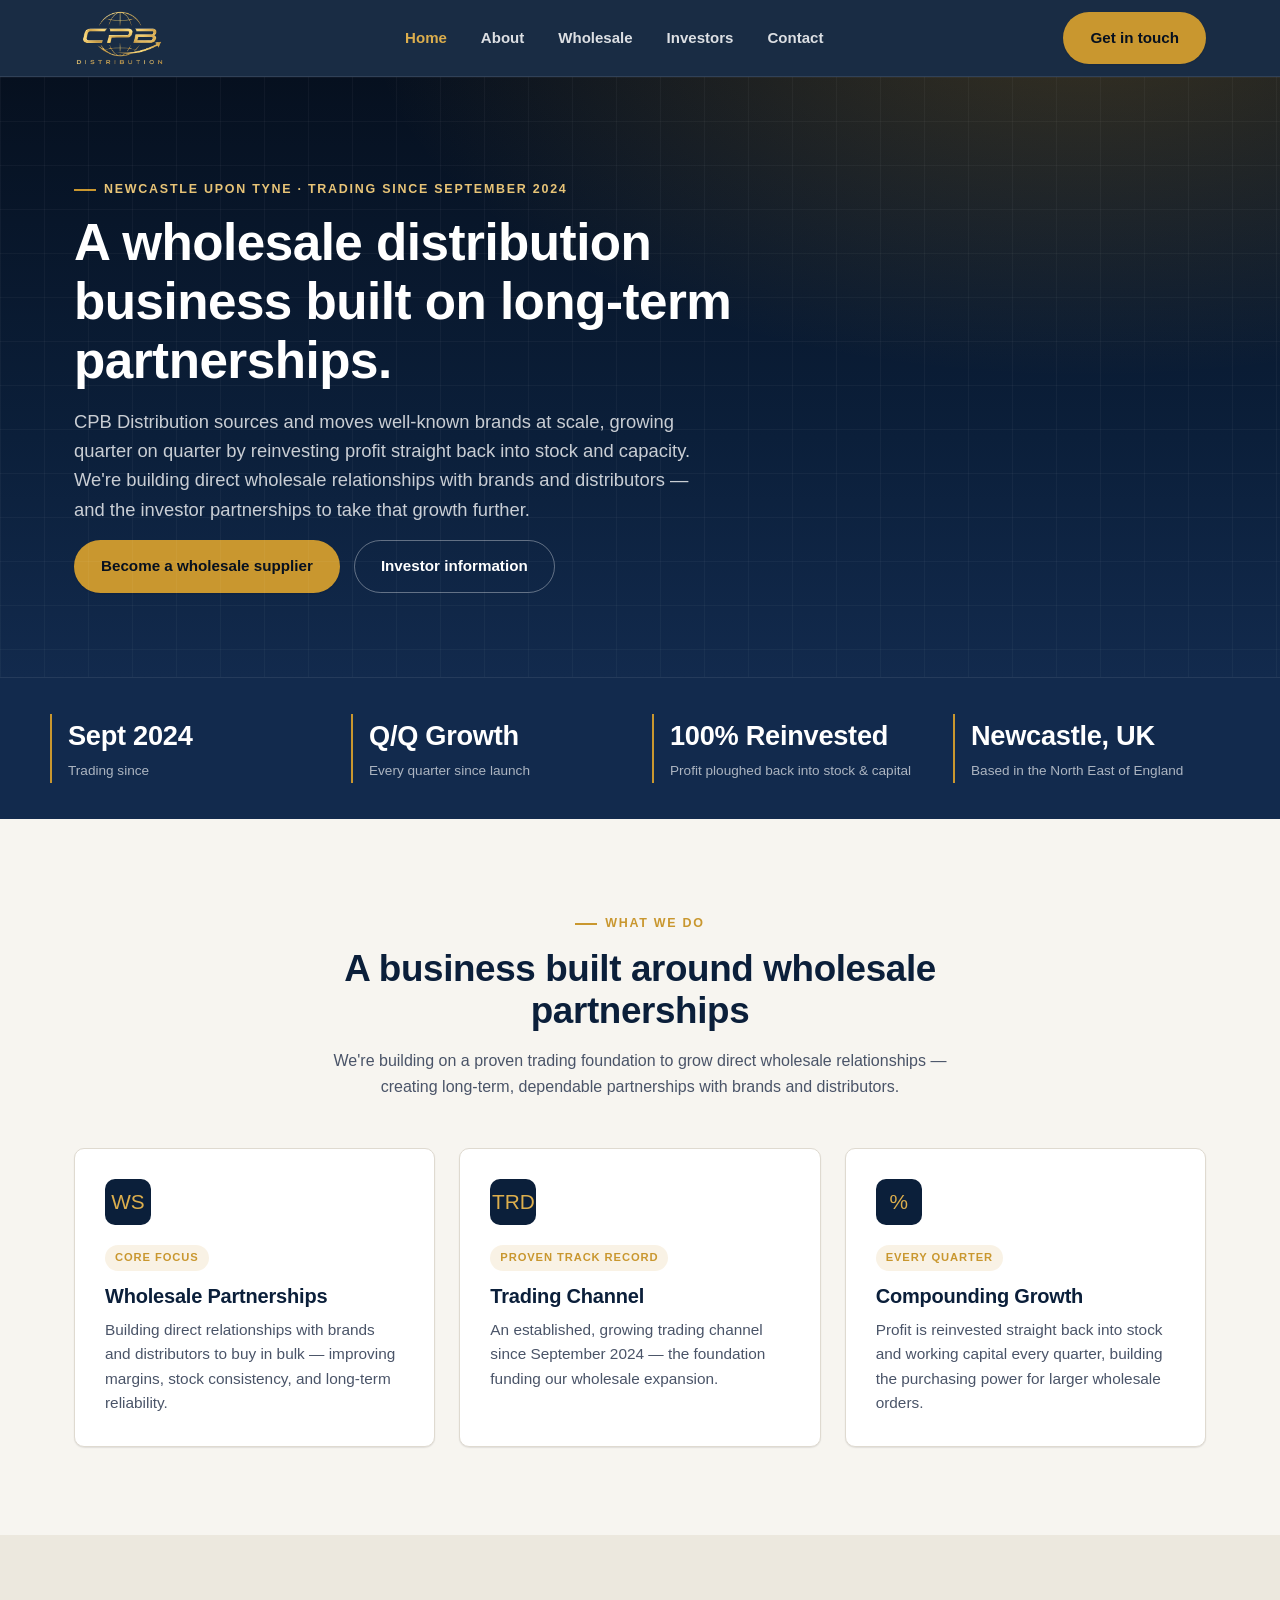
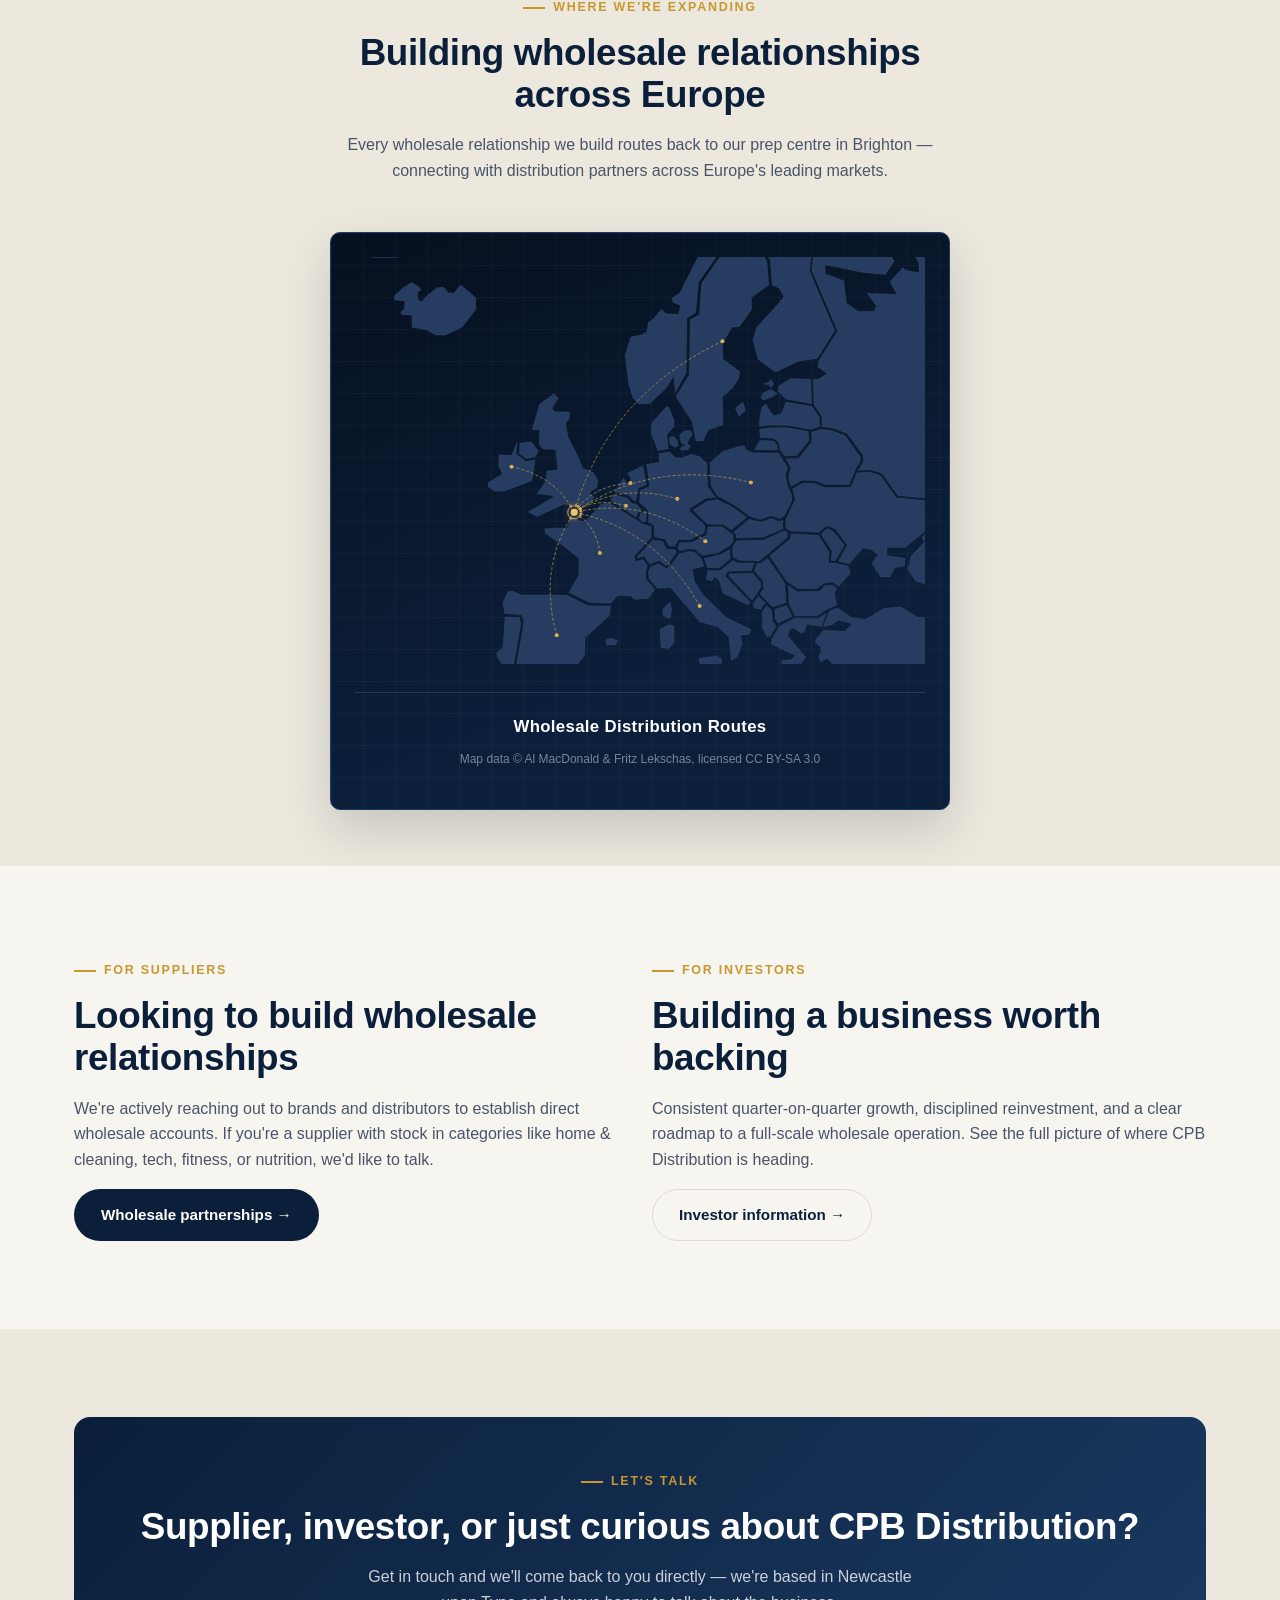
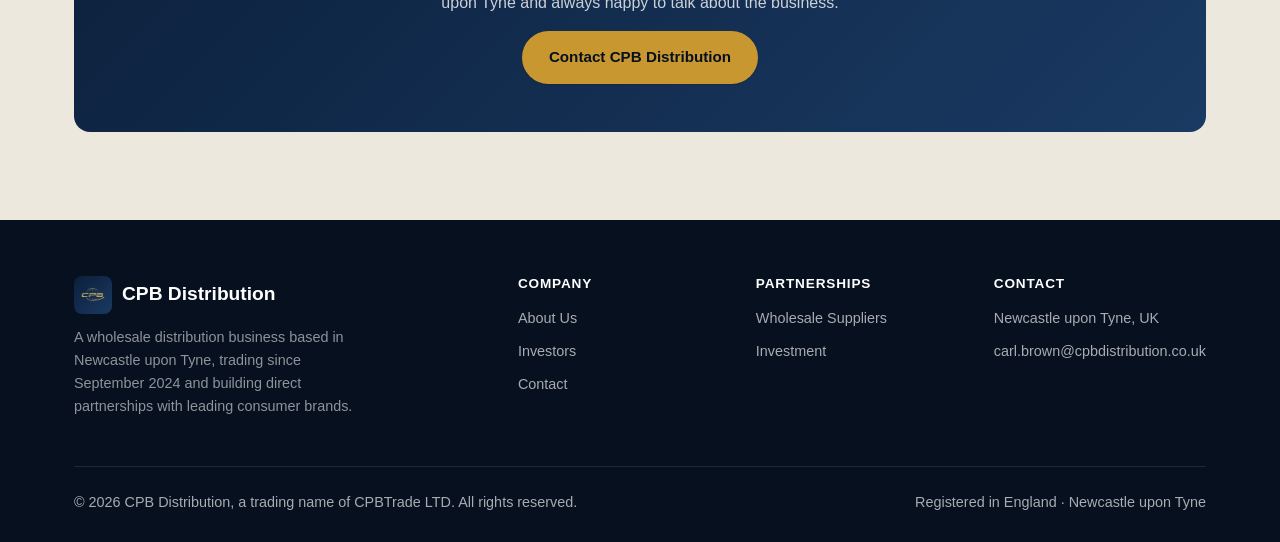
<file: index.html>
<!doctype html>
<html lang="en">
<head>
<meta charset="UTF-8">
<meta name="viewport" content="width=device-width, initial-scale=1.0">
<title>CPB Distribution | Wholesale Distribution &amp; Investment</title>
<meta name="description" content="CPB Distribution is a Newcastle upon Tyne based wholesale distribution business, trading since September 2024, building direct partnerships with leading consumer brands.">
<link rel="icon" href="assets/img/favicon.png" type="image/png">
<link rel="stylesheet" href="assets/css/style.css">
</head>
<body>

<header class="site-header">
  <div class="wrap nav">
    <a href="index.html" class="brand">
      <img src="assets/img/logo-lockup.png" alt="CPB Distribution — Wholesale &amp; Distribution" class="brand-logo">
    </a>
    <nav class="nav-links">
      <a href="index.html">Home</a>
      <a href="about.html">About</a>
      <a href="wholesale.html">Wholesale</a>
      <a href="investors.html">Investors</a>
      <a href="contact.html">Contact</a>
    </nav>
    <div class="nav-cta">
      <a href="contact.html" class="btn btn-primary">Get in touch</a>
      <button class="nav-toggle" aria-label="Toggle menu"><span></span></button>
    </div>
  </div>
</header>

<section class="hero">
  <div class="wrap">
    <div class="eyebrow">Newcastle upon Tyne &middot; Trading since September 2024</div>
    <h1>A wholesale distribution business built on long-term partnerships.</h1>
    <p class="lead">CPB Distribution sources and moves well-known brands at scale, growing quarter on quarter by reinvesting profit straight back into stock and capacity. We're building direct wholesale relationships with brands and distributors — and the investor partnerships to take that growth further.</p>
    <div class="cta-row">
      <a href="wholesale.html" class="btn btn-primary">Become a wholesale supplier</a>
      <a href="investors.html" class="btn btn-outline">Investor information</a>
    </div>
  </div>
</section>

<div class="stat-strip">
  <div class="wrap stat-grid">
    <div class="stat">
      <span class="num">Sept 2024</span>
      <span class="label">Trading since</span>
    </div>
    <div class="stat">
      <span class="num">Q/Q Growth</span>
      <span class="label">Every quarter since launch</span>
    </div>
    <div class="stat">
      <span class="num">100% Reinvested</span>
      <span class="label">Profit ploughed back into stock &amp; capital</span>
    </div>
    <div class="stat">
      <span class="num">Newcastle, UK</span>
      <span class="label">Based in the North East of England</span>
    </div>
  </div>
</div>

<section>
  <div class="wrap">
    <div class="section-head">
      <div class="eyebrow" style="justify-content:center">What we do</div>
      <h2>A business built around wholesale partnerships</h2>
      <p>We're building on a proven trading foundation to grow direct wholesale relationships — creating long-term, dependable partnerships with brands and distributors.</p>
    </div>
    <div class="grid-3">
      <div class="card">
        <div class="icon">WS</div>
        <span class="tag">Core Focus</span>
        <h3>Wholesale Partnerships</h3>
        <p>Building direct relationships with brands and distributors to buy in bulk — improving margins, stock consistency, and long-term reliability.</p>
      </div>
      <div class="card">
        <div class="icon">TRD</div>
        <span class="tag">Proven Track Record</span>
        <h3>Trading Channel</h3>
        <p>An established, growing trading channel since September 2024 — the foundation funding our wholesale expansion.</p>
      </div>
      <div class="card">
        <div class="icon">%</div>
        <span class="tag">Every Quarter</span>
        <h3>Compounding Growth</h3>
        <p>Profit is reinvested straight back into stock and working capital every quarter, building the purchasing power for larger wholesale orders.</p>
      </div>
    </div>
  </div>
</section>

<section class="bg-alt tight">
  <div class="wrap">
    <div class="section-head">
      <div class="eyebrow" style="justify-content:center">Where we're expanding</div>
      <h2>Building wholesale relationships across Europe</h2>
      <p>Every wholesale relationship we build routes back to our prep centre in Brighton &mdash; connecting with distribution partners across Europe's leading markets.</p>
    </div>
    <div class="map-card">
      <svg xmlns="http://www.w3.org/2000/svg" viewBox="350.65 333.3 140 100" id="world-map" class="world-map-svg" role="img" aria-label="Map showing CPB Distribution's target wholesale distribution routes from EU markets into Brighton, UK">
<title>Target wholesale distribution routes into Brighton, UK</title>
<defs>
  <marker id="arrow-eu" viewBox="0 0 10 10" refX="8" refY="5" markerWidth="4.5" markerHeight="4.5" orient="auto-start-reverse">
    <path d="M0,0 L10,5 L0,10 z" class="arrow-fill-eu"/>
  </marker>
</defs>
<g class="countries">
    <path id="_somaliland" d="M512.674,502.797l3.526,2.403l1.046-0.052l8.757-3.008l0.994,3.206l-0.701,2.706l-1.893,1.503l-4.729-0.302l-6.769-4.158L512.674,502.797L512.674,502.797z"/>
    <path id="ae" d="M528.466,468.135l0.753,3.008l8.522,0.752l0.596-6.172l1.644-0.897l0.448-2.257l-2.688,0.753l-2.99,4.521L528.466,468.135L528.466,468.135z"/>
    <path id="af" d="M545.85,435.383l1.374,10.771l3.423,0.752l0.32,1.937l-2.455,2.049l4.573,3.691l8.885-3.198l0.709-3.786l5.593-3.491l2.145-8.091l1.599-1.722l-1.659-2.887l5.412-3.347l-0.691-0.968l-2.498,0.155l-0.226,2.299l-3.354-0.033l-0.062-3.068l-1.079-1.288l-1.815,1.649l0.052,1.515l-2.739,1.036l-5.059-0.319l-6.568,6.881L545.85,435.383L545.85,435.383z"/>
    <path id="al" d="M450.679,420.438v3.984l1.142,2.152l0.82-0.096l1.409-2.566l-0.821-1.15l-0.319-2.844l-1.089-1.012L450.679,420.438L450.679,420.438z"/>
    <path id="am" d="M507.47,420.549l4.149,5.411l-1.218,1.427l-2.939-0.51l-3.646-3.268l0.196-2.146L507.47,420.549L507.47,420.549z"/>
    <g id="ao">
        <path class="mainland" d="M437.366,547.461l2.948,11.003l-0.069,3.478l-4.313,4.633l-0.647,7.527l16.597,0.147l5.395,1.954l4.45-0.58l-2.594-3.251l0.01-9.282l5.101-0.217v-3.621l-4.142-0.172l-0.829-8.575l-1.746,0.024l-0.943-0.848l-1.027,0.054l-1.365,2.646h-5.255l-1.22-1.227l0.363-1.738l-1.436-2.101L437.366,547.461L437.366,547.461z"/>
        <path d="M435.577,544.453l1.504,1.953l1.945-1.842l-0.571-1.909l-0.483-0.035L435.577,544.453L435.577,544.453z"/>
    </g>
    <g id="ar">
        <path class="mainland" d="M279.05,600.613l1.677,1.571l-6.371,9.467l-2.239,2.479l0.777,10.813l4.918,5.974l-4.132,7.209l-3.129,1.35h-3.579l1.003,5.627l-5.593,1.92l1.34,4.729l-3.354,10.701l4.141,3.38l-2.239,5.515l-3.804,5.975l2.014,4.165l-4.918,0.786l-4.028-4.951l-0.674-15.432l-6.258-26.209l1.893-9.163l-4.028-11.713l2.68-15.204l2.463-2.931l-0.605-2.222l3.164-2.888l7.054,0.483l3.942,4.21l4.555,0.078l4.668,2.853l-1.375,3.217l0.329,3.25l6.612-0.312L279.05,600.613L279.05,600.613z"/>
        <path d="M264.745,687.564l0.225,4.951l3.803-0.337l3.242-2.144l-5.48-1.124L264.745,687.564L264.745,687.564z"/>
    </g>
    <path id="at" d="M430.46,403.459l-0.562,1.167l0.483,0.83l2.015-0.415h1.711l1.857,1.572l3.95-0.717l2.904-1.729l0.743-1.167l-0.112-1.504l-2.611-1.954l-3.501,0.035l-0.294,1.988l-3.683,1.797L430.46,403.459L430.46,403.459z"/>
    <g id="au">
        <path class="mainland" d="M672.961,609.067l-0.303,21.938l-3.371,2.472l-0.303,2.161l4.598,3.086l11.35-2.161h5.826l2.145-3.095l12.879-2.472l9.198,2.784l-0.614,3.708l1.228,3.708l7.055-1.236l0.303,1.851l-4.599,3.396l1.53,1.236l3.37-1.236l-0.917,10.2l6.44,4.944l3.683-1.236l1.841,1.852l10.735-1.548l10.123-16.381l3.682-0.925l7.357-13.596l1.841-11.739l-4.599-5.869l1.842-1.236l-3.684-11.436l-3.984-2.783l0.614-15.448l-3.684-2.782l-0.916-8.652h-1.842l-6.138,20.392l-3.37,0.312l-7.668-7.728l4.297-11.437l-7.971-1.547l-8.896,2.472l-2.454,7.104l-3.984,0.925l-0.304-4.944l-16.252,9.889l0.304,3.708l-2.454,3.397h-6.139l-13.19,5.56L672.961,609.067L672.961,609.067z"/>
        <path d="M728.775,668.089l-1.531,6.181l0.304,4.322l4.599-0.312l5.213-8.03L728.775,668.089L728.775,668.089z"/>
    </g>
    <path id="az" d="M508.931,418.674l-0.873,1.486l4.071,5.342l1.418-0.458l2.334,2.446l1.011-4.287l2.533,0.406l-0.104-1.229l-4.165-3.646l-0.795,2.143L508.931,418.674L508.931,418.674z"/>
    <path id="ba" d="M442.708,411.084l-0.319,0.527l5.801,5.981l2.127-3.13l-0.078-1.234l-1.857-2.256L442.708,411.084L442.708,411.084z"/>
    <path id="bd" d="M616.256,457.908l-1.134,2.049l2.938,5.584l0.087,4.357l0.535,1.166l3.449,0.061l1.953-1.875l1.418,0.855l0.285,2.652l1.133-0.708l0.069-3.389l-0.951-0.112l-0.596-2.879l-2.403-0.086l-0.596-1.6l1.469-1.962l0.024-0.97h-4.269L616.256,457.908L616.256,457.908z"/>
    <path id="be" d="M414.019,391.704l-0.554,1.383l5.947,3.925l0.4,0.051l0.375-1.094l0.837-0.588l-1.336-1.499h-0.916l-1.255-1.426L414.019,391.704L414.019,391.704z"/>
    <path id="bf" d="M404.493,493.496l3.146-0.25l5.16,7.295l-4.789,3.613l-3.466-0.892l-4.66,0.062l-0.752,2.73l-3.907,0.19l-1.071-1.461l1.385-4.442L404.493,493.496L404.493,493.496z"/>
    <path id="bg" d="M457.092,414.066l0.139,4.305l1.452,3.025l5.454,0.095l2.455-1.737l2.412-0.959l-0.588-2.75l0.545-1.469l-1.228-0.641l-1.687,0.139l-1.323,1.332l-5.549,0.043L457.092,414.066L457.092,414.066z"/>
    <path id="bi" d="M478.504,538.385l3.691-0.078l-0.959,3.232l-0.935,0.812h-1.142l-0.812-2.187L478.504,538.385L478.504,538.385z"/>
    <path id="bj" d="M411.512,515.288h1.833l0.104-5.204l2.315-3.363l-0.104-5.852l-2.102-0.052l-3.604,2.816l1.504,2.87L411.512,515.288L411.512,515.288z"/>
    <path id="bn" d="M689.038,515.08l-2.489,3.018l2.04,0.641l1.149-1.608L689.038,515.08L689.038,515.08z"/>
    <path id="bo" d="M238.631,561.361l7.114-3.104l2.351,0.226l1.565,6.534l10.839,3.604l1.79,5.523l4.469,0.562l1.902,4.729l-1.34,4.278l-7.27,0.562l-2.68,6.872l-5.705-0.112l-1.79-0.337l-3.293,3.197l-1.625-0.156l-5.593-12.957l1.547-2.316l0.545-9.163l-1.383-5.455L238.631,561.361L238.631,561.361z"/>
    <path id="br" d="M286.631,618.464l5.402-10.391l0.198-8.73l10.079-6.501h5.645l4.435-7.512l0.804-14.418l-1.815-3.855l10.684-9.751l0.406-10.761l-14.514-7.105l-17.53-5.48l-8.264-0.812l2.221-4.669l-0.604-7.104l-1.808-0.596l-2.671,5.308l-1.4,1.754l-3.595-1.59l-12.093,4.261l-4.028-5.073l0.648-5.299l-3.804,3.872l-4.201-2.265l-0.424,0.597l0.009,1.841l3.622,1.945l-5.437,5.73l-3.432-0.034l-3.475-3.535l-3.933,0.121l-0.484,4.2l2.256,2.739l-2.663,8.532l-3.112,0.241l-4.953,3.13l-1.21,6.146l4.296,4.599l0.787-0.89l3.017-0.812l2.576,4.34l7.374-3.164l2.861,0.165l1.971,6.976l10.52,3.337l1.815,5.564l4.478,0.537l2.135,5.314l-1.443,4.729l1.884,2.474l-0.276,3.683l5.048-0.477l4.625,5.844l-0.363,4.105l2.74,2.316l-6.57,9.95L286.631,618.464L286.631,618.464z"/>
    <g id="bs">
        <path d="M222.121,463.112l-1.089-0.337l-0.086,2.101l1.34,1.349l0.917-1.349L222.121,463.112L222.121,463.112z"/>
        <path d="M224.29,466.397l-1.504,0.838l1.417,2.021l0.752-1.011L224.29,466.397L224.29,466.397z"/>
        <path d="M229.14,467.91l-1.591-0.087l0.165,1.012l1.167,1.687l1.002-1.099L229.14,467.91L229.14,467.91z"/>
        <path d="M228.388,465.896l-2.593-1.099l-0.501-2.609l1.002-0.425l1.003,2.023l1.002,0.76L228.388,465.896L228.388,465.896z"/>
        <path d="M225.881,460.588l-1.34-0.337l-0.251-1.686l-1.417-0.501l0.917-0.926l1.668,0.588l1.253,0.762L225.881,460.588L225.881,460.588z"/>
    </g>
    <path id="bt" d="M616.108,453.561l1.34,1.833l4.528,0.034l-0.458-2.507L616.108,453.561L616.108,453.561z"/>
    <path id="bw" d="M454.56,594.589l1.858,0.57l-0.26,5.314l1.911,0.26l4.391-3.959l5.273,0.57l1.399-3.545l6.673-6.095l-8.013-9.223l-0.104-1.514l-0.883-0.26l-2.43,2.24l-6.31,0.154l-0.884,7.866l-2.479,0.57L454.56,594.589L454.56,594.589z"/>
    <path id="by" d="M456.418,382.861l1.297,2.135l-0.519,1.703l0.086,1.349l0.476,1.616l2.68-1.521l3.329,0.086l2.334,0.959h5.922l1.729-4.141l1.037-1.564v-1.045l-3.717-5.23l-3.285-1.305l-2.68-0.303l-2.335,0.743l0.088,2.351l-3.241,4.098L456.418,382.861L456.418,382.861z"/>
    <path id="bz" d="M191.823,483.228l-0.043,3.154h0.726l2.472-4.615h-1.677L191.823,483.228L191.823,483.228z"/>
    <g id="ca">
        <path class="mainland" d="M151.767,281.182l1.72,2.602l0.864,3.475l4.305,1.081l3.017-3.25l2.585,1.306l7.321,0.647l5.169-2.17l0.864,7.157h3.017v-3.034l3.017,0.216l7.538,8.895l4.953,3.035l-2.584,4.123l1.081,1.081l9.673,1.953l0.216,4.34l2.585,0.433l0.648-6.51l4.089-1.08l3.017,4.556l6.457,3.034l3.233,0.647l2.152-2.602l0.216-4.124l3.873-2.387l1.288,3.476l-3.449,6.077l0.432,3.033l1.937-3.033l3.873-3.475l0.216-4.556l-2.152-3.476l0.648-2.817l5.169-2.603l2.369,1.738l0.432,15.188l3.657-3.25l2.152,1.305l-3.017,5.204l3.873,0.865l5.602-8.679l4.737,4.986l-1.936,8.895l-4.737,2.603l-4.521-2.169l-8.177,1.736l0.864,2.818l-2.152,3.476l-6.673,1.521l-7.538,5.86l-6.673,8.896l-0.864,2.817l4.521,1.737l1.72,4.339l6.241,6.293l9.906,4.339l-2.152,9.975l-0.216,2.818l2.585,1.736l3.449-4.555l0.432-8.679l5.385-0.216l2.584-4.988l0.433-7.589l6.889-13.45l8.609,3.034l4.521,6.293l-1.937,6.292l3.449,1.954l8.394-5.646l2.368,15.404l7.754,9.327l0.216,4.771l-8.609,2.17l-4.088,4.338l-8.609-1.953l-4.305-0.217l-7.538,5.86l4.521-1.081l5.601-1.08l1.081,1.305l-1.504,4.771l0.216,4.34l2.585,1.736l2.584-0.648l1.296-1.953h1.72l-2.801,5.205l-5.385,0.215l-2.368,3.476h-3.017l-0.864-2.603l4.305-4.338l-5.169,1.737l-0.233-7.374l-1.487-0.863l-4.521,1.953l-0.432,3.691h-10.338l-8.832,6.08l-11.842,3.908l-1.288-1.738l5.964-8.902l-3.388-3.261l-2.152-4.132l-4.383-3.346l-4.702-0.389l-8.428-5.904l-61.122-10.043l-1.011-4.142l-5.602-5.204v-4.339l0.865-3.907l-0.433-2.168l-2.152-2.171l-0.432-3.475l5.602-3.908l-3.449-18.653l-4.737-0.217l-4.305-5.645L151.767,281.182L151.767,281.182z"/>
        <path d="M130.684,350.117l-1.47,2.818l0.51,1.996l0.959,0.598l-0.225,0.812l-1.029,0.294l0.294,2.965l1.106,1.115l0.882-0.959l-1.106-2.887l0.657-2.299l1.616-2.152l-1.175-1.997L130.684,350.117L130.684,350.117z"/>
        <path d="M135.542,367.008l-1.323,0.52l2.429,2.818l0.588,3.336l2.429,2.592l2.058-0.371v-3.406l-2.498-1.557L135.542,367.008L135.542,367.008z"/>
        <path d="M268.15,295.833l-1.53,1.547l1.34,2.126l6.328,0.77l-4.028-4.252L268.15,295.833L268.15,295.833z"/>
        <path d="M191.105,270.143l0.19,3.475l-6.898,7.148l1.729,5.791l4.979-1.348l2.878-4.253l7.278-2.706l5.938-0.389l-4.599-5.022l-2.299,1.737l-1.729-0.579l-0.959-2.126l-2.109-2.126L191.105,270.143L191.105,270.143z"/>
        <path d="M200.113,259.908l-1.53,2.706l7.477,2.706l2.68-4.055l1.15,2.707h1.919l3.639-4.055l-4.409-1.158l-1.729-1.348l-2.299,2.316L200.113,259.908L200.113,259.908z"/>
        <path d="M213.148,265.318l-5.938,2.508v1.928l7.667,2.896l-1.729,1.928l1.15,2.507l4.789-2.126h4.028l1.919,3.086l3.259-3.285l-0.77-3.095l-2.68,0.968l-0.38-3.863l1.34-2.316h-1.34l-2.109,1.349l-0.959,0.769l0.579,2.707l-1.53,1.158l-2.299-0.19l-0.579-3.476L213.148,265.318L213.148,265.318z"/>
        <path d="M221.005,259.329l-0.579,1.927l3.639,1.738l2.68-1.547l-0.19-1.158L221.005,259.329L221.005,259.329z"/>
        <path d="M223.875,256.044l-2.679,0.968l0.19,1.35l5.938-0.389l-0.19-1.349L223.875,256.044L223.875,256.044z"/>
        <path d="M236.72,259.329l-0.38,1.348l-0.959,1.349v1.929l3.639-0.579l3.83,3.285h1.34v-3.285l-3.83-4.253L236.72,259.329L236.72,259.329z"/>
        <path d="M246.497,263.191l1.53,1.738l-1.34,2.316l0.959,2.507l4.218-2.317v-1.736l-2.49-2.896L246.497,263.191L246.497,263.191z"/>
        <path d="M252.055,258.75l0.19,3.086h5.178l1.34,1.158l-0.19,1.348l-4.599,0.58l3.259,4.443l4.409,0.77l6.128-2.705l-8.817-13.33l-2.68,1.738l0.19,2.316l-3.069-1.158L252.055,258.75L252.055,258.75z"/>
        <path d="M207.399,280.576l-7.278,1.928l-4.219,3.673l0.38,4.054l7.667,2.317l-1.729,3.864l-5.558-3.477l-1.53,2.896l3.639,2.507l-0.19,4.054l5.558,1.547l6.708-0.389l1.149-2.126l4.979,5.601l3.449-1.157l0.579-3.864l2.49,1.737l0.38-3.864l-3.068-1.928l0.19-12.162l-2.68-2.126l-2.87,3.864L207.399,280.576L207.399,280.576z"/>
        <path d="M230.782,289.073l-2.489-1.158l-1.34,1.737l2.68,4.253l0.19,4.054l5.749-3.475v-5.022l2.109-2.126l-2.109-1.547h-3.449L230.782,289.073L230.782,289.073z"/>
        <path d="M243.048,287.335l-4.028,3.285l0.959,4.054h2.49l1.149-2.126l1.729,1.737l1.729-0.19l4.599-3.864L243.048,287.335L243.048,287.335z"/>
        <path d="M242.659,280.956l-0.959,1.928l4.218,1.548l1.15-1.738L242.659,280.956L242.659,280.956z"/>
        <path d="M240.169,273.617l-4.218,0.579l-2.49,2.315l4.599,0.19l-1.34,3.475l0.959,1.548l1.34-0.19l3.259-5.212L240.169,273.617L240.169,273.617z"/>
        <path d="M247.456,272.27l-2.299,0.77l0.38,3.086l3.83,2.507l0.19,1.927l-1.149,1.159l0.579,3.864l14.755,4.823l4.028,1.349l4.028-3.475l-4.789-3.864l-4.409,1.158l-6.128-0.579l-2.299-2.316l-0.579-6.371l-3.83-1.928L247.456,272.27L247.456,272.27z"/>
        <path d="M259.523,292.357l-4.218-0.39l-4.979,1.927l-2.68,3.666l0.769,10.043l8.238,0.39l7.857,3.864l5.559,6.371l4.218-0.19l-1.15,5.981l-3.829,6.371l-4.218,1.926l-3.069-0.578l-1.53-1.348l-2.299,3.086l0.959,3.086l3.259,0.189l4.028-1.928l3.449,8.886l8.626,5.603l5.938-7.529l-4.979-8.108l2.878-3.284l4.028,6.758l7.278-6.371l-1.339-2.896l-4.98,1.548l-3.448-9.466l3.259-5.403l-6.518-6.949l-3.639,2.507l-3.449-7.529l-7.277,0.968l-1.919-9.076l-5.938,4.055l-0.579,5.021h-3.259l0.38-4.443L259.523,292.357L259.523,292.357z"/>
        <path d="M262.021,274.006v1.738l-4.218,0.968l1.149,1.927l4.789,1.928l5.368,0.58l3.831,2.705l3.829-2.127l-2.681-2.705h3.449l2.109-2.316l5.178-0.77v-1.158l-2.878-1.928l0.379-2.127l8.048,1.348l11.886-4.633l-4.41-1.348l1.15-1.547h9.197l1.531-1.547l-18.593-6.569l-4.41-1.547l-4.789,3.476l-5.368-4.443l-2.878-0.19l-0.579,3.675l-3.638-3.285l-4.218,1.349l0.769,2.126l6.328,1.35l-0.38,3.086l3.449,2.125l8.438-2.125l0.19,2.896l-6.898,3.285l-4.218-3.285l-3.83,0.389l3.83,5.411l-1.919,0.969l-2.878-2.508l-2.109,1.348l1.919,3.666h3.259l-0.769,3.475l-2.68-0.389l-3.449-3.674L262.021,274.006L262.021,274.006z"/>
        <path d="M244.941,327.159l-3.657,4.599l-0.225,5.065l3.198-1.841h3.881l2.74,2.533l2.515-2.076L244.941,327.159L244.941,327.159z"/>
        <path d="M289.466,386.977l-9.136,8.748l0.916,2.074l11.186,4.141l1.599-2.758l-0.916-4.599l-3.657,0.458l-2.057-2.299l3.423-3.449L289.466,386.977L289.466,386.977z"/>
    </g>
    <path id="cd" d="M438.023,546.597l8.912-0.155l1.808,2.567l-0.069,1.893l0.665,0.605h4.426l1.271-2.499h1.808l0.734,0.742l2.479-0.069l0.735,8.714l4.287,0.139v0.675l11.521,5.195l0.536,1.012h2.411l-0.268-3.648l-4.356-2.092l0.269-2.766l1.876-4.392l4.287-0.139l-3.683-12.224l0.068-5.195l5.826-9.11l0.068-1.278l-0.874-0.477l0.035-2.472l-1.062-0.095l-1.072-1.366l-17.59-0.795l-3.226,3.138l-5.28-3.475l-1.858,1.141l-1.348,11.35l-3.337,2.575l-1.003,2.283l0.179,3.381l-6.017,4.918l-1.6-0.726l0.216,0.94L438.023,546.597L438.023,546.597z"/>
    <path id="cf" d="M443.452,519.229l4.028,4.356l1.59-2.057l2.532,0.104l0.544-2.006l2.49-1.556l5.169,3.562l2.982-2.956l11.574,0.51l-10.736-11.082l1.443-0.897l0.198-1.954l-2.438-1.149h-3.58l-5.766,5.715l-0.197,2.351l-4.573-0.146l-0.146,1.003l-2.982-0.305l-2.688,5.108L443.452,519.229L443.452,519.229z"/>
    <path id="cg" d="M439.424,526.551l-0.052,1.255l4.131,0.104l0.146,10.728l-3.777-0.104l-2.187-1.703l-1.693,0.951l-0.078,0.476l0.873,0.423l0.251,2.204l-2.334,2.006l0.501,1.057l2.585-2.006h1.244l0.396,1.2l1.644,0.7l5.271-4.46l-0.104-3.259l1.099-2.653l3.38-2.507l0.907-8.479l-2.402,0.009l-2.783,3.812L439.424,526.551L439.424,526.551z"/>
    <path id="ch" d="M423.787,402.82l-3.771,4.011l0.078,0.405l1.547-0.483l1.393,1.937l2.352-0.83l1.625,1.263l0.667-0.38l2.005-3.146l-0.511-0.484l-1.979-0.051l-0.959-1.963L423.787,402.82L423.787,402.82z"/>
    <path id="ci" d="M388.484,521.562l3.697-2.617l4.6-0.806l4.693,1.013l-2.395-3.622l-0.701-2.213l0.701-6.544l-4.192,0.198l-1.9-1.814l-3.994,0.104l-1.901,0.304l0.198,4.425l-1.002,0.406l-1.203,2.215l3.095,3.62L388.484,521.562L388.484,521.562z"/>
    <g id="cl">
        <path d="M261.391,683.51l-3.691,8.109l6.371,0.674l0.112-5.403L261.391,683.51L261.391,683.51z"/>
        <path d="M260.137,682.239l-2.775,3.068l-0.337,3.604l-5.368-3.043l-5.705-8.221l-1.677-2.932l2.351-3.043l-0.225-3.83l-2.68-1.124l-2.126-1.572l0.449-2.144l2.792-0.787l0.562-12.387l-4.356-2.48l-2.844-64.477l0.735-1.278l5.567,12.836l1.781,0.035l0.579,2.049l-2.369,2.868l-2.723,15.448l3.873,11.895l-1.79,9.007l6.31,26.485l0.666,15.49l4.521,5.229L260.137,682.239L260.137,682.239z"/>
        <path d="M241.717,649.833l-1.115,1.686l0.562,2.932l1.115,0.112l0.562-3.718L241.717,649.833L241.717,649.833z"/>
    </g>
    <path id="cm" d="M428.031,519.428l2.783,2.561l-0.199,3.959l15.266-0.354l1.245-1.399l-4.375-4.711l-0.648-1.703l2.784-5.212l-1.893-3.458l-1.591-0.855v-1.755l1.841-1.202l0.104-5.463l-1.46-0.164l-0.024,2.87l-6.414,11.972l-3.925,0.199l-2.688,1.85L428.031,519.428L428.031,519.428z"/>
    <g id="cn">
        <path class="mainland" d="M594.498,386.128l-2.99,7.521l-4.124-0.217l-4.349,9.518l3.691,4.701l-7.606,10.504l-3.907-0.658l-2.611,3.285l0.648,1.971l3.043,0.217l1.521,3.5l3.044,0.658l9.344,12.04v6.129l4.563,2.844l4.996-0.873l6.303,3.719l7.605,2.187l3.691-0.439l4.132-0.441l8.687-5.688l2.828,0.44l1.08,2.567l2.396,0.718l3.26,4.813l-2.17,4.814l1.306,3.285l3.69,1.312l0.647,3.942l4.35,0.439l0.647-1.971l6.302-3.285l3.907,0.217l4.563,5.03l3.043-1.312l1.954,0.216l0.873,2.412l1.521,0.216l2.169-3.06l8.688-3.285l7.823-9.413l2.61-8.974l-0.217-5.912l-3.259-0.656l1.953-2.188l-0.434-3.501l-8.255-8.314v-4.157l2.386-3.062l2.388-1.098l0.216-2.412h-6.085l-1.089,3.285l-2.828-0.656l-3.475-3.718l2.17-5.688l3.043-3.285l2.827,0.217l-0.434,5.031l1.521,1.313l3.691-3.717l1.306-0.216l-0.433-2.844l3.476-4.158l2.61,0.216l1.521-4.813l1.781-0.942l0.182-3l-1.729-1.815l-0.147-4.736l3.329-0.217l-0.216-12.214l-2.334,1.4L694.267,377l-3.897-0.009l-11.298-6.354l-8.16-9.837l-8.281-0.086l-2.107,1.833l2.68,6.137l-0.935,5.758l-3.335,1.383l-1.876-0.147l-0.139,5.696l1.954,0.441l3.476-1.53l4.563,2.187v2.188l-3.26,0.216l-2.611,5.688l-2.386,0.215l-8.472,11.16l-8.902,3.941l-6.086,0.441l-4.124-2.844l-5.869,3.068l-6.302-1.971l-1.521-4.158l-10.642-0.657l-5.646-9.188h-2.386l-1.92-4.262L594.498,386.128z"/>
        <path d="M671.802,472.655l-2.064,0.579l-1.487,1.833l1.236,2.411l1.814,0.163l2.066-1.832l0.492-2.411L671.802,472.655L671.802,472.655z"/>
    </g>
    <path id="co" d="M234.326,498.251l-1.781-0.182l-11.773,9.707l-1.245,3.414l-1.608,0.182l0.717,7.546l-4.105,10.07l4.46,3.776l5.714,0.363l3.924,5.757l5.705,0.183l-0.182,4.312h2.135l2.316-7.909l-2.144-2.694l0.536-5.031l4.46-0.363l-0.536-11.688l-9.993-3.232l-2.316-6.293L234.326,498.251L234.326,498.251z"/>
    <path id="cr" d="M202.905,502.745l1.202,2.352l0.977,1.297l-1.314,3.898l-2.507-1.764l-4.097-3.752v-2.48L202.905,502.745L202.905,502.745z"/>
    <path id="cu" d="M205.904,469.846v1.1l4.599,0.086l2.169-1.263l0.337,0.926l4.512,1.098l4.011,3.622l-0.917,1.262l0.165,1.436l3.345,0.839l3.345-1.514l1.504-1.513l-2.169-1.098l-11.194-6.569l-3.924-0.424L205.904,469.846L205.904,469.846z"/>
    <g id="cv">
        <path d="M350.01,490.264l-1.642,0.942l1.175,0.941l1.409-0.708L350.01,490.264L350.01,490.264z"/>
        <path d="M354.046,492.165l-1.071,0.951l0.762,1.409l1.832-0.821L354.046,492.165L354.046,492.165z"/>
        <path d="M351.704,494.836l-1.375,0.821l1.479,1.979l1.168-0.612L351.704,494.836L351.704,494.836z"/>
    </g>
    <path id="cy" d="M484.555,437.794l1.062,0.771l-3.294,3.119l-1.573-0.052l-1.167-0.821l0.156-1.529l2.386-0.155L484.555,437.794L484.555,437.794z"/>
    <path id="cz" d="M437.202,398.921h2.567h1.263l2.049,1.461l3.795-3.155l-3.683-2.627l-3.648-1.765l-2.498,0.45l-3.389,2.178L437.202,398.921L437.202,398.921z"/>
    <path id="de" d="M422.257,384.234l3.086-0.5v-2.178l2.584-0.425l1.418,1.427l1.495,0.164l2.334-1.012l2.083,0.588l1.832,1.592l0.251,5.955l1.832,2.438l-2.411,0.337l-4.003,2.515l0.338,0.839l3.579,3.354l-0.251,1.677l-3.328,1.677l-3.085,0.086l-0.753,1.59h-1.581l-0.752-1.676l-2.749-0.675l-0.088-2.767l-1.39-0.77l0.114-1.861l-0.406-1.328l-1.982-1.824l0.414-2.854l2.161-1.011L422.257,384.234L422.257,384.234z"/>
    <g id="dk">
        <path d="M427.123,370.076l-3.586,3.968l-0.13,2.584l1.635,4.263l2.559-0.484l-0.319-3.483l1.764-1.971l-0.034-1.548l-1.245-3.223L427.123,370.076L427.123,370.076z"/>
        <path d="M428.979,377.354l-1.062,0.229v1.583l1.128,0.875l0.997-0.25l-0.243-1.503L428.979,377.354z"/>
        <path d="M432.306,375.848l-0.949,0.23l-1.056,0.968l0.448,1.954l1.292,0.507l-1.334,0.535l-0.255,0.685h2.005l0.602-1.099l-0.768-0.378l0.25-0.962l0.916-1.205l-0.25-1.042L432.306,375.848z"/>
    </g>
    <path id="dj" d="M508.991,499.771l-0.493,2.903l3.424-0.052l0.052-4.271l-1.253-0.77L508.991,499.771L508.991,499.771z"/>
    <path id="dm" d="M256.23,485.371l-0.761,1.616l0.917,1.228l1.141-0.994L256.23,485.371L256.23,485.371z"/>
    <path id="do" d="M242.434,481.533l-4.573-2.991l-2.887-1.021l-0.578,5.521l0.578-0.047l0.761,1.461l0.994-1.15l2.896-0.77l2.516,0.536L242.434,481.533L242.434,481.533z"/>
    <path id="dz" d="M424.625,435.764l-3.526-1.186l-14.677,2.758l-3.198,2.429l1.953,10.088l-5.835,0.233l-3.509,5.646l-8.359,2.005l0.025,4.105l27.532,21.048l4.692,0.398l15.654-12.231l-1.565-1.971l-2.938-0.398l-1.764-2.955V453.5l-1.177-1.184l0.199-3.155l-3.13-3.155l-0.389-3.354l1.366-0.986l-0.59-3.553L424.625,435.764L424.625,435.764z"/>
    <g id="ec">
        <path class="mainland" d="M213.986,529.43l-4.088,2.541l-0.294,3.771l-0.821,1.234l2.576,2.473l-1.115,1.219l0.259,3.113l4.607,1.098l6.976-8.256l-0.017-2.878l-3.345-0.216L213.986,529.43L213.986,529.43z"/>
        <path d="M183.533,531.443l-0.536,2.378l-0.994,1.002l0.683,1.228l1.754-0.69l0.838-1.461l-0.536-1.537L183.533,531.443L183.533,531.443z"/>
    </g>
    <g id="ee">
        <path class="mainland" d="M462.562,363.299l-4.84-0.173l-3.068,1.875l-0.043,1.392l1.987,1.875l6.182,1.047L462.562,363.299L462.562,363.299z"/>
        <path d="M452.236,364.042l-1.308,0.44l1.308,0.226l0.595,0.69l0.711-0.852l-0.709-1.215L452.236,364.042z"/>
        <path d="M452.792,365.792l-1.862,0.833l-0.643,1.111l0.643,0.722l2.362-0.875l1.137-0.752L452.792,365.792z"/>
    </g>
    <path id="eg" d="M466.16,449.222l2.308,0.062l4.495,1.244l2.135,0.061l2.646-2.213h1.234l2.249,1.245h2.845l0.51-0.035l1.798,5.17l0.51,1.668l0.477,2.498l-0.85,0.622l-1.461-0.734l-1.686-5.498l-1.521-0.111l-0.111,1.867l1.012,3.232l8.1,10.027l0.173,4.305l-2.359,2.723l-22.163-0.251L466.16,449.222L466.16,449.222z"/>
    <path id="er" d="M496.224,493.859l-0.216-5.093l3.423-3.992l0.926,0.709l1.686,5.637l8.091,6.023l-1.47,1.808l-5.922-5.091L496.224,493.859L496.224,493.859z"/>
    <g id="es">
        <path class="mainland" d="M402.565,416.322h-11.014l-2.222-1.004l-1.071,0.078l-1.297,2.696l0.458,2.775l4.21,0.389l0.536,1.771l-1.833,10.33l0.078,1.851l2.981,1.617l3.439,0.232l6.881-1.694l3.363-4.233l0.077-4.313l5.965-5.395l0.302-2.386l-5.428-0.078L402.565,416.322L402.565,416.322z"/>
        <path d="M374.265,458.444l-1.513,0.873l0.7,0.709L374.265,458.444L374.265,458.444z"/>
        <path d="M369.009,458.608l-1.875,0.476l0.935,1.418h1.407L369.009,458.608L369.009,458.608z"/>
        <path d="M364.549,457.191l-1.176,1.184l1.643,1.418l0.935-2.126L364.549,457.191L364.549,457.191z"/>
        <path d="M413.578,426.877l-1.375,0.467l0.304,1.235h1.988l0.839-0.925L413.578,426.877L413.578,426.877z"/>
    </g>
    <path id="et" d="M489.982,508.606l6.292-14.005l6.25,0.035l5.541,4.814l-0.39,3.968h4.296l0.44,2.386l6.95,4.157l4.286,0.217l-8.15,8.756l-11.194,3.449h-2.773l-4.944-4.219l-1.953-0.82l-3.786-5.576l-2.499,0.035l-0.294-2.559L489.982,508.606L489.982,508.606z"/>
    <path id="fi" d="M453.072,340.202l1.79,0.786l1.104,2.074l-1.104,1.436l-5.55,6.068l-0.952,3.199l1.271,4.633l4.278,3.199l5.706-2.715l4.598-0.64l4.279-6.872l-3.173-7.512l-3.018-7.192l0.477-4.633l-1.901-0.32l-0.492-3.38l-2.559-4.175l-2.836,1.962l-1.114,4.556l-3.008-1.807l-4.185-1.021l-0.934,1.09l1.607,1.453l2.931-0.053l2.359,3.812L453.072,340.202L453.072,340.202z"/>
    <g id="fk">
        <path d="M281.194,678.393l-2.273-0.25l-2.265,1.521l1.642,1.781L281.194,678.393L281.194,678.393z"/>
        <path d="M283.459,677.252l-0.752,2.411l-2.144,1.901l0.13,0.631l3.655-1.4l1.513-1.901L283.459,677.252L283.459,677.252z"/>
    </g>
    <g id="fr">
        <path class="mainland" d="M412.973,393.588l-1.91,0.467l-3.82,4.158l-1.149,0.078l-1.53-1.081l-0.993,0.233l-0.762,2.386l-5.584,0.155l0.156,1.236l3.82,2.543l4.435,3.543l-0.077,4.236l-2.368,4.157l5.126,2.464l5.204,0.154l1.606-1.85l3.286,0.078l0.916,0.848l3.285-0.233l1.686-2.162l-2.145-2.541l-0.155-1.616l0.458-1.771l-1.071-1.539l-1.833,0.535l-0.232-1.383l4.054-4.469v-2.697l-2.348-0.767l-1.432-0.987L412.973,393.588L412.973,393.588z"/>
        <path d="M276.163,517.285l5.058,3.154l-2.646,5.255l-0.959,1.21l-2.809-1.615l0.079-5.663L276.163,517.285L276.163,517.285z"/>
        <path d="M540.023,586.93l-1.972,0.129l-0.129,1.722l1.313,0.269l1.972-0.925L540.023,586.93L540.023,586.93z"/>
        <path d="M516.857,562.666l0.656,1.461h1.055l0.526-1.857L516.857,562.666L516.857,562.666z"/>
        <path d="M258.823,489.822l-0.917,0.847l0.683,1.383l1.296-0.38L258.823,489.822L258.823,489.822z"/>
        <path d="M428.039,418.016l-1.687,1.695l-0.154,1.538l1.374,0.847l0.536-0.076l0.303-2.24L428.039,418.016L428.039,418.016z"/>
        <path d="M254.095,484.065l-1.296,0.535l0.458,1.149l1.521-0.994l-0.303-0.311L254.095,484.065L254.095,484.065z"/>
    </g>
    <path id="ga" d="M435.438,526.646l-0.104,2.151l-4.875-0.104l-2.982,5.766l7.012,7.667l1.736-1.453l-0.052-1.503l-1.192-0.554v-1.057l2.688-1.701l2.387,1.807l2.638,0.052l-0.054-9.067l-4.176-0.196l-0.052-1.903L435.438,526.646L435.438,526.646z"/>
    <g id="gb">
        <path class="mainland" d="M400.629,367.984l-1.582,2.395l0.631,0.959h3.648v1.6l-0.952,1.278l0.632,3.354l2.058,3.994l1.581,3.672l2.533,0.959l1.105,1.92l-0.155,1.755l-1.582,0.959l-0.156,0.795l1.106,0.64l-0.951,1.279l-2.221,0.959l-4.279-0.477l-6.664,3.035l-2.221-1.115l6.345-3.674l-0.796-0.477l-3.328-0.32l2.058-3.033l0.319-2.56l2.696-0.319l-0.475-4.953l-3.174-0.155l-0.95-1.115l0.155-3.674l-1.901,0.156l1.901-6.388l3.492-2.56L400.629,367.984L400.629,367.984z"/>
        <path d="M393.974,378.693l-2.853,0.32l-0.156,2.56l1.901,1.278l2.058-0.475l0.796-1.436L393.974,378.693L393.974,378.693z"/>
    </g>
    <path id="ge" d="M495.144,415.596l2.827,3.691l3.527,1.625l2.169-0.01l3.726-1.01l0.935-1.461l-11.021-4.123L495.144,415.596L495.144,415.596z"/>
    <path id="gh" d="M399.091,513.179l0.968,2.273l2.524,3.959l1.4-0.052l3.819-2.171l-0.268-12.354l-2.957-0.864l-4.141,0.112L399.091,513.179L399.091,513.179z"/>
    <g id="gl">
        <path class="mainland" d="M292.587,282.398l-1.176,1.877l2.118,2.117l-0.942,2.118l3.06,3.994l3.761-1.176l4.936-0.466l5.644,6.111l3.761,10.104l-3.051,6.345l4.227-0.708l2.354,1.409l0.232,3.06l-5.168,0.233l2.818,2.817l3.526,0.709l-7.754,10.339l-0.942,6.345l1.643,5.169l-1.176,3.06l2.118,6.578l3.993,4.469l1.176-0.232l2.584-0.709l0.233,3.76l1.642,2.352l3.052-0.234l2.353-8.695l7.053-8.697l10.581-4.227l6.578-8.229l3.05,1.408h6.345l5.17-5.168l6.346-2.584l0.708-3.994l-3.993-3.527l-3.526-1.175l-1.885-4.937l4.469-2.584l7.054,3.76l2.353-2.584l-3.761-2.117l7.996-10.813l-1.409-4.702l-3.761-0.232l1.408-4.228l4.703-2.118l9.637-8.461l-2.816-3.053l-10.814,0.941l-5.645,5.646l3.295-7.287l-3.762-0.942l-2.117,3.761l-3.051-2.585l-8.464,0.941l2.353-3.76l13.865-0.467l-3.527-4.702l-15.04-2.817l-6.11,0.941l0.233,3.061l-6.345-2.118l0.232-2.118l-4.47,0.941l-0.942,2.353l4.703,1.642l-4.936,3.527l-3.527-3.994l-4.936-1.408l-0.709,3.76h-4.937l-1.885-3.994l-7.754-1.176l-4.228,2.117l-0.233,2.818l-5.402-0.709l-3.294,1.409l0.234,3.293v1.644l-6.111,1.176l-2.818-1.877l-1.885,3.052l2.819,3.06l5.878-0.709l0.467,1.885l-4.469,2.118L292.587,282.398L292.587,282.398z"/>
        <path d="M311.396,319.066l1.409,2.119l-0.708,2.584h-1.409l-1.885-2.119l0.467-1.643L311.396,319.066L311.396,319.066z"/>
        <path d="M370.159,313.189l3.993,1.176l-0.234,3.293l-4.227-2.118l-0.942-1.176L370.159,313.189L370.159,313.189z"/>
    </g>
    <path id="gm" d="M366.719,497.006l-0.111,0.959l5.98-0.086l0.304-0.891l-0.13-0.898l-1.721,0.7L366.719,497.006L366.719,497.006z"/>
    <path id="gn" d="M369.77,505.304l2.629,4.046l3.423-2.974l3.511-0.155l2.922,3.881l2.48,1.635l0.933-1.816l0.83-0.466l-0.061-3.993l-1.65-4.737l-5.065,0.562l-6.267-0.501l-0.034,1.606L369.77,505.304L369.77,505.304z"/>
    <g id="gq">
        <path d="M427.184,522.134l-0.396,1.703l1.191,0.648l1.143-0.855l-0.397-1.755L427.184,522.134L427.184,522.134z"/>
        <path d="M430.771,526.697l-0.054,1.202l3.924,0.198l-0.052-1.356L430.771,526.697L430.771,526.697z"/>
    </g>
    <g id="gr">
        <path class="mainland" d="M453.004,427.213l-0.096,1.15l4.003,2.014l1.911,0.734l-1.003,1.055l-2.23,0.227l-0.319,1.01l0.771,1.738l2.498,1.33l1.09,0.096l0.138-2.981l1.635-1.972l-4.46-5.272l0.589-1.789l1.046-0.043l1.591,1.279l1.002-0.501l0.319-1.79l3.732,0.534l1.134-3.239l-1.953,1.375l-5.731-0.14l-3.726,1.929L453.004,427.213L453.004,427.213z"/>
        <path d="M461.69,438.442l1.408,0.043l0.589,0.873h2.05l1.363-0.501l0.459,0.553l-0.907,1.192l-4.002,0.139l-0.728-0.959l-0.77-0.458L461.69,438.442L461.69,438.442z"/>
    </g>
    <path id="gt" d="M183.456,491.11l5.126,3.752l5.169-6.423l-0.881-1.331l-1.764-0.062v-3.761l-1.322-0.804l-4.002,1.192l1.53,3.526L183.456,491.11L183.456,491.11z"/>
    <path id="gw" d="M368.196,502.356l1.211,2.395l3.396-2.922l0.035-0.899l-4.003-0.579L368.196,502.356L368.196,502.356z"/>
    <path id="gy" d="M261.399,510.654l6.241,5.652l-2.481,2.87l-0.199,1.703l3.259,3.362l-0.078,3.232l-5.67,2.16l-3.397-4.59l0.726-5.515l-1.452-4.105L261.399,510.654L261.399,510.654z"/>
    <path id="hn" d="M194.408,488.742l7.987-0.303l2.369,2.817l-1.478-0.338l-2.844,0.121l-3.717,3.492l-1.59,3.536l-1.046-0.555l-0.009-3.872l-2.299-1.539L194.408,488.742L194.408,488.742z"/>
    <path id="hr" d="M443.417,407.816l-3.051,2.515h-3.095l-0.372,2.178l1.418,0.372l0.709-1.055l1.114,0.977l0.891,3.112l6.109,2.853l0.605-0.691l-6.197-6.396l0.631-1.166l5.888-0.226l0.596-1.876l-3.838,0.111L443.417,407.816L443.417,407.816z"/>
    <path id="ht" d="M231.845,477.159l2.974,0.311l-0.354,3.648l-0.294,1.919l-3.466-0.19l-0.614,0.926l-1.063-0.077l-0.38-1.997l3.656-0.304l-0.225-2.073l-1.677-0.691L231.845,477.159L231.845,477.159z"/>
    <path id="hu" d="M444.386,403.01l-1.003,1.573l0.078,2.403l1.599,0.82l4.919,0.147l6.854-5.774l0.034-1.279l-0.742-0.371l-4.953,2.248L444.386,403.01L444.386,403.01z"/>
    <g id="id">
        <path d="M639.517,513.628l-0.241,1.971l5.869,9.862h1.711l12.23,20.461l4.894,0.492l2.445-7.148l-3.916-2.464l-0.734-3.941L639.517,513.628L639.517,513.628z"/>
        <path d="M697.475,540.891l1.954,2.396l-1.271,3.596v0.684h2.887l1.021-8.989l0.934,0.26l1.694,8.212l1.615,0.434l1.53-3.512l-1.53-5.308l-1.271-2.31l3.993-2.911l-0.935-1.288l-3.819,2.48h-1.021l-1.866-2.74l0.597-1.201l3.146-1.539l4.754,1.453l1.444-0.089l3.568-3.335l-1.442-1.451l-3.312,2.565h-2.127l-3.224-1.538l-2.29,0.086l-2.55,4.106l-1.616,7.105L697.475,540.891L697.475,540.891z"/>
        <path d="M718.791,524.805l-1.616,3.935l2.549,3.337h0.849l1.105-2.223l0.597-0.77l-1.105-1.201l-1.617-0.597L718.791,524.805L718.791,524.805z"/>
        <path d="M723.805,537.729l-3.482,0.77l-1.021,1.115l0.847,1.453l2.291-0.855l1.442-0.855l2.126,1.712l0.935-0.771l-1.693-2.057L723.805,537.729L723.805,537.729z"/>
        <path d="M666.045,548.854l-2.377,1.625l0.51,1.364l7.564,1.712l3.82,0.684l1.615,1.712l4.331,0.345l2.04,1.711l1.867-0.432l1.702-1.539l-3.146-1.452l-2.715-2.308l-7.053-1.713L666.045,548.854L666.045,548.854z"/>
        <path d="M690.768,556.295l-1.865,1.029l1.104,1.201l2.715-1.027L690.768,556.295L690.768,556.295z"/>
        <path d="M693.991,555.526l0.338,1.625l1.954,0.51l0.761-0.942l-0.848-1.288L693.991,555.526L693.991,555.526z"/>
        <path d="M698.668,559.805l-2.377,0.347l2.126,1.798h1.694L698.668,559.805L698.668,559.805z"/>
        <path d="M699.342,556.979l-0.511,1.027l3.821,0.596l2.974-1.711l-1.694-0.511l-2.715,0.771l-1.021-0.856L699.342,556.979L699.342,556.979z"/>
        <path d="M711.833,557.583l-4.416,3.683l0.423,0.942l1.866-0.345l2.205-2.059l4.331-0.597l-0.848-1.452L711.833,557.583L711.833,557.583z"/>
        <path d="M734.126,532.446l-3.604,0.406l-2.315,1.693l0.959,1.938l3.925,0.726v0.727l-2.48,2.015l1.201,4.192l1.201,0.078l1.037-4.115h1.919l0.806,4.027l9.361,7.746l0.241,6.051l3.198,3.467l1.442-0.077l0.319-21.369l-5.438-3.785l-5.125,3.467l-1.843,1.132l-3.043-1.937l-0.078-6.128L734.126,532.446L734.126,532.446z"/>
        <path d="M690.689,519.532l-1.997,7.503l-10.831,3.656l-3.241-3.804l-1.573,0.433l2.939,11.34l4.398,0.493l5.869,2.222v2.222l2.688-0.493l3.916-5.42v-4.435l2.204-4.435l2.445,0.491l-2.938-6.163l-0.449-3.968L690.689,519.532L690.689,519.532z"/>
    </g>
    <path id="ie" d="M394.915,383.085l-0.786,5.187l-6.975,2.56h-2.223l-1.582-1.115v-0.96l3.492-2.238l-0.951-1.92l0.156-2.714l3.018,0.155l1.383-3.25l-0.183,2.887l2.344,1.858L394.915,383.085L394.915,383.085z"/>
    <path id="il" d="M486.378,444.899l-1.365,4.348l1.771,5.213l2.031-7.616v-1.633L486.378,444.899L486.378,444.899z"/>
    <path id="in" d="M595,509.688l3.958-1.938l2.352-8.505l-0.104-10.441l13.468-14.54v-3.447l2.774-1.081l-0.104-3.984l-2.991-5.817l1.712-3.121l3.742,3.449l4.808,0.216v1.938l-1.495,1.616l0.318,0.863l2.567,0.104l0.536,2.904h0.752l1.928-3.449l0.958-9.042l3.207-2.265l0.104-3.12l-1.279-2.481l-2.031-0.104l-7.951,5.256l0.5,3.38l-5.584-0.019l-1.97-2.41l-1.072,0.138l0.363,3.354l-12.075-0.863l-7.485-3.337l-0.397-4.106l-4.988-3.094l-0.06-6.371l-3.423-3.916l-7.867,0.752l0.855,3.424l3.854,3.12l-6.665,13.641l-4.46,0.337l-0.734,1.644l4.392,4.062l-0.216,4.105l-4.486-0.069l-0.484,2.04l3.727-0.164l0.104,1.616l-2.671,1.4l1.711,3.232l3.312,1.08l2.031-1.504l0.959-2.688l1.177-0.535l1.392,1.398l-0.424,3.449l-0.96,1.617l0.217,2.8L595,509.688L595,509.688z"/>
    <path id="iq" d="M502.793,433.637l-1.348,6.664l-5.585,4.65l0.354,2.195l5.455,0.371l8.688,7.07l4.857-0.138l0.13-1.634l1.78-1.91l2.49,1.409l0.329-0.312l-4.815-6.405l-2.282-0.139l-3.033-3.898l0.604-2.868l0.926-0.121l0.319-1.271l-4.132-4.348L502.793,433.637L502.793,433.637z"/>
    <path id="ir" d="M507.409,427.516l-1.057,1.098l0.104,1.738l1.314,1.842l4.658,5.101l-0.709,2.04h-0.812l-0.406,2.04l2.637,3.371l2.43,0.207l4.865,6.732l2.732,0.208l2.126,1.529l0.104,3.062l8.411,4.9h3.139l1.927-1.634l2.43-0.104l1.418,3.268l9.085,1.262l0.27-3.337l3.007-1.089l0.139-1.193l-2.395-3.268l-5.334-4.287l2.801-2.55l-0.198-1.124l-3.511-0.544l-1.486-11.843l-0.173-2.723l-9.518-3.641l-4.218,0.951l-2.36,2.896l-2.092-0.139l-0.604,0.511l-4.66-0.303l-5.878-4.288l-2.188-2.394l-1.003,0.24l-1.808,2.066L507.409,427.516L507.409,427.516z"/>
    <path id="is" d="M366.261,340.521l-1.693-0.959l-2.283,1.443l-1.962,1.814l0.052,1.013l2.541,0.319l-0.156,1.815l-0.898,0.908l0.217,0.588l2.541,0.164v2.938l3.656,0.641l2.17,1.229l2.437,0.104l4.186-2.083l3.231-4.271l0.053-2.887l-1.963-1.66l-1.642-1.392l-0.743,0.536l-1.115,1.443l-1.271-0.164l-1.271-1.393l-1.642,0.156l-2.386,1.979l-1.437,1.547l-0.795-0.69l-0.053-1.712l0.795-0.536L366.261,340.521L366.261,340.521z"/>
    <g id="it">
        <path class="mainland" d="M423.233,409.391l-0.535,1.356l0.146,1.478l2.065,2.412l3.25-0.113l7.175,8.334l4.479,1.297l2.646,2.498l0.631,5.695l1.417-0.828l1.229-3.104l-0.303-2.229l2.101-0.19l0.304-1.263l-5.922-2.834l-5.619-5.523l-2.238-3.303l-0.545-3.137l2.861-0.684l-0.734-2.066l-1.755-1.478l-1.513-0.069l-2.108,0.58l-1.99,2.781l-1.201,0.795l-1.858-1.141L423.233,409.391L423.233,409.391z"/>
        <path d="M440.668,431.898l-1.253-0.674l-4.278,0.674l0.146,1.158l3.847,1.937l0.579,0.631l1.012,0.147L440.668,431.898L440.668,431.898z"/>
        <path d="M427.806,423.566l-2.289,1.158l0.303,4.469l1.833,0.311l1.374-1.312v-4.235L427.806,423.566L427.806,423.566z"/>
    </g>
    <path id="jm" d="M221.533,480.798l-3.008,0.761v0.84l1.755,1.011h1.841l1.167-1.349L221.533,480.798L221.533,480.798z"/>
    <path id="jo" d="M489.473,447.251l-2.126,7.416l-0.096,1.133h3.346l3.743-3.303l0.094-1.253l-1.529-1.564l2.739-2.272l-0.396-2.109l-0.752,0.173l-2.282,1.635L489.473,447.251L489.473,447.251z"/>
    <g id="jp">
        <path d="M709.317,426.193l-1.41,1.418l0.579,1.996l1.236,0.086l0.83,4.332l0.993,1.08l1.738-1.582l0.151-4.773l-2-2.125L709.317,426.193L709.317,426.193z"/>
        <path d="M716.688,422.188l-2.659,2.156l-0.591,2.719l1.812,1.25l2.625-2.75l0.37-3.062L716.688,422.188z"/>
        <path d="M713.613,418.033l-4.219,4.832v2.322l2.604-0.312l4.085-3.592l2.731-0.502l0.663,0.779l0.015,2.377l0.688,1.25h1.255l1.763-2.158l0.743-2.836l3.552-0.086l3.476-4.166l-1.814-6.916l-0.83-3.664l1.815-1.496l-4.133-6.241l-0.944-0.744l-1.875,0.744l-0.481,2.584v2.083l0.994,1.167l0.328,5.498l-2.56,3.164l-1.485-0.917l-1.159,2.584l-0.251,2.412l0.909,1.418l-0.579,1.08l-1.902-1.582h-1.322l-1.157,0.666L713.613,418.033L713.613,418.033z"/>
        <path d="M720.729,380.396l-1.321,1.168l0.665,2.498l1.158,1.166l-0.086,3.83l-1.487,0.578l-1.158,2.584l3.388,4.659l2.23-0.752l0.415-1.167l-2.396-2.161l1.487-1.919l1.572,0.25l3.43,2.305l0.37-2.584l1.63-2.979l2.281-2.312l-2.469-1.125l-0.944-1.801l-1.236,0.83l-1.071,1.331l-2.316-0.501l-2.396-1.582L720.729,380.396L720.729,380.396z"/>
        <path d="M733.201,377.812l-2.317,3.25l0.164,1.582l1.158-0.502l2.723-3.414L733.201,377.812L733.201,377.812z"/>
        <path d="M736.261,373.066l-0.829,2.248l0.086,1.496l1.409-0.918l1.322-2.662v-0.994L736.261,373.066L736.261,373.066z"/>
    </g>
    <path id="ke" d="M491.142,521.365l2.3,4.484l-2.759,5.783l-0.361,1.754l13.77,8.516l4.271-6.708l-2.161-1.754l-0.043-8.835l2.705-2.956l-4.313,1.435l-3.259,0.044l-5.1-4.305l-1.608-0.692l-2.98,0.276l-0.526,0.883L491.142,521.365L491.142,521.365z"/>
    <path id="kg" d="M565.463,411.316l-0.268,2.188l0.216,1.35l7.521,2.523l-6.604,2.662l-0.751-0.623l-1.427,0.917l0.068,0.501l0.761,0.346l4.635,0.121l2.351-0.709l3.018-3.803l3.776,0.656l4.557-6.311l-12.188-1.66l-1.686,4.088l-2.127-2.281L565.463,411.316L565.463,411.316z"/>
    <path id="kh" d="M655.076,497.982l3.535,3.776l6.576-4.875l0.579-7.692l-3.396,2.343l-1.764-0.985l-2.396-0.32l-1.341-0.941l-0.648,0.035l-1.754,2.878l0.285,1.332l1.781,0.994l-0.216,2.705L655.076,497.982L655.076,497.982z"/>
    <path id="km" d="M514.359,560.013l0.396,1.321l1.711,0.269l0.656-1.72L514.359,560.013L514.359,560.013z"/>
    <path id="kp" d="M687.751,407.047l1.59,0.666l0.484,5.566l3.155,0.183l2.974-3.483l-1.029-0.916l0.121-3.734l2.731-3.303l-1.392-2.506l0.908-1.039l0.501-2.592l-1.582-0.719l-1.35,0.684l-1.668,5.064l-2.697-0.232l-3.12,3.682L687.751,407.047L687.751,407.047z"/>
    <path id="kr" d="M696.446,410.443l5.342,4.356l0.909,4.22l-0.183,2.264l-2.61,2.939l-2.248,0.12l-2.551-5.506l-0.968-2.629l1.028-0.795l-0.242-1.099l-1.271-0.569L696.446,410.443L696.446,410.443z"/>
    <path id="kw" d="M519.2,452.774l-1.945-1.056l-1.349,1.356l0.146,2.715l3.139,1.201L519.2,452.774L519.2,452.774z"/>
    <path id="kz" d="M513.495,402.163l3.544-1.513l3.959-0.139l0.276,6.051h-2.317l-1.772,2.888l2.317,3.847l3.414,1.928l0.311,2.205l1.255-0.416l1.157-1.375l1.91,0.416l0.96,1.928h2.455v-2.473l-1.504-4.4l-0.684-3.569l4.364-1.929l5.869,0.959l3.684,3.709l8.323-0.821l4.644,6.597l5.455,0.274l1.504-2.472l1.91-0.416l0.274-2.748l2.862-0.139l1.503,1.789l1.505-3.57l12.957,1.789l2.179-2.887l-3.683-4.537l4.91-10.719l3.958,0.275l2.731-6.594l-5.455-0.554l-3.138-3.024l-8.644,1.002l-11.134-10.762l-3.926,3.482l-11.902-5.402l-14.601,7.148l-0.405,5.083l3.413,3.985l-6.655,3.76l-8.636-0.19l-1.807-2.653l-6.769-0.373l-6.414,4.123l-0.14,5.638L513.495,402.163L513.495,402.163z"/>
    <path id="la" d="M650.745,466.397l-2.092,1.062l-1.737,5.065l2.904,3.699l-0.485,4.09l0.485,0.196l4.832-2.342l6.482,7.243l-0.157,4.563l1.41,0.762l3.482-2.827l-0.285-2.238l-10.053-9.552l0.095-1.461l1.254-0.873l-0.874-2.438l-4.158-0.684L650.745,466.397L650.745,466.397z"/>
    <path id="lb" d="M487.139,440.041l0.053,1.686l-0.708,2.56l2.438,0.208l0.156-3.631L487.139,440.041L487.139,440.041z"/>
    <path id="lc" d="M258.746,493.28l-0.614,1.306l0.994,1.071l1.296-0.691L258.746,493.28L258.746,493.28z"/>
    <path id="lk" d="M603.264,505.399l0.217,2.351l0.216,1.712l-1.271,0.216l0.64,3.848l1.909,1.07l2.966-1.711l-0.847-4.054l0.216-1.495l-2.756-2.559L603.264,505.399L603.264,505.399z"/>
    <path id="lr" d="M378.198,515.027l9.491,6.345l-0.227-4.805l-2.869-3.38l-2.801-2.481L378.198,515.027L378.198,515.027z"/>
    <path id="ls" d="M470.896,606.829l2.637-2.032l1.245,0.053l1.503,1.875l-0.155,1.877l-2.533,0.934v0.728l-2.792-0.156l-0.674-2.031L470.896,606.829L470.896,606.829z"/>
    <path id="lt" d="M452.14,375.236l-2.146,0.363l0.173,2.025l3.355,0.25l1.27,1.042l0.333,1.81l1.034,1.443l3.069-0.13l2.938-3.743l-0.172-2.222l-5.533-0.867L452.14,375.236z"/>
    <path id="lu" d="M420.424,397.582l0.76,0.679l0.88,0.083l0.194-1.734l-0.253-0.974l-1.224,0.583L420.424,397.582z"/>
    <path id="lv" d="M462.823,369.964l-6.362-1.037l-1.086,2.823l-1.833,0.548l-0.959-1.173l-0.962-1.811l-1.038,0.762l-0.589,3.132v1.708l2.242-0.375l4.665,0.083l5.617,1.044l2.249-0.657l-0.13-2.524L462.823,369.964L462.823,369.964z"/>
    <path id="ly" d="M429.958,453.518l1.35-0.225l0.397-3.112h0.674l2.758-4.528l6.804,1.979l1.856,2.887l6.69,3.062l3.482-1.47l-0.338-1.471l-1.521-1.469l0.173-1.021l2.473-2.093h4.894l1.856,2.489l3.934,0.57l0.511,31.889l-2.922-0.112l-17.651-9.181l-1.91,1.081l-7.253-1.814l-1.971-2.603l-2.87-0.397l-1.458-2.603L429.958,453.518L429.958,453.518z"/>
    <path id="ma" d="M402.505,439.903h-9.982l-1.954,4.339l-4.504,2.17l-3.719,10.062l-7.243,4.341l-10.174,16.761l9.983-0.199l0.389-4.927h2.541v-6.708h8.81l0.196-8.679l8.42-1.972l3.526-5.723l5.48-0.198L402.505,439.903L402.505,439.903z"/>
    <path id="md" d="M465.14,401.376l2.681,4.123l-0.226,2.334l0.96,0.043l2.272-3.847l-2.731-3.389L466.549,400L465.14,401.376L465.14,401.376z"/>
    <path id="me" d="M449.68,416.677l-1.266,1.789l0.362,1.099l1.504,0.275l1.184-1.607L449.68,416.677z"/>
    <path id="mg" d="M526.988,561.474l-1.842,4.374l-3.154,5.566l-5.523,0.396l-2.369,2.783l0.397,8.488l-3.423,3.977l0.396,6.761l2.897,3.311l3.423-0.396l3.423-2.524l-0.787-3.977l7.894-13.657l-1.582-1.72l1.582-3.312l1.711,0.526l0.526-1.322l-1.582-6.76l-0.924-2.784L526.988,561.474L526.988,561.474z"/>
    <path id="mk" d="M456.643,418.924l-2.912,0.959l0.139,2.473l0.683,0.873l3.458-1.606L456.643,418.924L456.643,418.924z"/>
    <path id="ml" d="M377.584,494.845l2.662-1.823l14.799-0.087l-3.423-23.806l3.907-0.112l18.903,14.428l2.541,0.362l-0.959,8.021l-11.886,1.08l-9.171,6.847l-1.669,4.686l-6.37,0.269l-1.625-4.677l-4.884,0.346l0.189-1.53L377.584,494.845L377.584,494.845z"/>
    <path id="mm" d="M645.533,501.596l-2.396-3.838l1.737-2.438l-1.642-3.018l-1.548-0.294l-0.294-5.064l-2.316-4.486l-0.675,1.071l-1.547,2.628l-1.937,0.294l-0.968-1.271l-0.484-3.414l-1.453-2.73l-5.913-5.576l1.453-0.959l0.27-4.037l2.16-3.631l0.935-9.032l3.129-2.136l0.103-3.293l1.877,0.622l2.956,4.279l-2.194,4.701l1.479,3.691l3.655,1.435l0.666,4.021l4.91,0.761l-1.357,2.343l-6.188,2.438l-0.674,3.993l4.547,5.844l0.189,3.12l-1.062,1.072l0.094,0.977l3.389,4.971l0.096,5.16L645.533,501.596L645.533,501.596z"/>
    <path id="mn" d="M597.438,386.215l5.03-6.673l6.043,2.792l4.105,1.098l5.03-4.615l-3.414-2.517l2.248-3.172l6.707,2.369l2.325,3.812l4.199,0.112l2.196-1.634l4.521-0.182l0.985,1.678l7.512,0.38l4.754-4.849l6.578,0.69l-0.38,6.604l2.879,0.656l3.535-1.606l3.743,1.85l-0.088,0.935l-2.714,0.078l-2.827,5.93l-2.195,0.216l-8.54,11.16l-8.723,3.847l-5.455,0.424l-4.529-2.923l-5.791,3.095l-5.705-1.771l-1.617-4.141l-10.805-0.762l-5.532-9.377l-2.688-0.174L597.438,386.215L597.438,386.215z"/>
    <path id="mr" d="M364.998,478.266l1.885,2.463l-0.389,10.65l2.74-1.972l1.952-0.397l2.741,0.985l3.128,4.34l2.939-1.971l14.288-0.199l-3.526-23.866l3.786-0.018l-7.054-5.402l0.009,3.51l-8.93,0.01l-0.043,6.698l-2.567-0.009l-0.328,4.944L364.998,478.266L364.998,478.266z"/>
    <path id="mt" d="M440.815,438.339l-1.443,0.294l0.052,1.6l1.297,0.433l0.579-0.484L440.815,438.339L440.815,438.339z"/>
    <path id="mu" d="M544.89,584.008l-1.312,1.721l0.259,1.857l2.768-2.256L544.89,584.008L544.89,584.008z"/>
    <g id="mv">
        <path d="M582.396,516.386l0.26,2.256l1.442,0.527l0.26-1.989L582.396,516.386L582.396,516.386z"/>
        <path d="M584.238,521.156l-0.13,2.784l1.055,0.525l0.925-1.856L584.238,521.156L584.238,521.156z"/>
        <path d="M584.506,526.595l-0.925,0.925l1.056,0.925l1.313-0.925L584.506,526.595L584.506,526.595z"/>
    </g>
    <path id="mw" d="M487.968,567.074l2.689,2.81l-0.053,3.597l0.52,1.514l3.57-3.855l-0.414-4.899l-1.912-1.46l-1.701-8.603l-2.949-0.104l1.34,6.196L487.968,567.074L487.968,567.074z"/>
    <path id="mx" d="M133.847,433.982l4.175,13.146l-1.945,1.089l0.216,2.61l3.674,2.827v5.229l4.538,4.356l-1.945-12.847l-2.593-8.497l0.648-5.877l2.161,0.217l0.865,1.962l-0.865,5.005l11.237,21.99v7.841l9.077,10.666l9.94,4.573l4.106-2.396l5.835,4.789l3.458-3.483l-1.513-3.925l4.97-1.521l1.513,0.873l1.513-1.521h2.377l4.322-7.624l-2.161-1.962l-8.428,1.962l-1.945,5.662L182.106,480l-5.834-2.396l-2.593-8.271l1.962-10.434l-4.011-2.498l-1.91-10.02l-1.599-0.683l-2.922,2.965l-3.354-1.789l-1.313-6.682l-13.286-1.393l-6.863-5.16L133.847,433.982L133.847,433.982z"/>
    <g id="my">
        <path class="mainland" d="M648.359,511.796l1.736,3.898l0.391,5.064l2.324,3.604l5.096,3.083l1-0.791l1.464-0.288l-0.212-1.91l-1.841-4.478l-2.697-5.731l-0.227,1.003l-3.25-0.146l-2.334-3.354L648.359,511.796L648.359,511.796z"/>
        <path d="M675.527,526.896l2.61,3.018l10.012-3.467l1.979-7.643l4.46-0.319l4.08-2.956l-5.29-3.854l-1.211-2.119l-2.61,4.815l0.959,2.766l-1.591,2.31l-2.999-0.771l-7.27,5.333l0.188,3.086L675.527,526.896L675.527,526.896z"/>
    </g>
    <path id="mz" d="M482.791,596.359l2.326,1.928l5.479-3.335l0.881-4.953v-8.178l8.791-7.191l1.506,0.053l5.322-5.107l-0.828-10.529l-13.81,1.743l0.519,3.338l2.02,1.757l0.57,5.731l-4.756,4.642l-1.141-2.603l0.207-3.44l-2.74-2.973l-6.725,3.13l6.258,3.182l0.209,9.274l-4.141,6.146L482.791,596.359L482.791,596.359z"/>
    <path id="na" d="M444.221,603.863l2.897,0.208l1.702,1.72l4.037,0.052l0.984-11.462v-7.503l2.585-0.52l0.986-7.867l6.569-0.206l2.323-1.927l-3.933-0.156l-5.325,0.726l-5.739-2.082h-16.13l0.415,4.58l5.376,7.918l-0.934,4.062l0.053,2.136L444.221,603.863L444.221,603.863z"/>
    <path id="nc" d="M798.706,602.576l-0.303,1.547l3.983,5.559l2.145,0.926l0.303-2.161L798.706,602.576L798.706,602.576z"/>
    <path id="ne" d="M413.396,500.17l2.204-0.053l1.988-2.981l3.336-0.597l3.553,2.17l7.58,0.216l5.861-2.386l2.204-1.894l0.164-2.489l4.088-4.123l1.08-9.104l-2.688-5.636l-6.88-1.677l-15.923,12.413l-2.256-0.217l-0.969,8.617l-8.124,0.813L413.396,500.17L413.396,500.17z"/>
    <path id="ng" d="M413.984,515.185l3.389,0.164l4.088,4.557l1.987,0.544l1.558-0.761l2.367-0.328l0.805-3.303l3.225-2.117l3.492-0.163l6.396-11.766l-0.104-2.653l-2.955-2.273l-5.913,2.603l-7.909-0.111l-3.77-2.386l-2.688,0.596l-1.4,2.438l-0.104,6.88l-2.256,3.198L413.984,515.185L413.984,515.185z"/>
    <path id="ni" d="M203.216,491.62l1.893,0.381l0.061,3.881l-2.204,6.293l-5.938-0.588l-1.323-3.034l1.764-3.682l3.345-3.112L203.216,491.62L203.216,491.62z"/>
    <path id="nl" d="M421.349,384.572l-3.915,1.928l0.829,0.752l0.088,1.928l-0.829-0.164l-0.917-1.426l-2.188,3.467l3.363,0.699l1.253,1.323l0.666,0.017l0.44-2.99l2.117-0.891L421.349,384.572L421.349,384.572z"/>
    <g id="no">
        <path class="mainland" d="M460.567,327.409l1.747-1.279l-0.157-1.435l-1.106-0.641l0.157-1.754h0.95v-0.96l-4.123-1.114l-6.181,0.64l-0.631,2.714l-1.428-0.477l-0.951-1.599l-3.017,0.155l-0.32,3.033l-1.426,0.641l-0.795-1.6l-6.345,5.109l1.271,1.436l-2.378,1.115l-5.393,10.701l-1.901,1.279l0.155,0.959l1.9,0.959l-0.475,2.074l-3.173-0.164l-0.952-1.115l-2.057,2.395l-1.271,0.959l-0.32,2.24l-1.105,0.64l-2.854,0.64l-1.426,4.479l0.951,7.348l1.106,3.354l1.271,1.279l2.853-0.156l4.124-3.994l1.581-2.713l0.478,3.992l2.697-4.789l0.154-13.424l2.195-1.383l0.657-7.408l6.655-9.586l3.173-1.115l1.427-1.755l4.754,1.115l2.377,1.435l0.796-3.992l3.968-2.396L460.567,327.409L460.567,327.409z"/>
        <path d="M437.056,285.762l-1.426-1.435l-3.164,1.539h-5.809l-0.917,3.389l3.26,2.878l1.425-0.208l2.04-3.491l1.729,1.235l-1.229,2.464l-0.614,3.596l1.427,2.256l3.06-5.135l3.979-4.832l-1.531-1.33L437.056,285.762L437.056,285.762z"/>
        <path d="M438.784,279.6l-2.55,2.359l1.529,2.359h2.749l1.124,1.539l3.363,1.746l3.871-2.256l2.654-2.256l-0.916-1.85l-2.654-1.539l-1.938,1.746l-1.321-1.644l-1.021,0.104l-1.322,2.878l-1.936-1.954l-0.208-1.331L438.784,279.6L438.784,279.6z"/>
        <path d="M444.593,290.179l-2.04,1.851l-1.729,1.332l0.812,1.435l1.636,0.511l2.652-1.236l1.229-1.539l-1.124-1.85L444.593,290.179L444.593,290.179z"/>
    </g>
    <path id="np" d="M595.182,448.789l0.397,3.691l6.983,3.162l11.193,0.83l-0.423-2.705l-7.478-2.058l-6.346-3.777L595.182,448.789L595.182,448.789z"/>
    <g id="nz">
        <path d="M804.221,655.729l0.917,10.199l-1.228,4.634l-4.6,3.396l0.305,4.02v4.322l1.228,1.548l12.577-10.814v-2.472h-3.068l-4.298-14.521L804.221,655.729L804.221,655.729z"/>
        <path d="M795.023,677.979l2.455,4.633l-6.752,6.492l-0.613,3.396l-4.6,0.613l-7.667,7.104l-7.054-3.396l-0.613-2.474l12.879-5.558L795.023,677.979L795.023,677.979z"/>
    </g>
    <path id="om" d="M532.244,481.879l6.388-3.683l1.133-5.402l-1.399-0.804l0.579-5.792l1.219-0.709l1.306,2.049l7.771,4.062v2.258l-9.413,13.854l-4.331,0.147L532.244,481.879L532.244,481.879z"/>
    <path id="pa" d="M205.68,506.748l-1.262,3.941l4.167,1.079l2.584,0.512l0.441-3.052l2.775-1.4l2.463,1.271l0.968,1.547l1.175-0.138l0.925-2.81l-3.078-1.271l-2.334-1.271l-2.333,1.59l-2.775,1.4l-2.835-1.141L205.68,506.748L205.68,506.748z"/>
    <path id="pe" d="M209.518,541.246l-1.677,1.695l0.113,2.703l14.643,26.694l15.205,9.802l2.351-3.941l0.562-8.669l-1.228-5.402l-4.141-6.984l-2.463,0.786l-1.115,1.236l-4.918-5.636l1.228-6.647l5.705-3.717l-0.449-3.492l-5.809-0.226l-3.017-5.064l-1.677-0.562l0.113,3.044l-7.486,8.895l-5.593-1.349L209.518,541.246L209.518,541.246z"/>
    <g id="pg">
        <path class="mainland" d="M752.132,540.183l-0.319,21.126l3.044-0.164l4.002-4.676l3.361,0.164l2.161,1.937l0.718,5.964l6.882,3.631l1.763-0.648v-2.179l-5.523-4.599l-2.723-6.293l2.161-1.047l-1.601-3.466l-3.197-0.078l-0.805-3.709l-8.479-5.722L752.132,540.183L752.132,540.183z"/>
        <path d="M778.176,546.008l-0.819,0.191l-0.501,2.222l-1.573,1.021l-4.729,0.83l0.19,1.779l4.979-0.249l3.155-1.972l-0.188-3.432L778.176,546.008L778.176,546.008z"/>
        <path d="M776.093,540.797l-0.762,1.08l4.159,3.683l0.569,2.161l1.133-0.13l0.13-2.221l-1.263-1.14L776.093,540.797L776.093,540.797z"/>
    </g>
    <g id="ph">
        <path d="M697.337,496.306l-0.743,1.418l-0.414,1.746l-4.132,5.246l0.25,1.081l1.737-0.251l5.368-5.999L697.337,496.306L697.337,496.306z"/>
        <path d="M704.027,494.309l-0.088,4.331l1.573,1.582l0.578,3.077l1.574,0.337l0.742-1.919l-1.236-0.916l-0.328-5.411L704.027,494.309L704.027,494.309z"/>
        <path d="M708.496,495.978l-0.087,3.829l0.908,1.495l1.571-1.832l-0.414-3.328L708.496,495.978L708.496,495.978z"/>
        <path d="M709.481,492.641l1.572,2.083l0.743,1.997h1.409l-0.25-3.415l-1.573-1.08L709.481,492.641L709.481,492.641z"/>
        <path d="M712.542,500.472l0.328,2.498l-2.896,2.334l-2.396,0.251l-2.56,2.749l0.087,1.252l2.396-0.751l1.651-1.08l1.408,3.578l2.48,1.747l0.994-0.338l0.907-1.08l-1.979-1.997l1.159-0.916l1.322,1.08l0.906-1.495l-0.906-1.833l-0.164-4.08L712.542,500.472L712.542,500.472z"/>
        <path d="M699.074,475.076l-2.23,1.581l-0.25,4.997l3.477,6.742l1.158,0.915l1.485-1.003l2.56,0.415l0.492,2.248l1.901,0.164l0.908-1.245l-1.158-1.582l-1.409-1.331l-2.974-0.327l-1.573-2.585l1.816-2.749l0.163-2.411l-1.236-3.077L699.074,475.076L699.074,475.076z"/>
        <path d="M700.232,489.979l0.657,2.335l1.158,0.752l0.83-1.081l-1.323-1.832L700.232,489.979L700.232,489.979z"/>
    </g>
    <path id="pk" d="M553.638,455.082l2.248,3.337l-0.216,1.72l-2.991,1.186l-0.217,2.801h3.424l1.175-0.969h6.519l5.878,5.17l0.752-2.481h4.383l0.104-3.12l-4.486-4.305l0.96-2.369l4.598-0.318l6.199-12.924l-3.425-2.688l-1.278-4.521l8.333-0.752l-4.917-7l-2.62-0.709l-1.07,1.297l-0.805,0.061l-4.919,3.12l1.608,2.696l-1.815,1.937l-2.249,8.29l-5.558,3.553l-0.752,3.882L553.638,455.082L553.638,455.082z"/>
    <path id="pl" d="M457.109,390.184l0.733,1.348l0.174,1.435l-0.604,1.392l-1.383,2.664l-1.167,0.526l-1.514-0.657l-0.908,0.043l-2.204,0.83l-2.506-0.742l-4.062-2.879l-3.978-2.135l-1.6-2.438l-0.303-5.75l3.112-2.705l4.062-1.35l1.328-0.138l0.315,1.007l1.725,0.692l4.766,0.09l1.47-0.043l2.421,3.708l-0.604,1.521l0.259,1.789L457.109,390.184L457.109,390.184z"/>
    <path id="pr" d="M249.297,482.068l-2.282-0.77l-1.833,1.149l0.917,1.071l3.121,0.458L249.297,482.068L249.297,482.068z"/>
    <g id="pt">
        <path class="mainland" d="M387.499,421.716l-0.536,7.478l-1.53,1.384l0.156,0.846l1.071,1.772l-0.691,2.16l1.149,0.39l2.68-0.312l-0.155-2.16l1.756-10.02l-0.382-1.383L387.499,421.716L387.499,421.716z"/>
        <path d="M367.834,443.481l-0.934,1.185l0.934,1.185l1.408-0.709L367.834,443.481L367.834,443.481z"/>
        <path d="M337.112,426.713l-1.175,1.184l2.107,1.185l0.234-1.649L337.112,426.713L337.112,426.713z"/>
        <path d="M343.448,426.004l-1.408,0.941l1.175,0.941l1.876-0.476L343.448,426.004L343.448,426.004z"/>
        <path d="M344.382,429.314l-0.7,1.892l0.935,1.185l1.175-0.941L344.382,429.314L344.382,429.314z"/>
        <path d="M350.01,433.092l-0.467,1.184l0.701,0.709l1.875-1.184L350.01,433.092L350.01,433.092z"/>
    </g>
    <path id="py" d="M267.199,584.458l1.902,2.074l-0.225,4.392l5.48-0.338l4.141,5.299l-0.337,4.729l-2.681,4.054L270,604.893l-0.225-2.256l1.564-3.718l-5.368-3.38h-4.469l-3.354-3.604l2.438-6.968L267.199,584.458L267.199,584.458z"/>
    <path id="qa" d="M527.273,463.018l-0.449,3.467l1.331,1.012l1.209-0.112l0.45-4.365l-1.047-0.752L527.273,463.018L527.273,463.018z"/>
    <path id="ro" d="M457.731,401.281l-0.226,1.279l-5.005,4.166l4.184,6.137l2.682,1.877h4.823l1.591-1.331l2.135-0.276l1.591,0.959l2.818-3.207l-0.545-1.607l-2.861-0.734l-1.953-0.095l0.094-2.749l-2.593-4.08L457.731,401.281L457.731,401.281z"/>
    <path id="rs" d="M452.001,407.279l-1.772,1.332h-0.863l-0.588,1.832l2.092,2.43l0.139,1.928l-0.882,1.246l3.068,3.197l3.317-1.012l-0.274-4.721L452.001,407.279L452.001,407.279z"/>
    <g id="ru">
        <path class="mainland" d="M722.059,302.16l1.522,5.256l3.043,0.873l3.042-4.814l-1.737-3.285l0.648-2.845h4.563l-1.09,2.188l0.434,7.883l-6.519,16.199l0.648,3.501l-0.216,5.912l12.161,17.729l2.387,0.657l0.216-14.443l2.386-2.188l-2.61-5.688l2.171-2.412l-4.78-6.346l-2.611,0.217l-0.865-10.503l6.734-1.755l0.432-3.068l3.478-0.873l1.953,1.756l2.386-9.631l4.124-7l3.259-1.756l2.827,0.217v-3.285l-4.563-0.873l-6.302-5.256l3.044-3.5l-2.61-5.913l2.169-2.187l2.61,3.5l6.519,2.411l7.166,0.657l0.873-3.061l-3.69-3.717l4.123-5.688l-9.345-3.285l-2.386,4.814l-3.043-3.941l-17.158-5.913l-16.295,2.844l-2.387,1.314v1.313l3.476,1.756l-0.434,4.157l-6.301-2.628l-13.898,5.473l-2.388-5.031h-9.561l-4.349,4.599l-15.421-3.501l-14.115,2.844l-1.737,4.375l2.17,0.656l-0.216,3.285l-13.685,1.529l0.873,4.375l-12.604-2.188l3.044-5.688l-12.819-0.657l1.089,5.913l-4.123,1.971l-3.476-3.285l-14.116,2.412l-5.428,5.031l-0.217,3.06l-3.476,0.216l-0.433-3.5l11.082-9.629v-6.57l-7.166-1.971l-9.345,3.061l-3.907-3.942h-1.737l-2.171,4.374l1.738,1.971l-12.388,6.787l-10.642,8.1l-6.519,8.972v3.717l6.949,2.845l-3.475,2.627l-7.382-2.627l-3.044,2.627l-4.563-5.256l-0.873,1.972l4.996,15.758l1.305,0.44l3.478-1.754l1.736,1.313v2.844l-3.259-1.313l-1.955,1.529l1.308,2.844l-1.09,7.443l-6.734,0.657l-0.432-2.412l3.907-2.411l0.873-6.57l-4.349-5.688l-1.521-9.846l-6.948-1.098l-0.648,3.5l1.305,1.754l-2.825,2.412l1.089,6.57l4.124,1.755l0.873,4.814l-4.133-2.627l-10.641-1.972l-1.306,3.502l-8.473,3.06l-1.305-2.187l-11.082,6.127l-0.216,4.158l-4.348,0.657l1.306-3.06v-3.061l-4.349-1.529l-2.826,1.098l2.386,4.599l1.737,3.06v2.412l-3.26-0.656l-0.647-0.657l-3.26,3.501l1.737,3.061l-7.383-0.217l2.387,3.069l-0.647,1.313h-3.907l-2.827-1.971l-0.647-5.472l-4.563-1.755v-2.187l9.561,1.972l5.213,0.44l2.17-3.285l-1.954-3.501l-13.899-5.472l-4.798,1.192l-1.642,1.41l0.511,3.24l2.039,0.354l-0.476,5.101l6.293,14.781l-4.548,7.209l-0.312,1.625l2.309,1.625l-2.084,1.375l-1.383,0.026l0.26,6.353l1.91,2.706l0.026,2.627l2.446,0.225l3.741,1.426l3.959,5.446l0.045,1.435l-1.288,2.205l2.956-0.164l2.878,0.83l3.891,5.506l9.577,0.873l-0.415,6.552l-3.301,2.827l0.683,1.105l-3.26,3.502l-0.864,3.284l1.954,2.845l6.301,2.187l2.611-1.53l16.727,6.346l0.648-1.756l-3.476-3.283v-4.158l-2.171-0.657l0.434-3.5l3.476-4.158l-6.231-4.667l0.432-6.492l6.665-4.383l7.822,0.441l1.306,2.412l8.04,0.44l5.869-3.284l-3.044-3.285l0.647-6.129l15.205-7.442l11.695,5.272l3.907-3.5l11.514,10.942l8.688-0.873l3.044,3.06l8.255,0.873l5.429-7.441l6.949,3.068l3.69,0.658l3.692-3.285l-3.26-2.188l2.827-4.374l8.039,2.628l1.736,3.501l3.477,0.216l2.17-1.529l5.869-0.217l0.647,1.53l6.733,0.44l4.562-4.814l9.345,1.098l2.827-1.098l0.864-5.256l-2.826-6.346l2.826-2.411h8.904l8.471,10.069l10.857,6.129h3.26l0.432-2.627l3.907-2.412l0.433,14.228l-3.475,0.216v3.5l1.953,2.412l-0.363,3.129l1.443,0.598l0.874-2.188l1.306,0.441l0.864,0.873l3.907-0.873l3.906-11.385l0.434-14.229l-4.996-11.385l-6.301-7.657l-3.044,0.44v2.412l-7.382-2.845l2.826-6.128l2.387-16.199l9.992-3.06l4.779-3.06h5.213l-1.312,1.754l1.306,2.188l4.563-4.814l2.609,0.215l-0.432-2.844l-4.132-0.873l2.827-10.287L722.059,302.16L722.059,302.16z"/>
        <path d="M450.108,378.288l-1.296,2.396l4.665,0.043h0.95l-0.179-1.352l-0.728-0.854L450.108,378.288z"/>
        <path d="M741.137,353.246l-1.071,1.332l0.087,2.083l0.992-0.086l1.651-2.913L741.137,353.246L741.137,353.246z"/>
        <path d="M776.793,272.303l-2.04,1.331l-0.483,1.694l0.96,1.089l2.16-0.726l2.161,0.726l1.201,0.363l-0.121-3.994L776.793,272.303L776.793,272.303z"/>
        <path d="M488.539,272.648l1.487,0.598l-1.046,1.798v2.55l-2.23,1.35h-2.377l-1.34-1.651l0.146-1.798l1.046-1.35h2.084L488.539,272.648L488.539,272.648z"/>
        <path d="M494.192,270.998v1.798l1.486,1.202l2.083-0.146l1.788-1.651v-1.202h-1.634l-1.34,0.449l-1.046-1.201L494.192,270.998L494.192,270.998z"/>
        <path d="M502.681,271.152l1.046,2.248l2.084,0.147l1.486-0.596l-0.742-2.101l-1.937-0.451L502.681,271.152L502.681,271.152z"/>
        <path d="M511.161,268.154l-1.635-0.303l-1.487,1.504l0.744,1.349l0.449,2.101l1.937-1.496l0.449-1.65L511.161,268.154L511.161,268.154z"/>
        <path d="M520.237,284.051l-0.45,2.1l-3.424,3l-7.294,1.651l-5.957,9.897l-1.046,2.853l5.957,1.505l0.889-3.597l1.79-5.549l4.615-2.403l3.872-3l2.826-1.201h1.487v-4.046L520.237,284.051L520.237,284.051z"/>
        <path d="M501.039,305.946l4.019,0.45l1.342,4.649l3.423,3.597l-1.193,2.402h-2.083l-1.937-2.248l-4.313-0.146l-1.789-2.403v-1.651l2.682-0.752L501.039,305.946L501.039,305.946z"/>
        <path d="M563.855,254.809l-1.938-1.203h-2.23l-0.448,1.35l-2.377,1.35l-1.79,0.596l-0.294,1.798l4.167,0.303L563.855,254.809L563.855,254.809z"/>
        <path d="M568.463,255.257l-1.047,2.247l-2.083-0.146l-3.276,2.402l-0.89,3h2.083l1.193-1.953l2.826,2.101l2.681-1.202l1.937-1.65l-0.744-2.551l-1.046-1.798L568.463,255.257L568.463,255.257z"/>
        <path d="M572.784,256.908l1.046,4.201l1.634,3.897l1.79-3.146l3.423-0.752v-2.248l-2.229-1.651L572.784,256.908L572.784,256.908z"/>
        <path d="M654.453,250.184l2.326,1.953l1.649-0.683l0.484-2.74l-3.389-2.342l-2.23,1.469l-5.428,0.493v2.445l-5.724,0.096v4.002l6.69,4.979l1.747-1.271l-0.39-3.519l4.27-1.071l-0.873-1.66l-1.547-1.563L654.453,250.184L654.453,250.184z"/>
        <path d="M660.66,247.84l1.547,2.932l6.017-0.684l1.65-2.152l-0.389-1.857l-1.65-0.684l-1.548,1.176l-4.46,0.978L660.66,247.84L660.66,247.84z"/>
        <path d="M660.271,259.268l-3.01-0.777l-1.736,1.857l-0.778,2.541l4.071-0.389l3.104-1.564L660.271,259.268L660.271,259.268z"/>
        <path d="M738.231,242.369l-2.523-0.778l-2.904,1.072l-1.453,2.151l1.842,2.446l4.85-2.151l0.968-1.072L738.231,242.369L738.231,242.369z"/>
        <path d="M739.156,358.329v3.665l1.159,0.415l0.828-1.332v-2.827L739.156,358.329L739.156,358.329z"/>
        <path d="M705.35,345.086l-0.076,5.333l6.689,10.33l2.396,8.989l4.219,7.996l1.649,0.58l1.409-1.168l0.657-1.918l-6.033-6.578l0.164-3.416l1.322-0.578l0.329-1.997l-11.816-16.735L705.35,345.086L705.35,345.086z"/>
        <path d="M751.967,328.516l-1.649,0.164l0.993,1.418l2.065,1.418l0.579-0.666L751.967,328.516L751.967,328.516z"/>
        <path d="M755.183,329.52l0.251,1.416l2.56,0.752l0.251-1.002L755.183,329.52L755.183,329.52z"/>
        <path d="M769.229,334.956l1.08,1.937l1.8-0.121l0.361-1.332L769.229,334.956L769.229,334.956z"/>
        <path d="M787.356,337.98l1.442,2.662l1.08-1.209v-1.815L787.356,337.98L787.356,337.98z"/>
    </g>
    <path id="rw" d="M479.896,532.931l2.429,2.238l-0.104,2.396l-3.769,0.077v-2.646L479.896,532.931L479.896,532.931z"/>
    <path id="sa" d="M519.812,458.021l6.061,8.443l1.953,1.558l0.874,3.785l9.327,0.734l1.055,0.554l-1.046,4.667l-6.129,3.613l-8.964,2.715l-4.78,4.668l-5.679-3.312l-3.439,3.009l-4.791-7.823l-3.284-1.504l-1.192-1.807v-3.916l-11.954-14.452l-0.451-2.561h3.44l4.184-3.611l0.146-1.808l-1.192-1.201l2.395-1.953l5.084,0.303l8.669,7.226l5.117-0.232l0.329,1.263L519.812,458.021L519.812,458.021z"/>
    <g id="sb">
        <path d="M783.786,549.882l1.072,2.981l1.892,1.842l0.57-0.51l-0.189-1.972l-2.145-2.603L783.786,549.882L783.786,549.882z"/>
        <path d="M789.016,554.324l0.131,1.971l1.2,1.141l1.134-0.7l-1.012-2.102L789.016,554.324L789.016,554.324z"/>
        <path d="M790.528,559.218l-1.012,1.081l1.071,1.97l1.262,0.381l-0.06-1.331L790.528,559.218L790.528,559.218z"/>
        <path d="M792.992,558.076l0.882,2.161l1.702,2.03l0.943-1.521l-1.263-2.161L792.992,558.076L792.992,558.076z"/>
        <path d="M797.409,561.317l0.501,2.671l1.203,1.65l1.011-2.092L797.409,561.317L797.409,561.317z"/>
        <path d="M798.792,567.291l-0.44,0.76l1.452,1.911l1.012,0.062l-0.632-2.482L798.792,567.291L798.792,567.291z"/>
        <path d="M795.576,571.094l-1.514,0.7l1.323,1.843l1.133-0.64L795.576,571.094L795.576,571.094z"/>
    </g>
    <g id="sc">
        <path d="M535.676,548.87l-0.525,1.062l1.442,1.192l1.056-1.192L535.676,548.87L535.676,548.87z"/>
        <path d="M543.049,540.919l-1.582,1.062l1.186,1.857h1.582L543.049,540.919L543.049,540.919z"/>
        <path d="M543.706,545.56l-1.055,1.193l0.786,1.192l1.442,0.269l0.13-2.522L543.706,545.56L543.706,545.56z"/>
    </g>
    <path id="sd" d="M466.144,505.035l-2.55-1.504l-2.325-4.59l0.13-4.271l3.224-2.772l0,0l0.155-10.228l2.127,0.062l-0.242-5.68l22.302,0.198l3.189-3.215l6.881,11.004l-3.77,4.442v6.785l-4.599,9.891l-1.04,2.3l-3.709-5.316l-2.708,3.441l-3.059,0.834l-9.941-1l-4.333,1.541L466.144,505.035z"/>
    <g id="se">
        <path class="mainland" d="M445.232,329.52l1.693,1.563h3.173l1.746,3.354l0.477,5.748l-4.278,3.035v3.033l-3.017,4.158l-1.746,0.154l-2.378,3.994l0.155,3.838l4.124,3.035l-0.319,1.754l-1.582,2.396l-2.377,2.074l0.155,6.872l-3.647,1.279l-1.271,2.713h-1.747l-0.949-4.789l-3.969-6.084l3.26-5.455l0.225-13.477l2.248-1.236l0.545-7.709l6.405-9.172L445.232,329.52L445.232,329.52z"/>
        <path d="M445.898,368.927l-1.824,1.443l0.917,2.118l1.616-1.573L445.898,368.927L445.898,368.927z"/>
    </g>
    <path id="sg" d="M658.314,527.705l0.686,0.389l1.548-0.126l-0.13-1.167L659.156,527L658.314,527.705z"/>
    <path id="si" d="M442.708,405.076l-2.195,1.314l-4.097,0.898l0.82,2.368l2.87,0.034l2.646-2.213L442.708,405.076L442.708,405.076z"/>
    <path id="sk" d="M443.607,400.875l0.597,0.527l0.077,0.898l6.596-0.146l4.875-2.102l-0.077-2.135l-0.934,0.415l-1.34-0.718l-0.821-0.035l-2.161,0.865l-2.938-0.709L443.607,400.875L443.607,400.875z"/>
    <path id="sl" d="M372.804,509.79l4.884,4.72l3.483-4.227l-2.179-3.415l-3,0.303L372.804,509.79L372.804,509.79z"/>
    <path id="sn" d="M372.424,498.771l-5.792-0.141l0,0l1.072,2.603l0.596-1.607l7.271,0.761l0.806-0.028l3.405,0.12l0.121-1.504l-3.111-3.733l-3.467-4.693l-2.152-0.898l-1.661,0.424l0,0l-3.405,2.472l-0.776,1.384l-0.242,1.383l1.253,0.899l4.185-0.061l2.688-0.728l0.303,1.322l-0.241,1.746L372.424,498.771z"/>
    <path id="so" d="M526.703,501.941l3.777-1.452l1.34,0.804l-0.147,3.354l-3.482,9.923l-18.854,20.19l-2.187-1.503l-0.147-8.521l2.835-3.26l6.018-1.857l8.824-9.318l2.31-2.058l0.647-3.008L526.703,501.941L526.703,501.941z"/>
    <path id="sr" d="M268.384,516.715l1.763,1.616l2.731-1.694l2.49,0.078l-0.32,0.968l-1.046,2.179l-0.164,5.421l-4.97,2.022l0.242-3.476l-3.207-2.991l0.164-1.538L268.384,516.715L268.384,516.715z"/>
    <path id="ss" d="M489.336,508.019l-2.04,0.898l0.647,3.553h2.542l3.448,5.004l-2.767,0.354l-0.709,1.288l-0.069,1.857l-8.298-0.146l-0.848-1.288l-5.8-0.328l-10.649-10.962l1.063-0.64l4.517-1.364l9.897,0.754l3.366-0.754l2.235-2.996L489.336,508.019z"/>
    <g id="st">
        <path d="M421.911,530.554l0.993-0.502l0.743,0.604l-0.743,1.148l-0.899-0.354L421.911,530.554L421.911,530.554z"/>
        <path d="M423.907,527.398l1.496-0.251l0.501,0.951l-0.743,0.805l-0.743-0.104L423.907,527.398L423.907,527.398z"/>
    </g>
    <path id="sv" d="M189.308,495.217l4.062,2.022l-0.061-3.207l-2.083-1.271L189.308,495.217L189.308,495.217z"/>
    <path id="sy" d="M487.545,437.18l-0.302,2.196l2.437,1.021l-0.104,6.086l2.438-0.053l2.438-1.842l0.916-0.155l5.532-4.398l1.114-6.39l-11.056,1.125l-1.167,2.559L487.545,437.18L487.545,437.18z"/>
    <path id="sz" d="M482.531,596.983l-2.169,0.361l-0.935,2.552l1.659,1.513h2.015l1.702-2.446L482.531,596.983L482.531,596.983z"/>
    <path id="td" d="M440.971,494.983l0.112-2.552l4.098-3.983l1.099-9.785l-2.731-5.221l1.911-0.979l18.498,9.639l-0.113,9.456l-3.259,2.775v4.875l2.136,4.132h-3.77l-6.24,6.173l-0.165,1.867l-4.605-0.061l-0.061,0.846l-2.628-0.345l-1.798-3.397l-1.351-0.666l0.174-1.037l1.693-1.297v-6.066l-2.343-0.363l-2.826-2.102L440.971,494.983L440.971,494.983L440.971,494.983z"/>
    <path id="tg" d="M408.495,516.81l2.316-1.356l-0.053-8.946l-1.504-2.438l-0.967,0.812L408.495,516.81L408.495,516.81z"/>
    <path id="th" d="M646.043,472.915l2.8,3.604v4.384l0.968,0.482l4.452-2.144l0.873,0.294l5.316,6.138l-0.19,4.192l-1.737-0.294l-1.548-0.979l-1.158,0.097l-2.031,3.404l0.39,1.851l1.642,0.873l-0.095,2.049l-1.157,0.588l-3.97-2.731v-2.438l-1.642-0.095l-0.674,1.07l-0.347,10.909l2.567,4.686l4.547,4.383l-0.188,1.271l-2.423-0.094l-2.221-3.311h-2.325l-2.902-2.345l-0.874-2.437l1.254-2.049l0.432-1.851l1.366-2.421l-0.061-5.565l-3.337-4.823l-0.139-0.588l1.081-1.089l-0.251-3.83l-4.441-5.627l0.519-3.241L646.043,472.915L646.043,472.915z"/>
    <path id="tj" d="M559.74,422.234l3.552-4.408h1.34l0.467,0.984l-1.642,1.192v0.985l1.081,0.777l5.195,0.312l1.693-0.727l0.77,0.154l0.52,1.66l3.085,0.312l1.548,3.267l-0.467,0.985l-0.614,0.053l-0.612-1.245l-1.341-0.104l-2.315,0.312l-0.156,2.18l-2.316-0.155l0.104-2.75l-1.694-1.658l-2.575,2.125l0.053,1.4l-2.265,0.778h-1.341l0.104-4.824L559.74,422.234L559.74,422.234z"/>
    <path id="tm" d="M528.328,418.561l-0.535,2.273h-3.588v3.078l3.854,2.541l-1.191,3.482v1.608l1.599,0.269l2.127-2.811l4.789-1.07l10.234,3.881l0.129,2.809l5.714,0.536l6.38-6.698l-0.796-2.145l-4.253-0.935l-11.964-7.771l-0.535-2.81h-4.521l-1.997,3.753h-1.997L528.328,418.561L528.328,418.561z"/>
    <path id="tn" d="M425.516,435.624l4.78-1.927l1.572,1.02l0.061,1.244l-0.734,0.959l0.111,1.703l0.735,0.396v3.061l-0.847,1.418l0.111,0.908l3.207,1.132l-2.584,4.02l-1.012-0.061l-0.173,3.232l-1.124,0.174l-0.959-0.849l0.225-3.284l-3.146-3.061l-0.397-2.662l1.521-1.192L425.516,435.624L425.516,435.624z"/>
    <path id="tr" d="M472.812,421.906l-2.305-1.426l-1.271-1.013l-2.138,0.916l0,0l-1.477,3.74l2.219-0.5l1.562-1.188l3.438,0.938l-1.946,1.877L465.719,425l-1.91,2.093v1.021l1.22,1.021v1.123l-0.511,1.332l0.511,1.123l1.625-0.812l1.625,1.737l-0.406,1.228l-0.604,0.82l0.907,1.021l4.461,0.916l3.139-1.331v-1.937l1.521,0.303l3.648,2.144l3.948-0.614l1.721-1.633l1.114,0.406v1.841h1.521l1.313-2.55l11.549-1.229l5.04-0.613l-1.331-1.746l-0.025-2.359l1.011-1.21l-3.682-2.956l0.197-2.551h-2.022l-3.354-1.643l0,0l-1.929,2.041l-7.088-0.209l-4.253-2.549l-4.082,0.366l-4.544,2.729L472.812,421.906z"/>
    <path id="tt" d="M258.97,502.572l-0.917,0.847l-0.994,0.155v1.228l1.833,1.687l0.76-1.229l0.458-1.383l-0.156-1.149L258.97,502.572L258.97,502.572z"/>
    <path id="tw" d="M695.686,453.76l-3.06,2.334l-0.163,4.494l2.646,3.078l0.656-0.58L695.686,453.76L695.686,453.76z"/>
    <path id="tz" d="M492.22,560.017l13.797-1.69l-3.395-6.569l-0.182-6.292l1.098-3.009l-14.367-9.023l-4.502,0.743l-1.564,1.158l-0.139,2.637l-1.012,3.656l-1.055,1.253l-1.514,0.141l2.809,9.418l4.816,2.838l4.195,0.1L492.22,560.017z"/>
    <path id="ua" d="M460.662,388.791l-2.507,1.409l0.622,2.663l-2.316,4.884l0.02,2.151l1.089,0.691l6.983,0.346l1.954-1.615l2.092,0.699l2.999,4.002l-2.194,3.942l2.61,0.761l3.414-3.933l1.954,0.354l1.815,1.262l-1.601,2.109l2.161,3.371h2.299l1.185-2.248l2.438-0.494l0.069-1.823l-4.529-0.7l0.14-1.963h4.391l4.737-3.794l2.092-1.824l0.345-5.757l-9.336-0.838l-3.829-5.402l-2.646-0.908l-3.207,0.139l-1.443,3.569l-6.57,0.087l-2.135-0.986L460.662,388.791L460.662,388.791z"/>
    <path id="ug" d="M480.311,532.23l2.619,2.454l1.643-1.045l4.442-0.728l0.762,0.079l0.284-1.688l2.508-5.272l-2.109-4.392l-6.837,0.044l-0.043,1.808l0.917,0.882l-0.139,1.807L480.311,532.23L480.311,532.23z"/>
    <g id="us">
        <path class="mainland" d="M143.589,375.989l-0.865,3.475l-3.017-1.954h-1.504l-0.865,3.691l-10.554,23.65l2.801,20.606l3.449,1.737l0.648,5.645h7.105l6.889,5.204l13.562,1.305l1.504,6.941l2.152,1.521l3.017-3.033l2.369,1.08l2.152,9.976l3.656,2.386l3.017-5.645l9.258-6.726l6.025,2.817l5.169,0.433l0.216-3.25l10.762,0.217l2.152,2.386l0.432,5.42l-1.288,3.034l1.504,5.203h3.233l3.232-4.987l-1.288-2.386l-1.288-5.204l1.936-5.86l8.826-7.59l6.673-1.953l-0.864-6.293l9.258-9.983l9.258-1.521l-1.504-5.193l9.042-5.205v-6.94l-0.865-0.433l-3.233,1.082l-0.432,4.252l-10.745,0.129l-8.419,5.594l-13.217,4.322l-2.109-2.586l5.999-9.076l-2.965-2.826l-2.014-3.838l-4.175-3.354l-4.538-0.38l-8.575-5.852L143.589,375.989L143.589,375.989z"/>
        <path d="M74.791,285.234l2.991,5.594l1.919-0.432v-1.938L74.791,285.234L74.791,285.234z"/>
        <path d="M57.926,334.428l-0.147,2.602l1.867-0.432v-1.158L57.926,334.428L57.926,334.428z"/>
        <path d="M55.057,335.586l-3.734,1.885l0.579,2.022l1.435-1.158l2.87-1.306L55.057,335.586L55.057,335.586z"/>
        <path d="M39.541,338.042l-2.584-0.579l-0.432,1.158l0.285,2.169L39.541,338.042L39.541,338.042z"/>
        <path d="M34.078,337.902l-2.446-1.01l-0.865,1.59l1.582,1.591L34.078,337.902L34.078,337.902z"/>
        <path d="M95.485,277.922l-7.252,1.721l1.496,8.168l7.892,2.151l0.423,1.72l-11.73,3.657l-6.613,10.96l2.343,11.609l3.838,2.576l2.991-2.793l0.856,1.721l-3.63,4.296l-14.082,6.449l-8.964,2.151l-0.216,3.225l20.694-6.016l8.532-2.369l7.892-9.674l8.748-5.8l-4.478,7.521l4.91,0.647l8.324-3.656l1.496,6.017l5.757,1.288l5.973,5.8l0.423,4.296l-0.855,1.072l1.063,4.08h1.496l0.216-6.881h1.703l0.423,16.977l4.271-3.657l-2.991-17.625h-4.478l-4.91-6.231l24.108-40.844l-23.892-18.696l-26.667,5.161l-1.063,8.168l5.757,3.439l-2.135,5.594L95.485,277.922L95.485,277.922z"/>
    </g>
    <path id="uy" d="M274.633,612.481l-1.773,1.894l0.735,10.183l5.566,1.615l7.08-7.097L274.633,612.481L274.633,612.481z"/>
    <path id="uz" d="M558.643,428.477l2.662,0.138v-4.556l-2.522-1.47l4.253-5.358h1.729l1.729,2.015l4.521-1.738l-6.25-2.144l-0.242-1.297l-1.485,0.363l-1.461,2.541l-6.302-0.207l-4.625-6.543l-8.125,0.803l-3.872-3.838l-5.358-0.906l-3.891,1.582l2.257,7.502l0.024,2.524l1.643,0.035l2.014-3.839l5.359,0.068l0.796,2.947l11.487,7.625l4.442,1.021L558.643,428.477L558.643,428.477z"/>
    <g id="vc">
        <path d="M258.823,496.582l-1.063,0.77l0.839,1.539l1.374-0.77L258.823,496.582L258.823,496.582z"/>
        <path d="M257.526,499.573l-0.994,0.994l0.38,0.612h1.219l0.38-1.003L257.526,499.573L257.526,499.573z"/>
    </g>
    <path id="ve" d="M231.5,503.558l0.38,2.239l2.809,0.892l0.64-4.124l2.965-3.068l2.965,3.475l6.82,1.859l5.774-1.211l3.933,4.849l2.965,1.858l-3.25,4.953l1.089,3.752l-1.858,2.299l-1.928,1.616l-4.175-2.102l-0.959,0.969v2.99l3.052,1.452l-2.248,2.43l-2.248,2.43l-2.965-0.242l-2.982-3.275l-0.631-12.326l-10.183-3.476l-1.85-5.42L231.5,503.558L231.5,503.558z"/>
    <path id="vn" d="M659.035,502.287l1.027,1.616l0.19,1.851l2.705,0.294l3.286-4.383l3.095-0.873l1.643-4.478l-0.771-7.209l-3.189-4.384l-3.362-2.688l-4.278-7.349l3.068-5.135l-4.393-5.039l-3.517-0.154l-3.164,1.702l0.942,4.071l4.219,0.743l1.133,3.138l-1.487,0.969l0.096,0.777l9.896,9.683l0.388,2.844l-0.595,8.989L659.035,502.287L659.035,502.287z"/>
    <g id="vu">
        <path d="M811.006,582.479l-1.071,1.435l0.45,1.616l0.535,0.362l0.979-1.262L811.006,582.479L811.006,582.479z"/>
        <path d="M811.542,586.879l0.087,1.167l1.158,0.363l0.805-0.449l-0.805-1.264L811.542,586.879L811.542,586.879z"/>
        <path d="M813.236,597.303l-0.536,0.812l0.804,0.897l1.34-0.448L813.236,597.303L813.236,597.303z"/>
    </g>
    <g id="ye">
        <path class="mainland" d="M509.432,489.131l1.244,3.7v3.613l2.991,2.714l21.074-8.584l0.198-2.359l-3.381-6.067l-8.479,2.706l-4.866,4.787l-5.645-3.336L509.432,489.131L509.432,489.131z"/>
        <path d="M533.315,498.138l1.842,2.059l2.489-1.504l0.897-0.304l-1.141-1.105l-2.188,0.647L533.315,498.138L533.315,498.138z"/>
    </g>
    <path id="za" d="M476.731,588.02l-6.829,6.311l-1.625,3.898l-5.411-0.674l-4.503,4.002l-2.991-0.294l0.241-5.531l-1.062-0.372l-0.743,11.314l-5.308-0.052l-1.6-1.886l-2.344-0.024l2.137,6.129l3.812,3.604l-2.723,3.172l1.764,3.977l4.08,1.558l3.25-2.767l9.311,0.053l0.667-0.83l4.132-0.728l13.978-13.917l-0.053-4.382l-1.495,1.937h-2.238l-2.723-2.282l1.383-3.44l2.378-0.482l-0.217-7.071L476.731,588.02L476.731,588.02z M473.455,604.011l1.306-0.052l2.118,2.299l-0.061,2.662l-2.481,1.253l-0.155,0.883l-3.785,0.043l-1.186-2.853l1.081-2.092L473.455,604.011L473.455,604.011z"/>
    <path id="zm" d="M459.78,571.656l2.739,3.802l4.244,0.261l1.504,0.829l4.443,0.053l3.829-5.367l10.702-4.789l0.934-4.219l-1.244-6.043l-5.584-3.181l-3.727,0.26l-1.857,4.114l0.053,1.876l4.391,2.136l0.26,4.642l-3.775,0.208l-0.935-1.564l-10.495-4.479l-0.311,3.44l-4.962,0.155L459.78,571.656L459.78,571.656z"/>
    <path id="zw" d="M468.52,578.226l7.755,8.757l5.946,1.513l3.984-6.248l-0.312-8.281l-6.465-3.337l-2.431,1.098l-3.62,5.524l-5.014-0.053L468.52,578.226L468.52,578.226z"/>
</g>
  <g class="routes">
    <path class="route route-eu" d="M429.80,392.70 Q416.42,388.78 405.65,395.30" marker-end="url(#arrow-eu)"><title>Germany &#8594; Brighton, UK</title></path>
    <path class="route route-eu" d="M410.80,406.00 Q409.85,399.61 405.62,396.76" marker-end="url(#arrow-eu)"><title>France &#8594; Brighton, UK</title></path>
    <path class="route route-eu" d="M435.30,419.00 Q424.96,400.72 405.82,396.30" marker-end="url(#arrow-eu)"><title>Italy &#8594; Brighton, UK</title></path>
    <path class="route route-eu" d="M400.20,426.20 Q395.71,410.15 403.79,397.15" marker-end="url(#arrow-eu)"><title>Spain &#8594; Brighton, UK</title></path>
    <path class="route route-eu" d="M418.30,388.80 Q409.82,389.36 405.34,394.95" marker-end="url(#arrow-eu)"><title>Netherlands &#8594; Brighton, UK</title></path>
    <path class="route route-eu" d="M447.90,388.70 Q424.59,382.80 405.63,395.26" marker-end="url(#arrow-eu)"><title>Poland &#8594; Brighton, UK</title></path>
    <path class="route route-eu" d="M417.20,394.40 Q410.50,392.41 405.66,395.31" marker-end="url(#arrow-eu)"><title>Belgium &#8594; Brighton, UK</title></path>
    <path class="route route-eu" d="M440.90,354.00 Q413.46,366.99 404.90,394.71" marker-end="url(#arrow-eu)"><title>Sweden &#8594; Brighton, UK</title></path>
    <path class="route route-eu" d="M389.10,384.80 Q399.26,387.01 403.82,394.83" marker-end="url(#arrow-eu)"><title>Ireland &#8594; Brighton, UK</title></path>
    <path class="route route-eu" d="M436.70,403.10 Q422.16,392.47 405.82,395.74" marker-end="url(#arrow-eu)"><title>Austria &#8594; Brighton, UK</title></path>
  </g>
  <g class="route-nodes">
    <circle class="node node-eu" cx="429.8" cy="392.7" r="0.5"><title>Germany</title></circle>
    <circle class="node node-eu" cx="410.8" cy="406.0" r="0.5"><title>France</title></circle>
    <circle class="node node-eu" cx="435.3" cy="419.0" r="0.5"><title>Italy</title></circle>
    <circle class="node node-eu" cx="400.2" cy="426.2" r="0.5"><title>Spain</title></circle>
    <circle class="node node-eu" cx="418.3" cy="388.8" r="0.5"><title>Netherlands</title></circle>
    <circle class="node node-eu" cx="447.9" cy="388.7" r="0.5"><title>Poland</title></circle>
    <circle class="node node-eu" cx="417.2" cy="394.4" r="0.5"><title>Belgium</title></circle>
    <circle class="node node-eu" cx="440.9" cy="354.0" r="0.5"><title>Sweden</title></circle>
    <circle class="node node-eu" cx="389.1" cy="384.8" r="0.5"><title>Ireland</title></circle>
    <circle class="node node-eu" cx="436.7" cy="403.1" r="0.5"><title>Austria</title></circle>
    <circle class="node node-home-ring" cx="404.5" cy="396.0" r="1.6"/>
    <circle class="node node-home" cx="404.5" cy="396.0" r="1.0"><title>CPB Distribution &#8212; Brighton, UK (Prep Centre)</title></circle>
  </g>
</svg>
      <h3 class="map-header">Wholesale Distribution Routes</h3>
      <p class="map-caption">Map data &copy; Al MacDonald &amp; Fritz Lekschas, licensed CC BY-SA 3.0</p>
    </div>
  </div>
</section>

<section>
  <div class="wrap grid-2" style="align-items:center">
    <div>
      <div class="eyebrow">For suppliers</div>
      <h2>Looking to build wholesale relationships</h2>
      <p>We're actively reaching out to brands and distributors to establish direct wholesale accounts. If you're a supplier with stock in categories like home &amp; cleaning, tech, fitness, or nutrition, we'd like to talk.</p>
      <a href="wholesale.html" class="btn btn-dark">Wholesale partnerships →</a>
    </div>
    <div>
      <div class="eyebrow">For investors</div>
      <h2>Building a business worth backing</h2>
      <p>Consistent quarter-on-quarter growth, disciplined reinvestment, and a clear roadmap to a full-scale wholesale operation. See the full picture of where CPB Distribution is heading.</p>
      <a href="investors.html" class="btn btn-ghost">Investor information →</a>
    </div>
  </div>
</section>

<section class="bg-alt">
  <div class="wrap">
    <div class="callout">
      <div class="eyebrow" style="justify-content:center">Let's talk</div>
      <h2>Supplier, investor, or just curious about CPB Distribution?</h2>
      <p>Get in touch and we'll come back to you directly — we're based in Newcastle upon Tyne and always happy to talk about the business.</p>
      <div class="cta-row" style="justify-content:center">
        <a href="contact.html" class="btn btn-primary">Contact CPB Distribution</a>
      </div>
    </div>
  </div>
</section>

<footer class="site-footer">
  <div class="wrap">
    <div class="footer-grid">
      <div class="footer-brand">
        <div class="brand"><span class="mark"><img src="assets/img/logo-mark.png" alt="CPB Distribution logo"></span> CPB Distribution</div>
        <p style="color:rgba(255,255,255,0.55); max-width:280px;">A wholesale distribution business based in Newcastle upon Tyne, trading since September 2024 and building direct partnerships with leading consumer brands.</p>
      </div>
      <div>
        <h4>Company</h4>
        <ul>
          <li><a href="about.html">About Us</a></li>
          <li><a href="investors.html">Investors</a></li>
          <li><a href="contact.html">Contact</a></li>
        </ul>
      </div>
      <div>
        <h4>Partnerships</h4>
        <ul>
          <li><a href="wholesale.html">Wholesale Suppliers</a></li>
          <li><a href="investors.html">Investment</a></li>
        </ul>
      </div>
      <div>
        <h4>Contact</h4>
        <ul>
          <li>Newcastle upon Tyne, UK</li>
          <li><a href="mailto:carl.brown@cpbdistribution.co.uk">carl.brown@cpbdistribution.co.uk</a></li>
        </ul>
      </div>
    </div>
    <div class="footer-bottom">
      <span>&copy; 2026 CPB Distribution, a trading name of CPBTrade LTD. All rights reserved.</span>
      <span>Registered in England &middot; Newcastle upon Tyne</span>
    </div>
  </div>
</footer>

<script src="assets/js/main.js"></script>
</body>
</html>
</file>
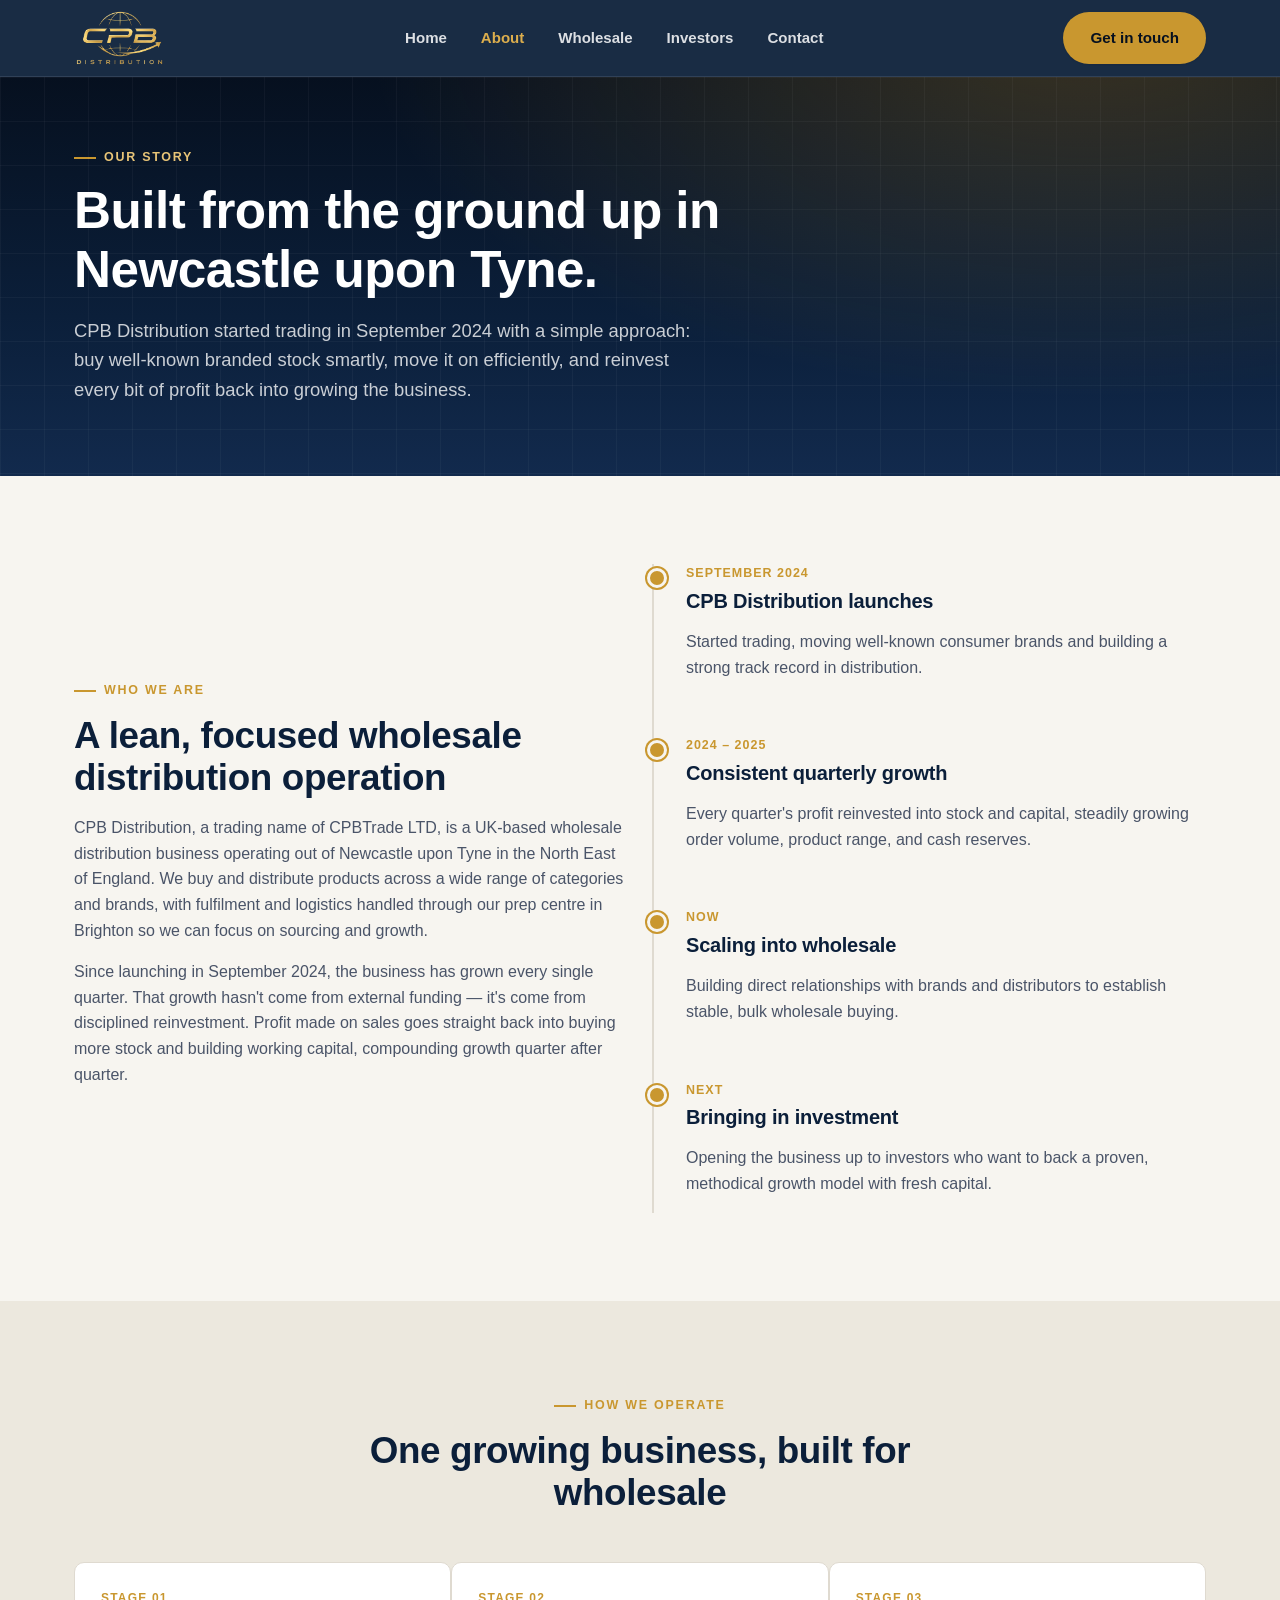
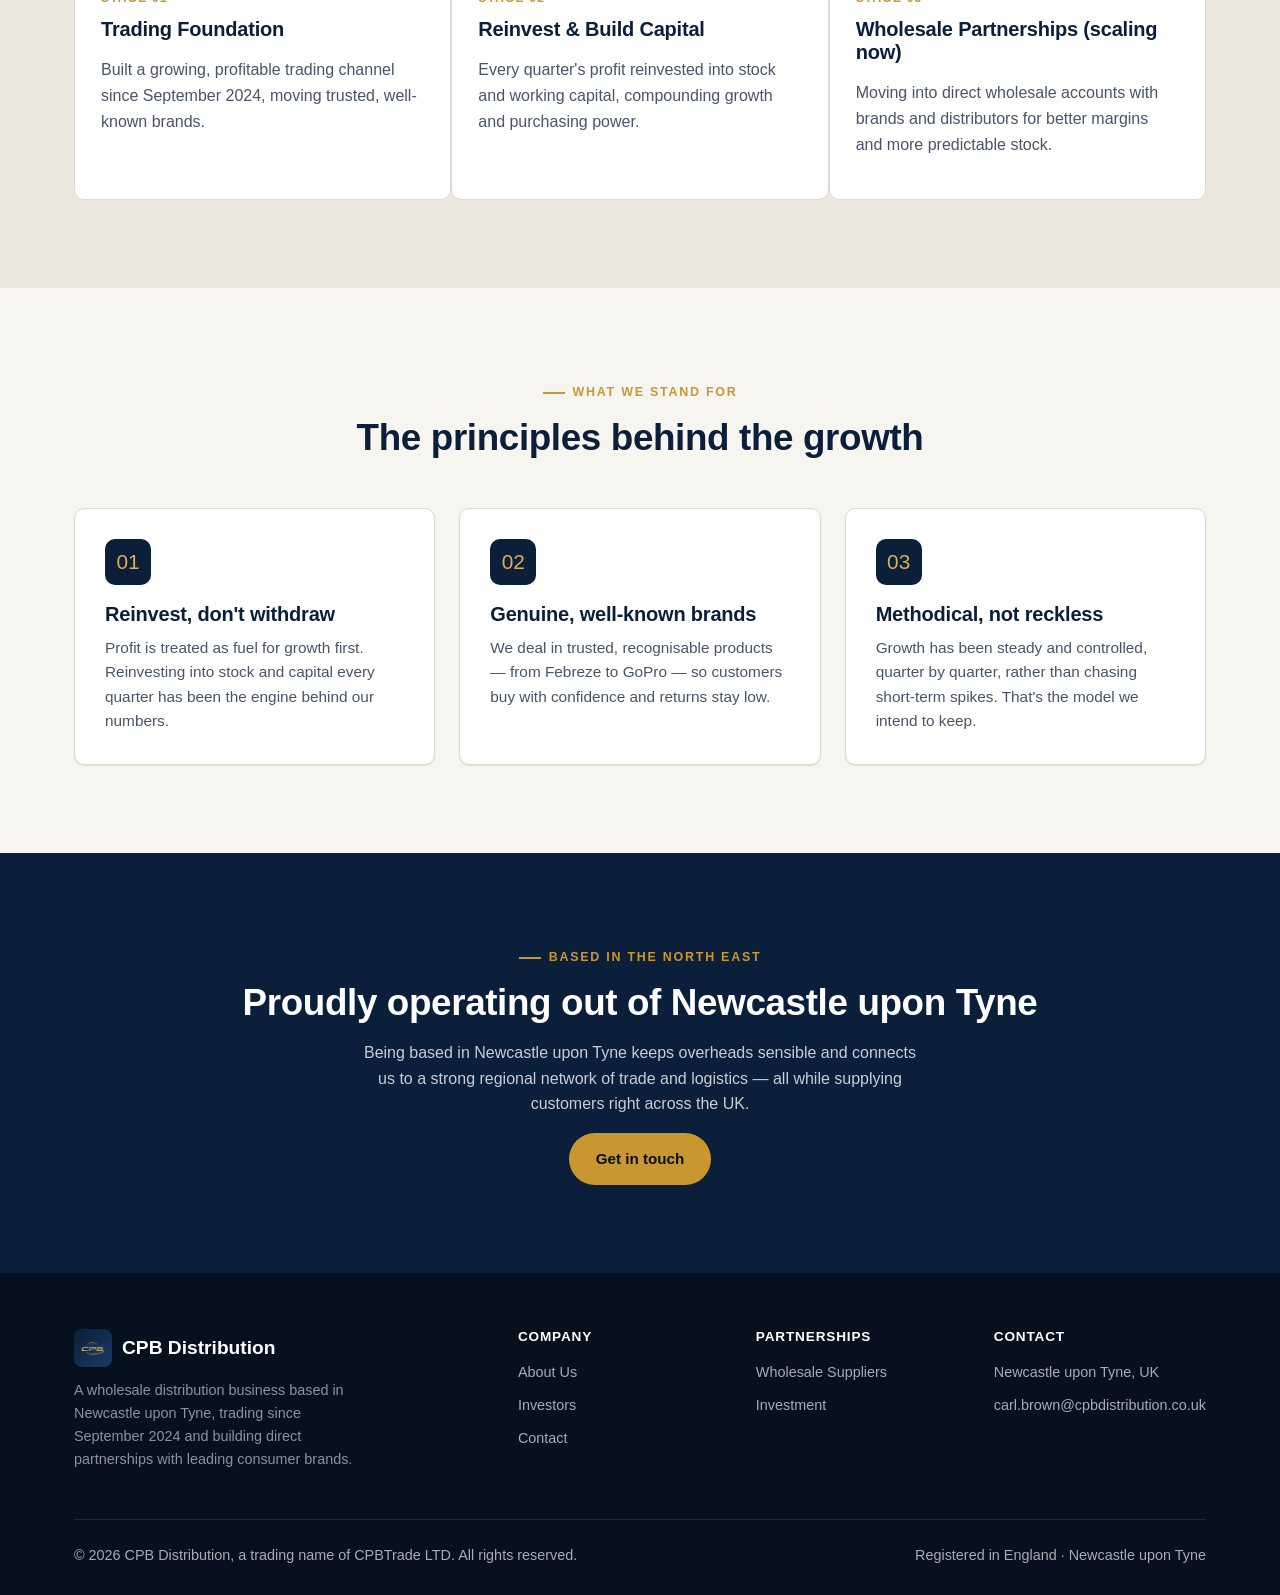
<file: about.html>
<!doctype html>
<html lang="en">
<head>
<meta charset="UTF-8">
<meta name="viewport" content="width=device-width, initial-scale=1.0">
<title>About CPB Distribution | Newcastle upon Tyne</title>
<meta name="description" content="CPB Distribution is a wholesale distribution business based in Newcastle upon Tyne, trading since September 2024. Learn our story, our model, and where we're heading.">
<link rel="icon" href="assets/img/favicon.png" type="image/png">
<link rel="stylesheet" href="assets/css/style.css">
</head>
<body>

<header class="site-header">
  <div class="wrap nav">
    <a href="index.html" class="brand">
      <img src="assets/img/logo-lockup.png" alt="CPB Distribution — Wholesale &amp; Distribution" class="brand-logo">
    </a>
    <nav class="nav-links">
      <a href="index.html">Home</a>
      <a href="about.html">About</a>
      <a href="wholesale.html">Wholesale</a>
      <a href="investors.html">Investors</a>
      <a href="contact.html">Contact</a>
    </nav>
    <div class="nav-cta">
      <a href="contact.html" class="btn btn-primary">Get in touch</a>
      <button class="nav-toggle" aria-label="Toggle menu"><span></span></button>
    </div>
  </div>
</header>

<section class="hero hero-page">
  <div class="wrap">
    <div class="eyebrow">Our story</div>
    <h1>Built from the ground up in Newcastle upon Tyne.</h1>
    <p class="lead">CPB Distribution started trading in September 2024 with a simple approach: buy well-known branded stock smartly, move it on efficiently, and reinvest every bit of profit back into growing the business.</p>
  </div>
</section>

<section>
  <div class="wrap grid-2" style="align-items:center">
    <div>
      <div class="eyebrow">Who we are</div>
      <h2>A lean, focused wholesale distribution operation</h2>
      <p>CPB Distribution, a trading name of CPBTrade LTD, is a UK-based wholesale distribution business operating out of Newcastle upon Tyne in the North East of England. We buy and distribute products across a wide range of categories and brands, with fulfilment and logistics handled through our prep centre in Brighton so we can focus on sourcing and growth.</p>
      <p>Since launching in September 2024, the business has grown every single quarter. That growth hasn't come from external funding — it's come from disciplined reinvestment. Profit made on sales goes straight back into buying more stock and building working capital, compounding growth quarter after quarter.</p>
    </div>
    <div class="timeline">
      <div class="timeline-item">
        <span class="date">September 2024</span>
        <h3>CPB Distribution launches</h3>
        <p>Started trading, moving well-known consumer brands and building a strong track record in distribution.</p>
      </div>
      <div class="timeline-item">
        <span class="date">2024 – 2025</span>
        <h3>Consistent quarterly growth</h3>
        <p>Every quarter's profit reinvested into stock and capital, steadily growing order volume, product range, and cash reserves.</p>
      </div>
      <div class="timeline-item">
        <span class="date">Now</span>
        <h3>Scaling into wholesale</h3>
        <p>Building direct relationships with brands and distributors to establish stable, bulk wholesale buying.</p>
      </div>
      <div class="timeline-item">
        <span class="date">Next</span>
        <h3>Bringing in investment</h3>
        <p>Opening the business up to investors who want to back a proven, methodical growth model with fresh capital.</p>
      </div>
    </div>
  </div>
</section>

<section class="bg-alt">
  <div class="wrap">
    <div class="section-head">
      <div class="eyebrow" style="justify-content:center">How we operate</div>
      <h2>One growing business, built for wholesale</h2>
    </div>
    <div class="flow">
      <div class="flow-step">
        <div class="step-num">STAGE 01</div>
        <h3>Trading Foundation</h3>
        <p>Built a growing, profitable trading channel since September 2024, moving trusted, well-known brands.</p>
      </div>
      <div class="flow-step">
        <div class="step-num">STAGE 02</div>
        <h3>Reinvest &amp; Build Capital</h3>
        <p>Every quarter's profit reinvested into stock and working capital, compounding growth and purchasing power.</p>
      </div>
      <div class="flow-step">
        <div class="step-num">STAGE 03</div>
        <h3>Wholesale Partnerships (scaling now)</h3>
        <p>Moving into direct wholesale accounts with brands and distributors for better margins and more predictable stock.</p>
      </div>
    </div>
  </div>
</section>

<section>
  <div class="wrap">
    <div class="section-head">
      <div class="eyebrow" style="justify-content:center">What we stand for</div>
      <h2>The principles behind the growth</h2>
    </div>
    <div class="grid-3">
      <div class="card">
        <div class="icon">01</div>
        <h3>Reinvest, don't withdraw</h3>
        <p>Profit is treated as fuel for growth first. Reinvesting into stock and capital every quarter has been the engine behind our numbers.</p>
      </div>
      <div class="card">
        <div class="icon">02</div>
        <h3>Genuine, well-known brands</h3>
        <p>We deal in trusted, recognisable products — from Febreze to GoPro — so customers buy with confidence and returns stay low.</p>
      </div>
      <div class="card">
        <div class="icon">03</div>
        <h3>Methodical, not reckless</h3>
        <p>Growth has been steady and controlled, quarter by quarter, rather than chasing short-term spikes. That's the model we intend to keep.</p>
      </div>
    </div>
  </div>
</section>

<section class="bg-navy">
  <div class="wrap">
    <div class="callout" style="background:transparent; padding:0;">
      <div class="eyebrow" style="justify-content:center">Based in the North East</div>
      <h2>Proudly operating out of Newcastle upon Tyne</h2>
      <p>Being based in Newcastle upon Tyne keeps overheads sensible and connects us to a strong regional network of trade and logistics — all while supplying customers right across the UK.</p>
      <div class="cta-row" style="justify-content:center">
        <a href="contact.html" class="btn btn-primary">Get in touch</a>
      </div>
    </div>
  </div>
</section>

<footer class="site-footer">
  <div class="wrap">
    <div class="footer-grid">
      <div class="footer-brand">
        <div class="brand"><span class="mark"><img src="assets/img/logo-mark.png" alt="CPB Distribution logo"></span> CPB Distribution</div>
        <p style="color:rgba(255,255,255,0.55); max-width:280px;">A wholesale distribution business based in Newcastle upon Tyne, trading since September 2024 and building direct partnerships with leading consumer brands.</p>
      </div>
      <div>
        <h4>Company</h4>
        <ul>
          <li><a href="about.html">About Us</a></li>
          <li><a href="investors.html">Investors</a></li>
          <li><a href="contact.html">Contact</a></li>
        </ul>
      </div>
      <div>
        <h4>Partnerships</h4>
        <ul>
          <li><a href="wholesale.html">Wholesale Suppliers</a></li>
          <li><a href="investors.html">Investment</a></li>
        </ul>
      </div>
      <div>
        <h4>Contact</h4>
        <ul>
          <li>Newcastle upon Tyne, UK</li>
          <li><a href="mailto:carl.brown@cpbdistribution.co.uk">carl.brown@cpbdistribution.co.uk</a></li>
        </ul>
      </div>
    </div>
    <div class="footer-bottom">
      <span>&copy; 2026 CPB Distribution, a trading name of CPBTrade LTD. All rights reserved.</span>
      <span>Registered in England &middot; Newcastle upon Tyne</span>
    </div>
  </div>
</footer>

<script src="assets/js/main.js"></script>
</body>
</html>
</file>
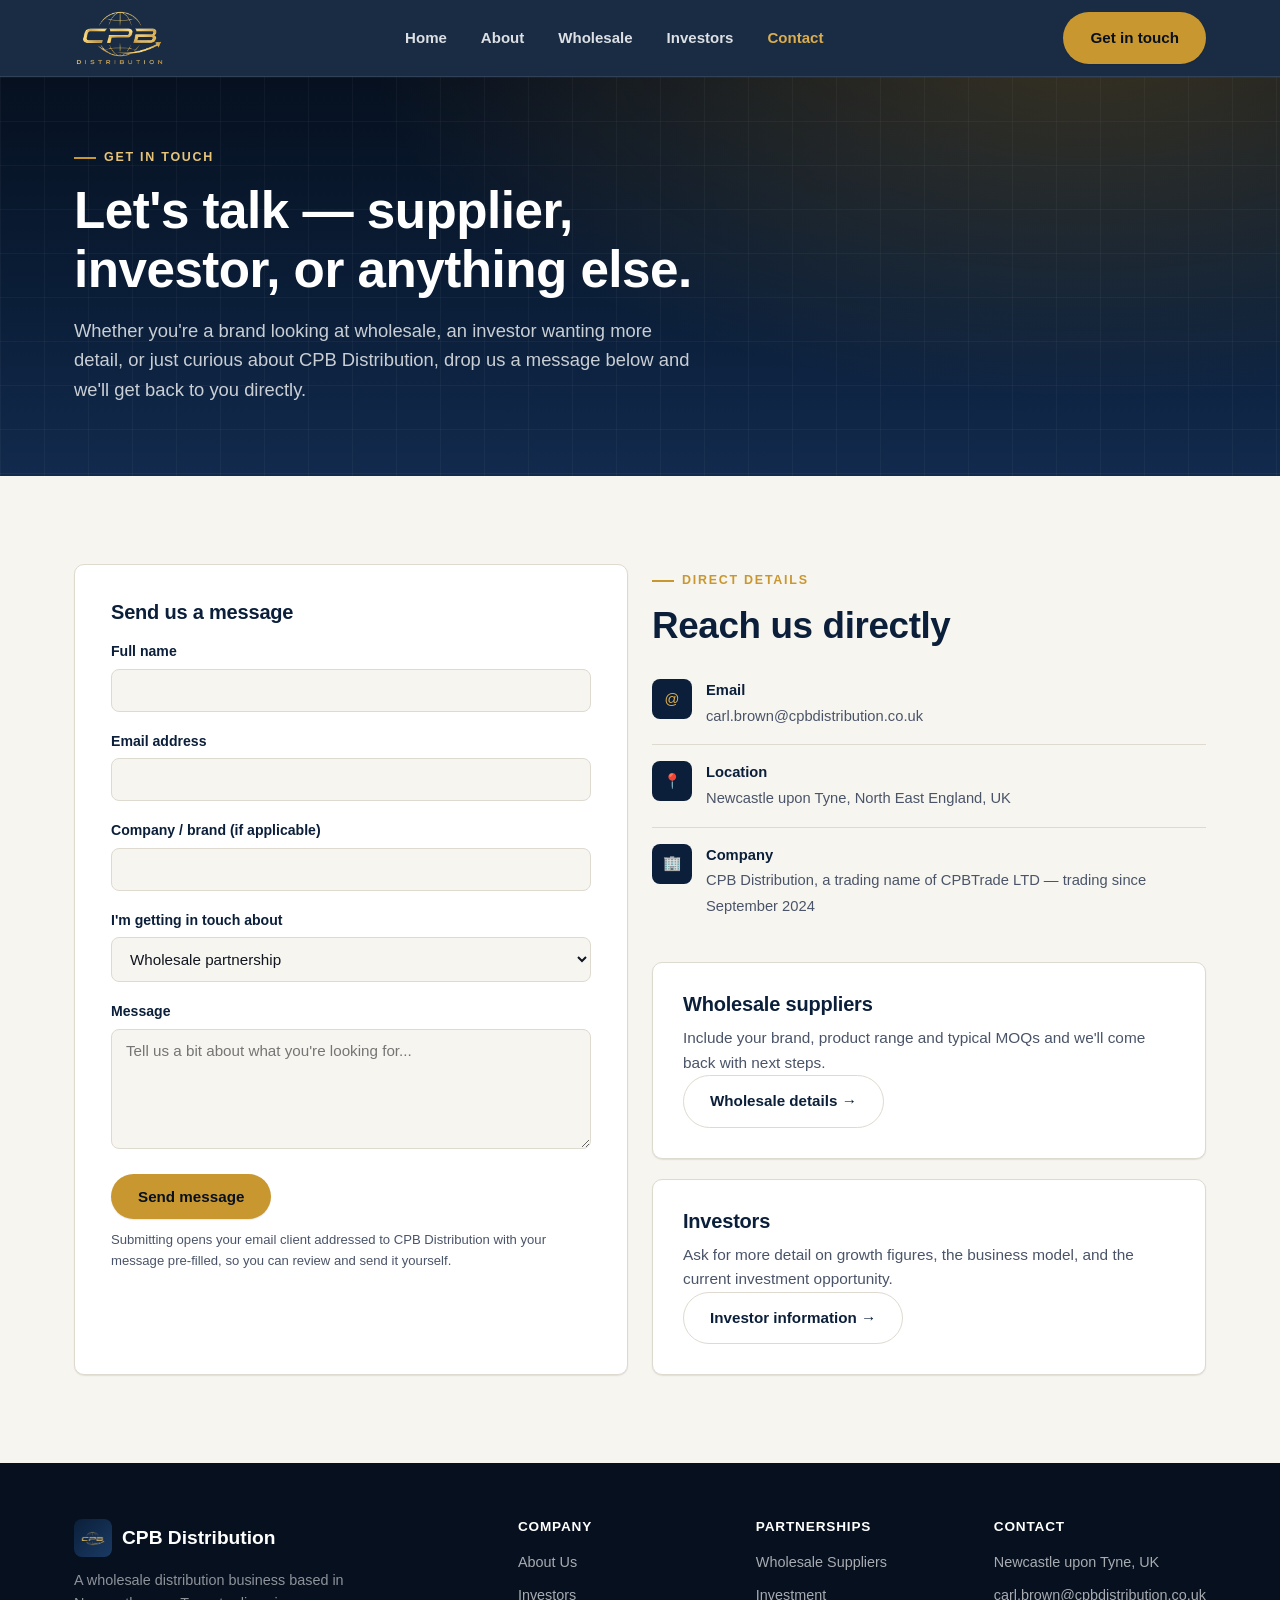
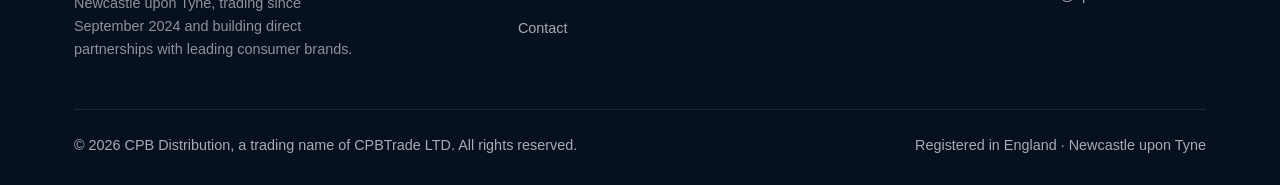
<file: contact.html>
<!doctype html>
<html lang="en">
<head>
<meta charset="UTF-8">
<meta name="viewport" content="width=device-width, initial-scale=1.0">
<title>Contact | CPB Distribution</title>
<meta name="description" content="Get in touch with CPB Distribution — wholesale distribution business based in Newcastle upon Tyne. Suppliers, investors and general enquiries welcome.">
<link rel="icon" href="assets/img/favicon.png" type="image/png">
<link rel="stylesheet" href="assets/css/style.css">
</head>
<body>

<header class="site-header">
  <div class="wrap nav">
    <a href="index.html" class="brand">
      <img src="assets/img/logo-lockup.png" alt="CPB Distribution — Wholesale &amp; Distribution" class="brand-logo">
    </a>
    <nav class="nav-links">
      <a href="index.html">Home</a>
      <a href="about.html">About</a>
      <a href="wholesale.html">Wholesale</a>
      <a href="investors.html">Investors</a>
      <a href="contact.html">Contact</a>
    </nav>
    <div class="nav-cta">
      <a href="contact.html" class="btn btn-primary">Get in touch</a>
      <button class="nav-toggle" aria-label="Toggle menu"><span></span></button>
    </div>
  </div>
</header>

<section class="hero hero-page">
  <div class="wrap">
    <div class="eyebrow">Get in touch</div>
    <h1>Let's talk — supplier, investor, or anything else.</h1>
    <p class="lead">Whether you're a brand looking at wholesale, an investor wanting more detail, or just curious about CPB Distribution, drop us a message below and we'll get back to you directly.</p>
  </div>
</section>

<section>
  <div class="wrap grid-2">
    <div class="form-card">
      <h3>Send us a message</h3>
      <form data-contact-form>
        <div class="form-row">
          <label for="name">Full name</label>
          <input type="text" id="name" name="name" required>
        </div>
        <div class="form-row">
          <label for="email">Email address</label>
          <input type="email" id="email" name="email" required>
        </div>
        <div class="form-row">
          <label for="company">Company / brand (if applicable)</label>
          <input type="text" id="company" name="company">
        </div>
        <div class="form-row">
          <label for="reason">I'm getting in touch about</label>
          <select id="reason" name="reason">
            <option>Wholesale partnership</option>
            <option>Investment opportunity</option>
            <option>General enquiry</option>
            <option>Something else</option>
          </select>
        </div>
        <div class="form-row">
          <label for="message">Message</label>
          <textarea id="message" name="message" required placeholder="Tell us a bit about what you're looking for..."></textarea>
        </div>
        <button type="submit" class="btn btn-primary">Send message</button>
        <p class="form-note">Submitting opens your email client addressed to CPB Distribution with your message pre-filled, so you can review and send it yourself.</p>
        <div id="form-status"></div>
      </form>
    </div>

    <div>
      <div class="eyebrow">Direct details</div>
      <h2>Reach us directly</h2>
      <ul class="info-list">
        <li>
          <span class="ic">@</span>
          <div>
            <strong>Email</strong>
            <span><a href="mailto:carl.brown@cpbdistribution.co.uk">carl.brown@cpbdistribution.co.uk</a></span>
          </div>
        </li>
        <li>
          <span class="ic">📍</span>
          <div>
            <strong>Location</strong>
            <span>Newcastle upon Tyne, North East England, UK</span>
          </div>
        </li>
        <li>
          <span class="ic">🏢</span>
          <div>
            <strong>Company</strong>
            <span>CPB Distribution, a trading name of CPBTrade LTD — trading since September 2024</span>
          </div>
        </li>
      </ul>

      <div class="card" style="margin-top:28px">
        <h3>Wholesale suppliers</h3>
        <p>Include your brand, product range and typical MOQs and we'll come back with next steps.</p>
        <a href="wholesale.html" class="btn btn-ghost">Wholesale details →</a>
      </div>

      <div class="card" style="margin-top:20px">
        <h3>Investors</h3>
        <p>Ask for more detail on growth figures, the business model, and the current investment opportunity.</p>
        <a href="investors.html" class="btn btn-ghost">Investor information →</a>
      </div>
    </div>
  </div>
</section>

<footer class="site-footer">
  <div class="wrap">
    <div class="footer-grid">
      <div class="footer-brand">
        <div class="brand"><span class="mark"><img src="assets/img/logo-mark.png" alt="CPB Distribution logo"></span> CPB Distribution</div>
        <p style="color:rgba(255,255,255,0.55); max-width:280px;">A wholesale distribution business based in Newcastle upon Tyne, trading since September 2024 and building direct partnerships with leading consumer brands.</p>
      </div>
      <div>
        <h4>Company</h4>
        <ul>
          <li><a href="about.html">About Us</a></li>
          <li><a href="investors.html">Investors</a></li>
          <li><a href="contact.html">Contact</a></li>
        </ul>
      </div>
      <div>
        <h4>Partnerships</h4>
        <ul>
          <li><a href="wholesale.html">Wholesale Suppliers</a></li>
          <li><a href="investors.html">Investment</a></li>
        </ul>
      </div>
      <div>
        <h4>Contact</h4>
        <ul>
          <li>Newcastle upon Tyne, UK</li>
          <li><a href="mailto:carl.brown@cpbdistribution.co.uk">carl.brown@cpbdistribution.co.uk</a></li>
        </ul>
      </div>
    </div>
    <div class="footer-bottom">
      <span>&copy; 2026 CPB Distribution, a trading name of CPBTrade LTD. All rights reserved.</span>
      <span>Registered in England &middot; Newcastle upon Tyne</span>
    </div>
  </div>
</footer>

<script src="assets/js/main.js"></script>
</body>
</html>
</file>
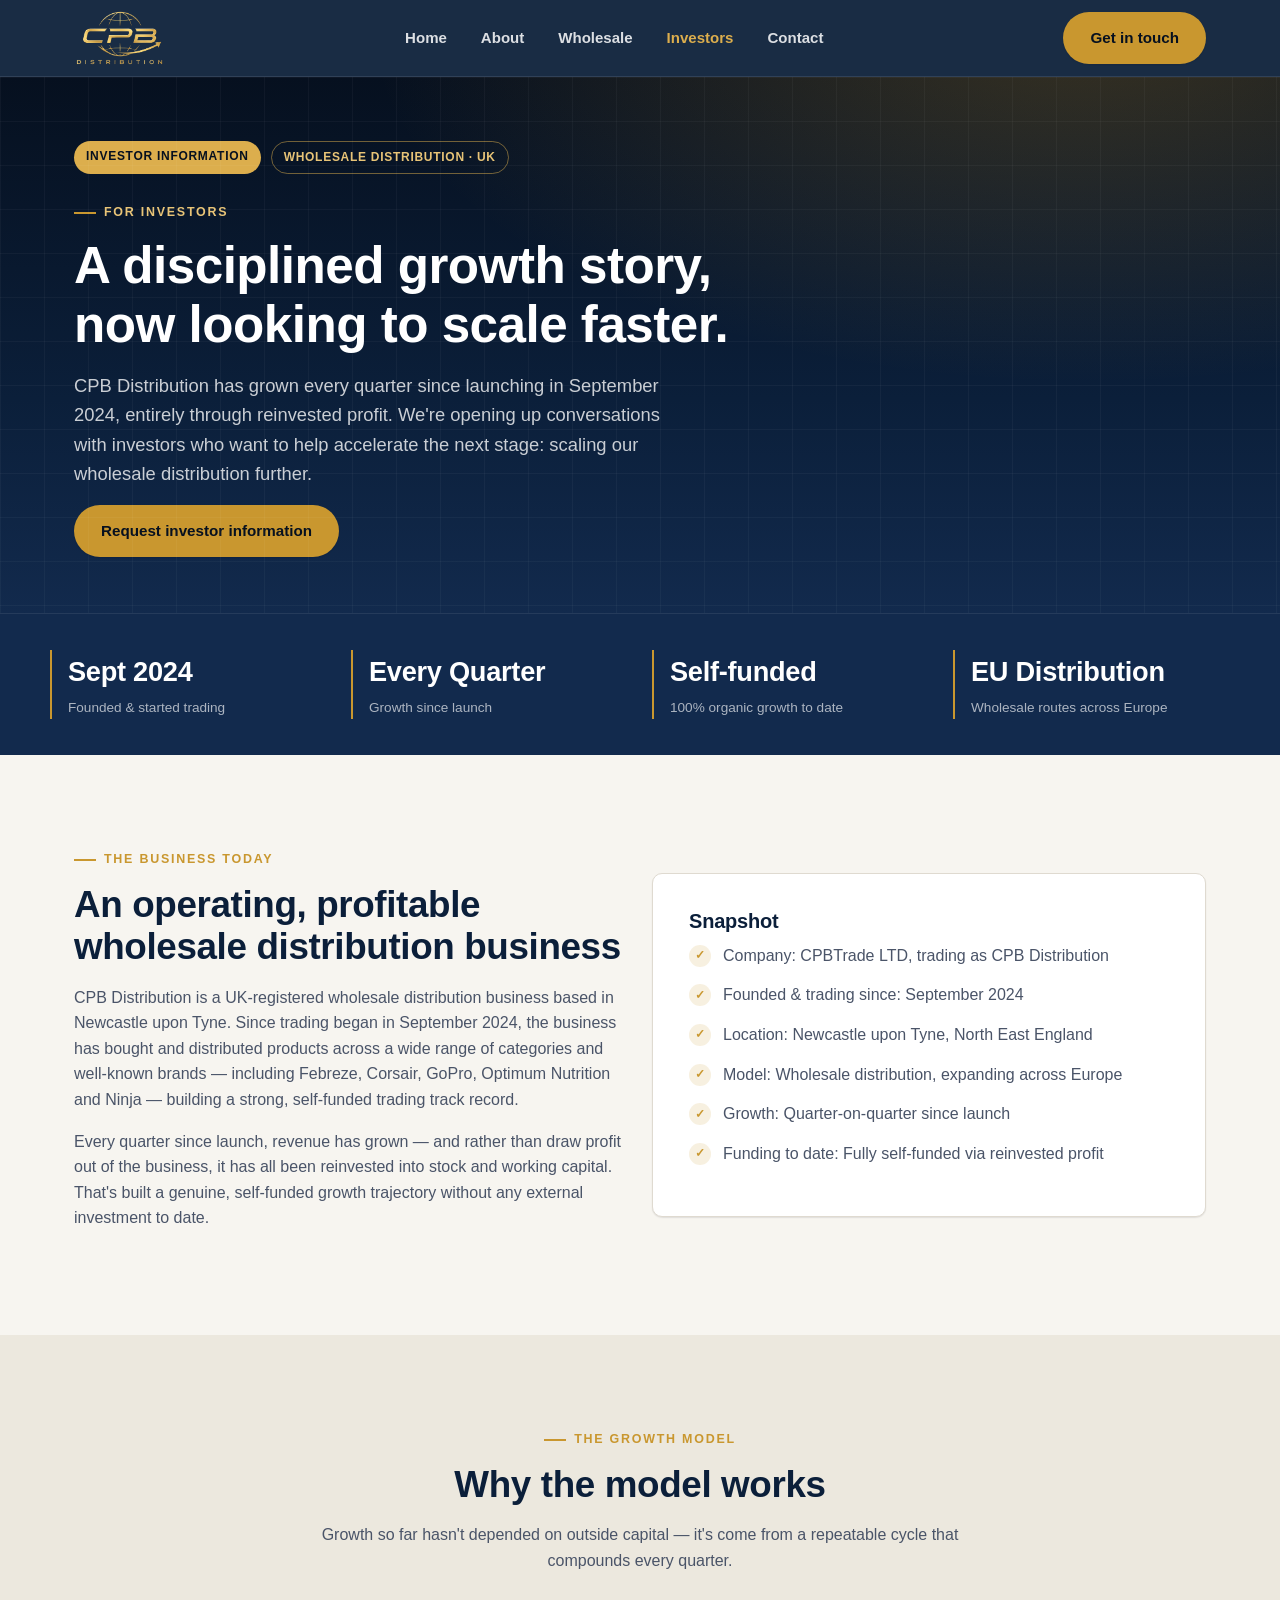
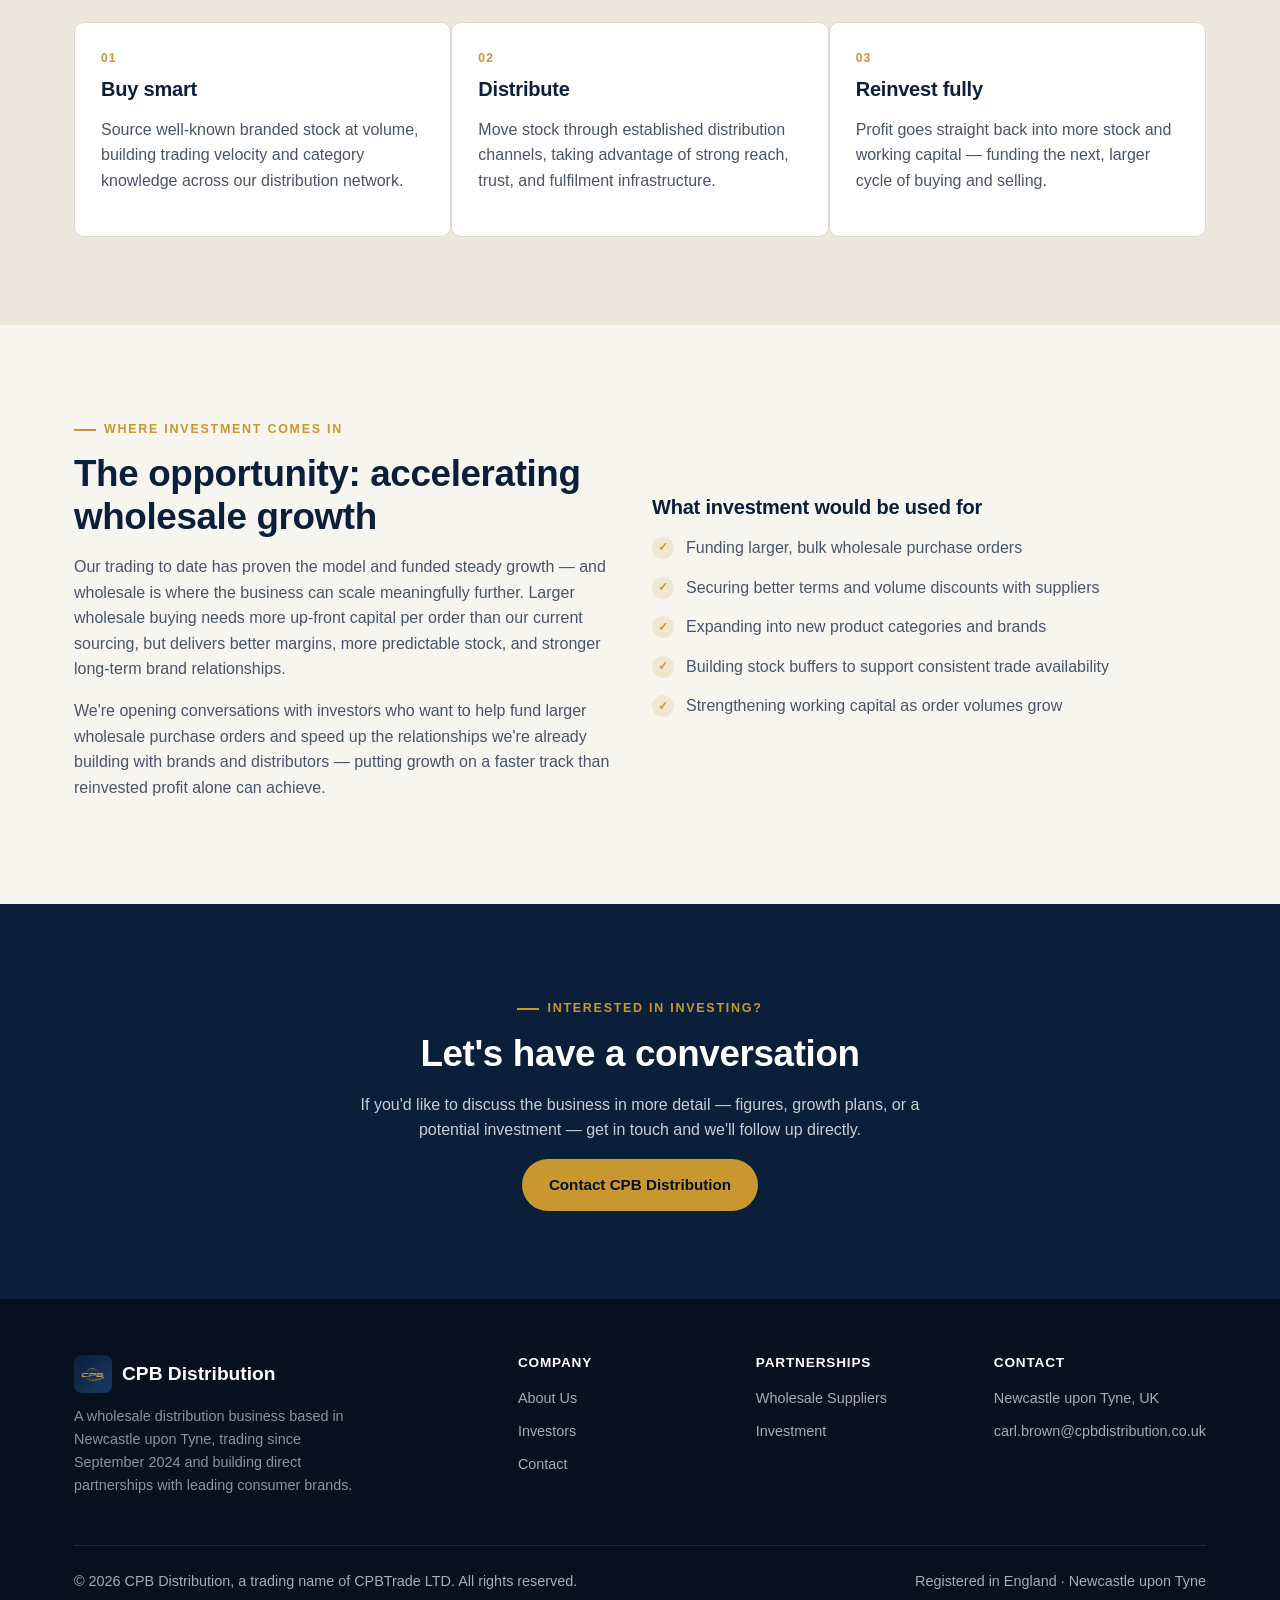
<file: investors.html>
<!doctype html>
<html lang="en">
<head>
<meta charset="UTF-8">
<meta name="viewport" content="width=device-width, initial-scale=1.0">
<title>Investor Information | CPB Distribution</title>
<meta name="description" content="CPB Distribution is a UK wholesale distribution business trading since September 2024 with consistent quarter-on-quarter growth, open to investment conversations.">
<link rel="icon" href="assets/img/favicon.png" type="image/png">
<link rel="stylesheet" href="assets/css/style.css">
</head>
<body>

<header class="site-header">
  <div class="wrap nav">
    <a href="index.html" class="brand">
      <img src="assets/img/logo-lockup.png" alt="CPB Distribution — Wholesale &amp; Distribution" class="brand-logo">
    </a>
    <nav class="nav-links">
      <a href="index.html">Home</a>
      <a href="about.html">About</a>
      <a href="wholesale.html">Wholesale</a>
      <a href="investors.html">Investors</a>
      <a href="contact.html">Contact</a>
    </nav>
    <div class="nav-cta">
      <a href="contact.html" class="btn btn-primary">Get in touch</a>
      <button class="nav-toggle" aria-label="Toggle menu"><span></span></button>
    </div>
  </div>
</header>

<section class="hero hero-page">
  <div class="wrap">
    <div class="badge-row">
      <span class="badge">Investor Information</span>
      <span class="badge outline">Wholesale Distribution &middot; UK</span>
    </div>
    <div class="eyebrow">For investors</div>
    <h1>A disciplined growth story, now looking to scale faster.</h1>
    <p class="lead">CPB Distribution has grown every quarter since launching in September 2024, entirely through reinvested profit. We're opening up conversations with investors who want to help accelerate the next stage: scaling our wholesale distribution further.</p>
    <div class="cta-row">
      <a href="contact.html" class="btn btn-primary">Request investor information</a>
    </div>
  </div>
</section>

<div class="stat-strip">
  <div class="wrap stat-grid">
    <div class="stat">
      <span class="num">Sept 2024</span>
      <span class="label">Founded &amp; started trading</span>
    </div>
    <div class="stat">
      <span class="num">Every Quarter</span>
      <span class="label">Growth since launch</span>
    </div>
    <div class="stat">
      <span class="num">Self-funded</span>
      <span class="label">100% organic growth to date</span>
    </div>
    <div class="stat">
      <span class="num">EU Distribution</span>
      <span class="label">Wholesale routes across Europe</span>
    </div>
  </div>
</div>

<section>
  <div class="wrap grid-2" style="align-items:center">
    <div>
      <div class="eyebrow">The business today</div>
      <h2>An operating, profitable wholesale distribution business</h2>
      <p>CPB Distribution is a UK-registered wholesale distribution business based in Newcastle upon Tyne. Since trading began in September 2024, the business has bought and distributed products across a wide range of categories and well-known brands — including Febreze, Corsair, GoPro, Optimum Nutrition and Ninja — building a strong, self-funded trading track record.</p>
      <p>Every quarter since launch, revenue has grown — and rather than draw profit out of the business, it has all been reinvested into stock and working capital. That's built a genuine, self-funded growth trajectory without any external investment to date.</p>
    </div>
    <div class="card" style="padding:36px">
      <h3>Snapshot</h3>
      <ul class="check-list">
        <li>Company: CPBTrade LTD, trading as CPB Distribution</li>
        <li>Founded &amp; trading since: September 2024</li>
        <li>Location: Newcastle upon Tyne, North East England</li>
        <li>Model: Wholesale distribution, expanding across Europe</li>
        <li>Growth: Quarter-on-quarter since launch</li>
        <li>Funding to date: Fully self-funded via reinvested profit</li>
      </ul>
    </div>
  </div>
</section>

<section class="bg-alt">
  <div class="wrap">
    <div class="section-head">
      <div class="eyebrow" style="justify-content:center">The growth model</div>
      <h2>Why the model works</h2>
      <p>Growth so far hasn't depended on outside capital — it's come from a repeatable cycle that compounds every quarter.</p>
    </div>
    <div class="flow">
      <div class="flow-step">
        <div class="step-num">01</div>
        <h3>Buy smart</h3>
        <p>Source well-known branded stock at volume, building trading velocity and category knowledge across our distribution network.</p>
      </div>
      <div class="flow-step">
        <div class="step-num">02</div>
        <h3>Distribute</h3>
        <p>Move stock through established distribution channels, taking advantage of strong reach, trust, and fulfilment infrastructure.</p>
      </div>
      <div class="flow-step">
        <div class="step-num">03</div>
        <h3>Reinvest fully</h3>
        <p>Profit goes straight back into more stock and working capital — funding the next, larger cycle of buying and selling.</p>
      </div>
    </div>
  </div>
</section>

<section>
  <div class="wrap grid-2" style="align-items:center">
    <div>
      <div class="eyebrow">Where investment comes in</div>
      <h2>The opportunity: accelerating wholesale growth</h2>
      <p>Our trading to date has proven the model and funded steady growth — and wholesale is where the business can scale meaningfully further. Larger wholesale buying needs more up-front capital per order than our current sourcing, but delivers better margins, more predictable stock, and stronger long-term brand relationships.</p>
      <p>We're opening conversations with investors who want to help fund larger wholesale purchase orders and speed up the relationships we're already building with brands and distributors — putting growth on a faster track than reinvested profit alone can achieve.</p>
    </div>
    <div>
      <h3>What investment would be used for</h3>
      <ul class="check-list">
        <li>Funding larger, bulk wholesale purchase orders</li>
        <li>Securing better terms and volume discounts with suppliers</li>
        <li>Expanding into new product categories and brands</li>
        <li>Building stock buffers to support consistent trade availability</li>
        <li>Strengthening working capital as order volumes grow</li>
      </ul>
    </div>
  </div>
</section>

<section class="bg-navy">
  <div class="wrap">
    <div class="callout" style="background:transparent; padding:0;">
      <div class="eyebrow" style="justify-content:center">Interested in investing?</div>
      <h2>Let's have a conversation</h2>
      <p>If you'd like to discuss the business in more detail — figures, growth plans, or a potential investment — get in touch and we'll follow up directly.</p>
      <div class="cta-row" style="justify-content:center">
        <a href="contact.html" class="btn btn-primary">Contact CPB Distribution</a>
      </div>
    </div>
  </div>
</section>

<footer class="site-footer">
  <div class="wrap">
    <div class="footer-grid">
      <div class="footer-brand">
        <div class="brand"><span class="mark"><img src="assets/img/logo-mark.png" alt="CPB Distribution logo"></span> CPB Distribution</div>
        <p style="color:rgba(255,255,255,0.55); max-width:280px;">A wholesale distribution business based in Newcastle upon Tyne, trading since September 2024 and building direct partnerships with leading consumer brands.</p>
      </div>
      <div>
        <h4>Company</h4>
        <ul>
          <li><a href="about.html">About Us</a></li>
          <li><a href="investors.html">Investors</a></li>
          <li><a href="contact.html">Contact</a></li>
        </ul>
      </div>
      <div>
        <h4>Partnerships</h4>
        <ul>
          <li><a href="wholesale.html">Wholesale Suppliers</a></li>
          <li><a href="investors.html">Investment</a></li>
        </ul>
      </div>
      <div>
        <h4>Contact</h4>
        <ul>
          <li>Newcastle upon Tyne, UK</li>
          <li><a href="mailto:carl.brown@cpbdistribution.co.uk">carl.brown@cpbdistribution.co.uk</a></li>
        </ul>
      </div>
    </div>
    <div class="footer-bottom">
      <span>&copy; 2026 CPB Distribution, a trading name of CPBTrade LTD. All rights reserved.</span>
      <span>Registered in England &middot; Newcastle upon Tyne</span>
    </div>
  </div>
</footer>

<script src="assets/js/main.js"></script>
</body>
</html>
</file>
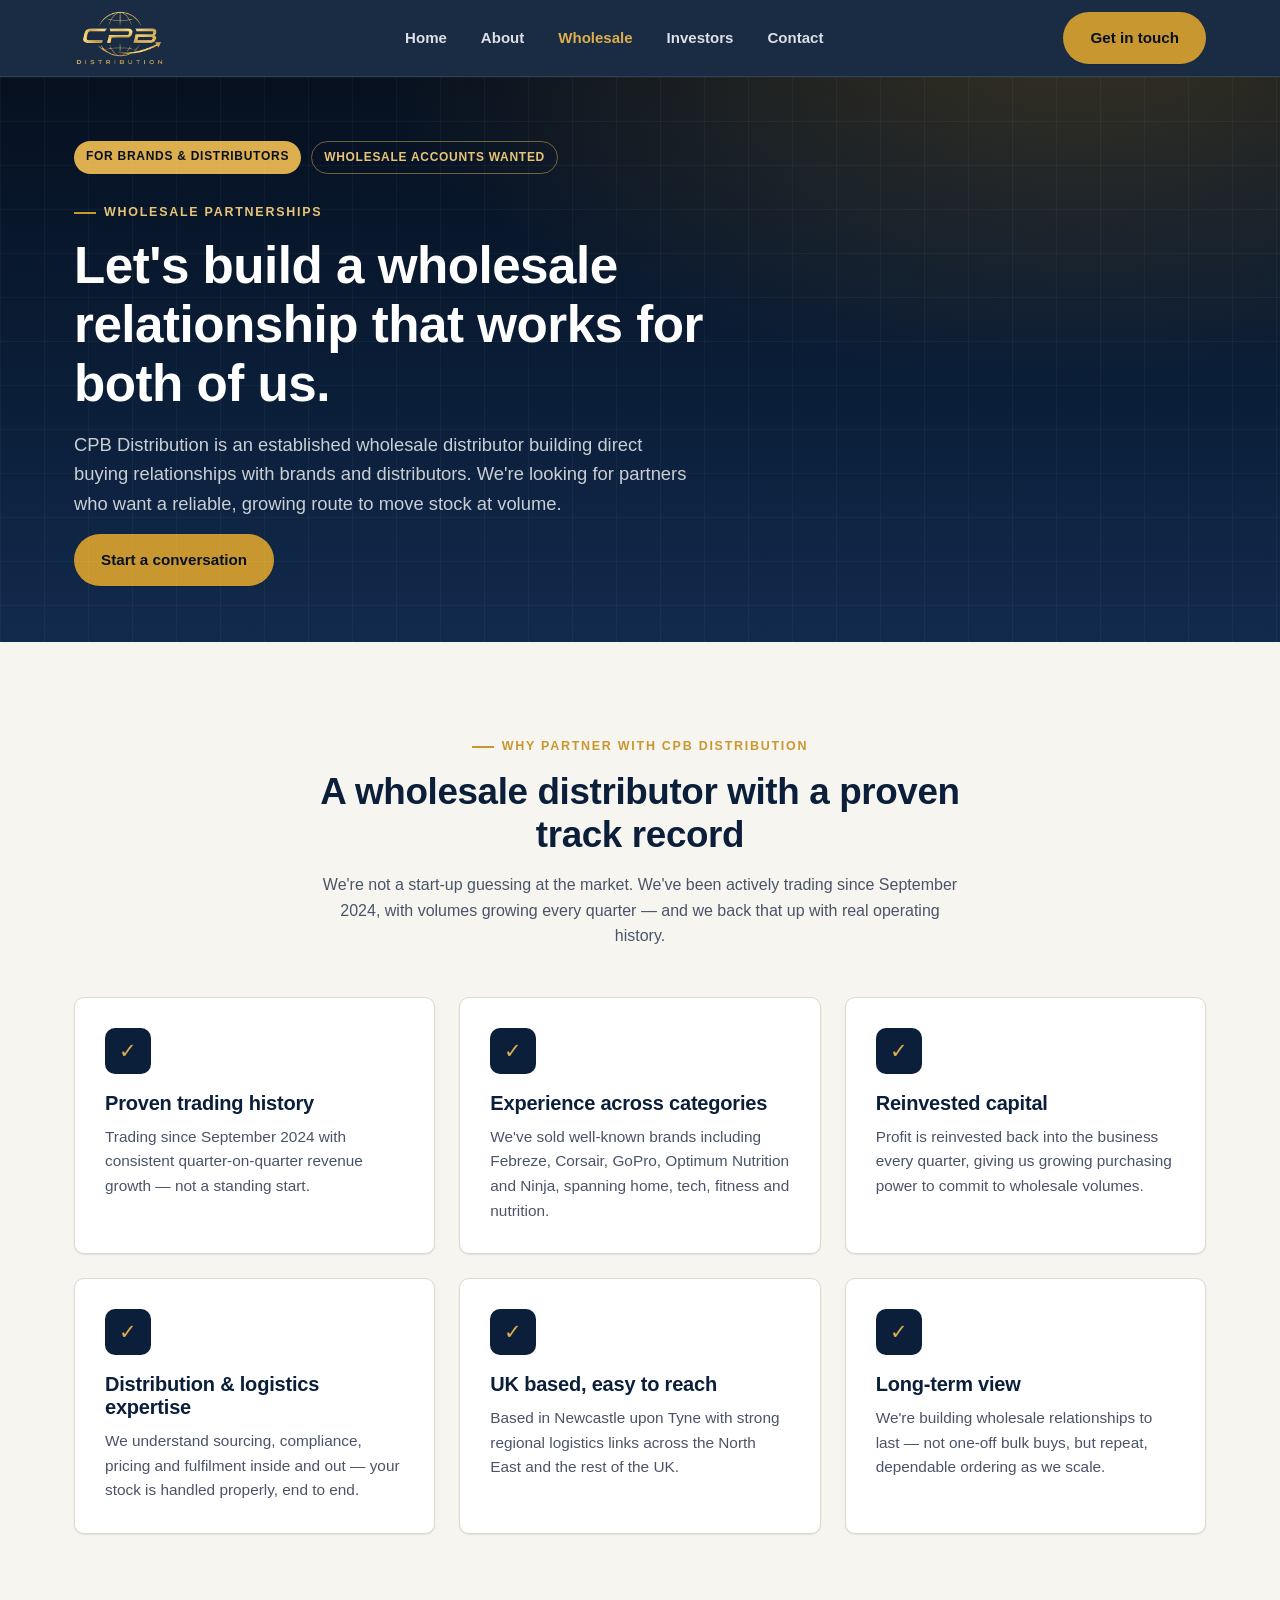
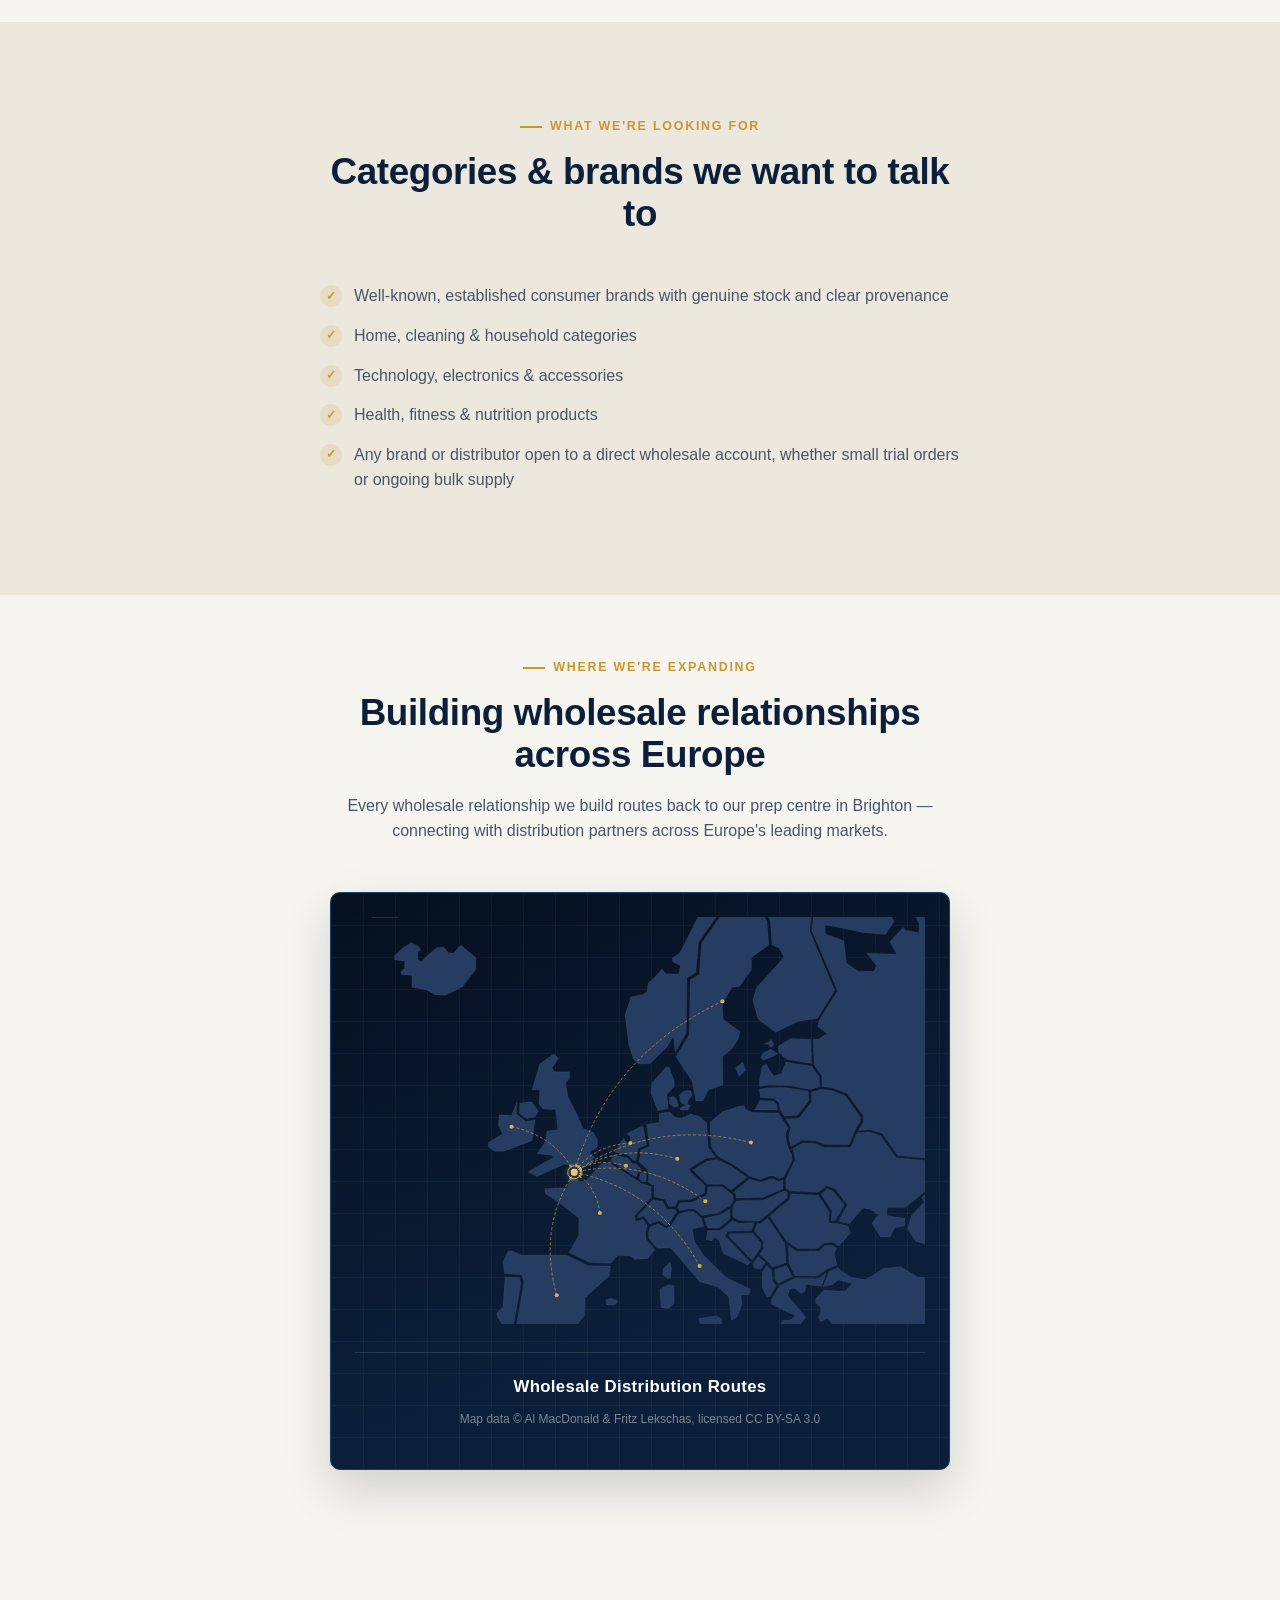
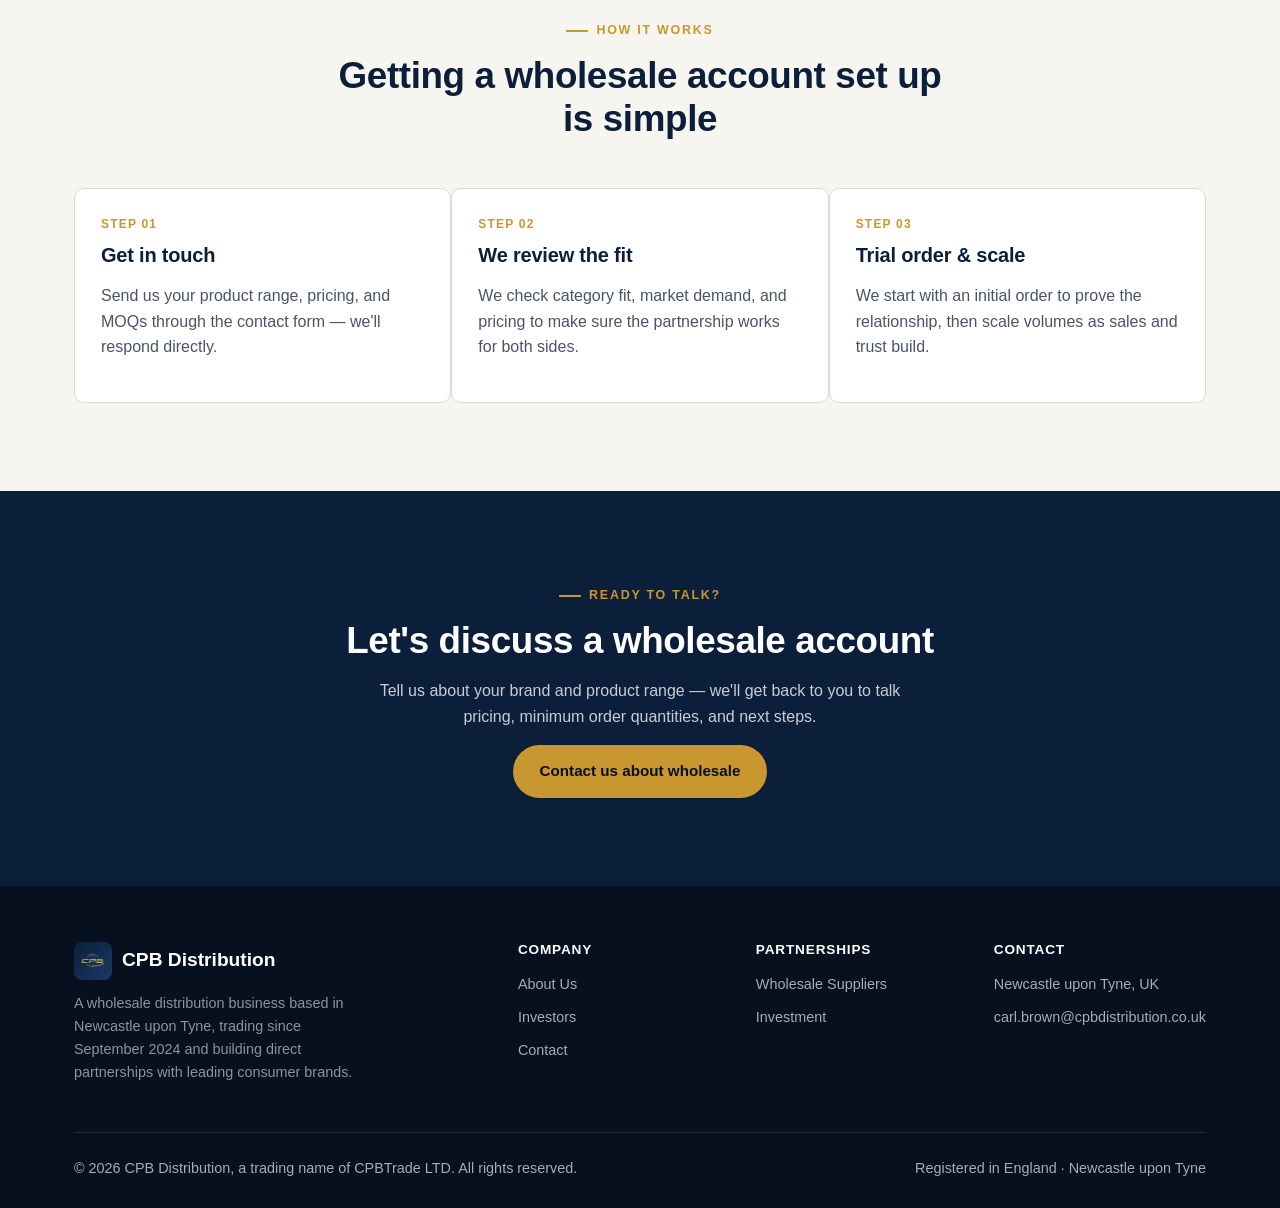
<file: wholesale.html>
<!doctype html>
<html lang="en">
<head>
<meta charset="UTF-8">
<meta name="viewport" content="width=device-width, initial-scale=1.0">
<title>Wholesale Partnerships | CPB Distribution</title>
<meta name="description" content="CPB Distribution is looking to build direct wholesale relationships with brands and distributors. Trading since September 2024 with proven quarter-on-quarter growth.">
<link rel="icon" href="assets/img/favicon.png" type="image/png">
<link rel="stylesheet" href="assets/css/style.css">
</head>
<body>

<header class="site-header">
  <div class="wrap nav">
    <a href="index.html" class="brand">
      <img src="assets/img/logo-lockup.png" alt="CPB Distribution — Wholesale &amp; Distribution" class="brand-logo">
    </a>
    <nav class="nav-links">
      <a href="index.html">Home</a>
      <a href="about.html">About</a>
      <a href="wholesale.html">Wholesale</a>
      <a href="investors.html">Investors</a>
      <a href="contact.html">Contact</a>
    </nav>
    <div class="nav-cta">
      <a href="contact.html" class="btn btn-primary">Get in touch</a>
      <button class="nav-toggle" aria-label="Toggle menu"><span></span></button>
    </div>
  </div>
</header>

<section class="hero hero-page">
  <div class="wrap">
    <div class="badge-row">
      <span class="badge">For Brands &amp; Distributors</span>
      <span class="badge outline">Wholesale Accounts Wanted</span>
    </div>
    <div class="eyebrow">Wholesale partnerships</div>
    <h1>Let's build a wholesale relationship that works for both of us.</h1>
    <p class="lead">CPB Distribution is an established wholesale distributor building direct buying relationships with brands and distributors. We're looking for partners who want a reliable, growing route to move stock at volume.</p>
    <div class="cta-row">
      <a href="contact.html" class="btn btn-primary">Start a conversation</a>
    </div>
  </div>
</section>

<section>
  <div class="wrap">
    <div class="section-head">
      <div class="eyebrow" style="justify-content:center">Why partner with CPB Distribution</div>
      <h2>A wholesale distributor with a proven track record</h2>
      <p>We're not a start-up guessing at the market. We've been actively trading since September 2024, with volumes growing every quarter — and we back that up with real operating history.</p>
    </div>
    <div class="grid-3">
      <div class="card">
        <div class="icon">✓</div>
        <h3>Proven trading history</h3>
        <p>Trading since September 2024 with consistent quarter-on-quarter revenue growth — not a standing start.</p>
      </div>
      <div class="card">
        <div class="icon">✓</div>
        <h3>Experience across categories</h3>
        <p>We've sold well-known brands including Febreze, Corsair, GoPro, Optimum Nutrition and Ninja, spanning home, tech, fitness and nutrition.</p>
      </div>
      <div class="card">
        <div class="icon">✓</div>
        <h3>Reinvested capital</h3>
        <p>Profit is reinvested back into the business every quarter, giving us growing purchasing power to commit to wholesale volumes.</p>
      </div>
      <div class="card">
        <div class="icon">✓</div>
        <h3>Distribution &amp; logistics expertise</h3>
        <p>We understand sourcing, compliance, pricing and fulfilment inside and out — your stock is handled properly, end to end.</p>
      </div>
      <div class="card">
        <div class="icon">✓</div>
        <h3>UK based, easy to reach</h3>
        <p>Based in Newcastle upon Tyne with strong regional logistics links across the North East and the rest of the UK.</p>
      </div>
      <div class="card">
        <div class="icon">✓</div>
        <h3>Long-term view</h3>
        <p>We're building wholesale relationships to last — not one-off bulk buys, but repeat, dependable ordering as we scale.</p>
      </div>
    </div>
  </div>
</section>

<section class="bg-alt">
  <div class="wrap">
    <div class="section-head">
      <div class="eyebrow" style="justify-content:center">What we're looking for</div>
      <h2>Categories &amp; brands we want to talk to</h2>
    </div>
    <div style="max-width:640px; margin:0 auto;">
      <ul class="check-list">
        <li>Well-known, established consumer brands with genuine stock and clear provenance</li>
        <li>Home, cleaning &amp; household categories</li>
        <li>Technology, electronics &amp; accessories</li>
        <li>Health, fitness &amp; nutrition products</li>
        <li>Any brand or distributor open to a direct wholesale account, whether small trial orders or ongoing bulk supply</li>
      </ul>
    </div>
  </div>
</section>

<section class="tight">
  <div class="wrap">
    <div class="section-head">
      <div class="eyebrow" style="justify-content:center">Where we're expanding</div>
      <h2>Building wholesale relationships across Europe</h2>
      <p>Every wholesale relationship we build routes back to our prep centre in Brighton &mdash; connecting with distribution partners across Europe's leading markets.</p>
    </div>
    <div class="map-card">
      <svg xmlns="http://www.w3.org/2000/svg" viewBox="350.65 333.3 140 100" id="world-map" class="world-map-svg" role="img" aria-label="Map showing CPB Distribution's target wholesale distribution routes from EU markets into Brighton, UK">
<title>Target wholesale distribution routes into Brighton, UK</title>
<defs>
  <marker id="arrow-eu" viewBox="0 0 10 10" refX="8" refY="5" markerWidth="4.5" markerHeight="4.5" orient="auto-start-reverse">
    <path d="M0,0 L10,5 L0,10 z" class="arrow-fill-eu"/>
  </marker>
</defs>
<g class="countries">
    <path id="_somaliland" d="M512.674,502.797l3.526,2.403l1.046-0.052l8.757-3.008l0.994,3.206l-0.701,2.706l-1.893,1.503l-4.729-0.302l-6.769-4.158L512.674,502.797L512.674,502.797z"/>
    <path id="ae" d="M528.466,468.135l0.753,3.008l8.522,0.752l0.596-6.172l1.644-0.897l0.448-2.257l-2.688,0.753l-2.99,4.521L528.466,468.135L528.466,468.135z"/>
    <path id="af" d="M545.85,435.383l1.374,10.771l3.423,0.752l0.32,1.937l-2.455,2.049l4.573,3.691l8.885-3.198l0.709-3.786l5.593-3.491l2.145-8.091l1.599-1.722l-1.659-2.887l5.412-3.347l-0.691-0.968l-2.498,0.155l-0.226,2.299l-3.354-0.033l-0.062-3.068l-1.079-1.288l-1.815,1.649l0.052,1.515l-2.739,1.036l-5.059-0.319l-6.568,6.881L545.85,435.383L545.85,435.383z"/>
    <path id="al" d="M450.679,420.438v3.984l1.142,2.152l0.82-0.096l1.409-2.566l-0.821-1.15l-0.319-2.844l-1.089-1.012L450.679,420.438L450.679,420.438z"/>
    <path id="am" d="M507.47,420.549l4.149,5.411l-1.218,1.427l-2.939-0.51l-3.646-3.268l0.196-2.146L507.47,420.549L507.47,420.549z"/>
    <g id="ao">
        <path class="mainland" d="M437.366,547.461l2.948,11.003l-0.069,3.478l-4.313,4.633l-0.647,7.527l16.597,0.147l5.395,1.954l4.45-0.58l-2.594-3.251l0.01-9.282l5.101-0.217v-3.621l-4.142-0.172l-0.829-8.575l-1.746,0.024l-0.943-0.848l-1.027,0.054l-1.365,2.646h-5.255l-1.22-1.227l0.363-1.738l-1.436-2.101L437.366,547.461L437.366,547.461z"/>
        <path d="M435.577,544.453l1.504,1.953l1.945-1.842l-0.571-1.909l-0.483-0.035L435.577,544.453L435.577,544.453z"/>
    </g>
    <g id="ar">
        <path class="mainland" d="M279.05,600.613l1.677,1.571l-6.371,9.467l-2.239,2.479l0.777,10.813l4.918,5.974l-4.132,7.209l-3.129,1.35h-3.579l1.003,5.627l-5.593,1.92l1.34,4.729l-3.354,10.701l4.141,3.38l-2.239,5.515l-3.804,5.975l2.014,4.165l-4.918,0.786l-4.028-4.951l-0.674-15.432l-6.258-26.209l1.893-9.163l-4.028-11.713l2.68-15.204l2.463-2.931l-0.605-2.222l3.164-2.888l7.054,0.483l3.942,4.21l4.555,0.078l4.668,2.853l-1.375,3.217l0.329,3.25l6.612-0.312L279.05,600.613L279.05,600.613z"/>
        <path d="M264.745,687.564l0.225,4.951l3.803-0.337l3.242-2.144l-5.48-1.124L264.745,687.564L264.745,687.564z"/>
    </g>
    <path id="at" d="M430.46,403.459l-0.562,1.167l0.483,0.83l2.015-0.415h1.711l1.857,1.572l3.95-0.717l2.904-1.729l0.743-1.167l-0.112-1.504l-2.611-1.954l-3.501,0.035l-0.294,1.988l-3.683,1.797L430.46,403.459L430.46,403.459z"/>
    <g id="au">
        <path class="mainland" d="M672.961,609.067l-0.303,21.938l-3.371,2.472l-0.303,2.161l4.598,3.086l11.35-2.161h5.826l2.145-3.095l12.879-2.472l9.198,2.784l-0.614,3.708l1.228,3.708l7.055-1.236l0.303,1.851l-4.599,3.396l1.53,1.236l3.37-1.236l-0.917,10.2l6.44,4.944l3.683-1.236l1.841,1.852l10.735-1.548l10.123-16.381l3.682-0.925l7.357-13.596l1.841-11.739l-4.599-5.869l1.842-1.236l-3.684-11.436l-3.984-2.783l0.614-15.448l-3.684-2.782l-0.916-8.652h-1.842l-6.138,20.392l-3.37,0.312l-7.668-7.728l4.297-11.437l-7.971-1.547l-8.896,2.472l-2.454,7.104l-3.984,0.925l-0.304-4.944l-16.252,9.889l0.304,3.708l-2.454,3.397h-6.139l-13.19,5.56L672.961,609.067L672.961,609.067z"/>
        <path d="M728.775,668.089l-1.531,6.181l0.304,4.322l4.599-0.312l5.213-8.03L728.775,668.089L728.775,668.089z"/>
    </g>
    <path id="az" d="M508.931,418.674l-0.873,1.486l4.071,5.342l1.418-0.458l2.334,2.446l1.011-4.287l2.533,0.406l-0.104-1.229l-4.165-3.646l-0.795,2.143L508.931,418.674L508.931,418.674z"/>
    <path id="ba" d="M442.708,411.084l-0.319,0.527l5.801,5.981l2.127-3.13l-0.078-1.234l-1.857-2.256L442.708,411.084L442.708,411.084z"/>
    <path id="bd" d="M616.256,457.908l-1.134,2.049l2.938,5.584l0.087,4.357l0.535,1.166l3.449,0.061l1.953-1.875l1.418,0.855l0.285,2.652l1.133-0.708l0.069-3.389l-0.951-0.112l-0.596-2.879l-2.403-0.086l-0.596-1.6l1.469-1.962l0.024-0.97h-4.269L616.256,457.908L616.256,457.908z"/>
    <path id="be" d="M414.019,391.704l-0.554,1.383l5.947,3.925l0.4,0.051l0.375-1.094l0.837-0.588l-1.336-1.499h-0.916l-1.255-1.426L414.019,391.704L414.019,391.704z"/>
    <path id="bf" d="M404.493,493.496l3.146-0.25l5.16,7.295l-4.789,3.613l-3.466-0.892l-4.66,0.062l-0.752,2.73l-3.907,0.19l-1.071-1.461l1.385-4.442L404.493,493.496L404.493,493.496z"/>
    <path id="bg" d="M457.092,414.066l0.139,4.305l1.452,3.025l5.454,0.095l2.455-1.737l2.412-0.959l-0.588-2.75l0.545-1.469l-1.228-0.641l-1.687,0.139l-1.323,1.332l-5.549,0.043L457.092,414.066L457.092,414.066z"/>
    <path id="bi" d="M478.504,538.385l3.691-0.078l-0.959,3.232l-0.935,0.812h-1.142l-0.812-2.187L478.504,538.385L478.504,538.385z"/>
    <path id="bj" d="M411.512,515.288h1.833l0.104-5.204l2.315-3.363l-0.104-5.852l-2.102-0.052l-3.604,2.816l1.504,2.87L411.512,515.288L411.512,515.288z"/>
    <path id="bn" d="M689.038,515.08l-2.489,3.018l2.04,0.641l1.149-1.608L689.038,515.08L689.038,515.08z"/>
    <path id="bo" d="M238.631,561.361l7.114-3.104l2.351,0.226l1.565,6.534l10.839,3.604l1.79,5.523l4.469,0.562l1.902,4.729l-1.34,4.278l-7.27,0.562l-2.68,6.872l-5.705-0.112l-1.79-0.337l-3.293,3.197l-1.625-0.156l-5.593-12.957l1.547-2.316l0.545-9.163l-1.383-5.455L238.631,561.361L238.631,561.361z"/>
    <path id="br" d="M286.631,618.464l5.402-10.391l0.198-8.73l10.079-6.501h5.645l4.435-7.512l0.804-14.418l-1.815-3.855l10.684-9.751l0.406-10.761l-14.514-7.105l-17.53-5.48l-8.264-0.812l2.221-4.669l-0.604-7.104l-1.808-0.596l-2.671,5.308l-1.4,1.754l-3.595-1.59l-12.093,4.261l-4.028-5.073l0.648-5.299l-3.804,3.872l-4.201-2.265l-0.424,0.597l0.009,1.841l3.622,1.945l-5.437,5.73l-3.432-0.034l-3.475-3.535l-3.933,0.121l-0.484,4.2l2.256,2.739l-2.663,8.532l-3.112,0.241l-4.953,3.13l-1.21,6.146l4.296,4.599l0.787-0.89l3.017-0.812l2.576,4.34l7.374-3.164l2.861,0.165l1.971,6.976l10.52,3.337l1.815,5.564l4.478,0.537l2.135,5.314l-1.443,4.729l1.884,2.474l-0.276,3.683l5.048-0.477l4.625,5.844l-0.363,4.105l2.74,2.316l-6.57,9.95L286.631,618.464L286.631,618.464z"/>
    <g id="bs">
        <path d="M222.121,463.112l-1.089-0.337l-0.086,2.101l1.34,1.349l0.917-1.349L222.121,463.112L222.121,463.112z"/>
        <path d="M224.29,466.397l-1.504,0.838l1.417,2.021l0.752-1.011L224.29,466.397L224.29,466.397z"/>
        <path d="M229.14,467.91l-1.591-0.087l0.165,1.012l1.167,1.687l1.002-1.099L229.14,467.91L229.14,467.91z"/>
        <path d="M228.388,465.896l-2.593-1.099l-0.501-2.609l1.002-0.425l1.003,2.023l1.002,0.76L228.388,465.896L228.388,465.896z"/>
        <path d="M225.881,460.588l-1.34-0.337l-0.251-1.686l-1.417-0.501l0.917-0.926l1.668,0.588l1.253,0.762L225.881,460.588L225.881,460.588z"/>
    </g>
    <path id="bt" d="M616.108,453.561l1.34,1.833l4.528,0.034l-0.458-2.507L616.108,453.561L616.108,453.561z"/>
    <path id="bw" d="M454.56,594.589l1.858,0.57l-0.26,5.314l1.911,0.26l4.391-3.959l5.273,0.57l1.399-3.545l6.673-6.095l-8.013-9.223l-0.104-1.514l-0.883-0.26l-2.43,2.24l-6.31,0.154l-0.884,7.866l-2.479,0.57L454.56,594.589L454.56,594.589z"/>
    <path id="by" d="M456.418,382.861l1.297,2.135l-0.519,1.703l0.086,1.349l0.476,1.616l2.68-1.521l3.329,0.086l2.334,0.959h5.922l1.729-4.141l1.037-1.564v-1.045l-3.717-5.23l-3.285-1.305l-2.68-0.303l-2.335,0.743l0.088,2.351l-3.241,4.098L456.418,382.861L456.418,382.861z"/>
    <path id="bz" d="M191.823,483.228l-0.043,3.154h0.726l2.472-4.615h-1.677L191.823,483.228L191.823,483.228z"/>
    <g id="ca">
        <path class="mainland" d="M151.767,281.182l1.72,2.602l0.864,3.475l4.305,1.081l3.017-3.25l2.585,1.306l7.321,0.647l5.169-2.17l0.864,7.157h3.017v-3.034l3.017,0.216l7.538,8.895l4.953,3.035l-2.584,4.123l1.081,1.081l9.673,1.953l0.216,4.34l2.585,0.433l0.648-6.51l4.089-1.08l3.017,4.556l6.457,3.034l3.233,0.647l2.152-2.602l0.216-4.124l3.873-2.387l1.288,3.476l-3.449,6.077l0.432,3.033l1.937-3.033l3.873-3.475l0.216-4.556l-2.152-3.476l0.648-2.817l5.169-2.603l2.369,1.738l0.432,15.188l3.657-3.25l2.152,1.305l-3.017,5.204l3.873,0.865l5.602-8.679l4.737,4.986l-1.936,8.895l-4.737,2.603l-4.521-2.169l-8.177,1.736l0.864,2.818l-2.152,3.476l-6.673,1.521l-7.538,5.86l-6.673,8.896l-0.864,2.817l4.521,1.737l1.72,4.339l6.241,6.293l9.906,4.339l-2.152,9.975l-0.216,2.818l2.585,1.736l3.449-4.555l0.432-8.679l5.385-0.216l2.584-4.988l0.433-7.589l6.889-13.45l8.609,3.034l4.521,6.293l-1.937,6.292l3.449,1.954l8.394-5.646l2.368,15.404l7.754,9.327l0.216,4.771l-8.609,2.17l-4.088,4.338l-8.609-1.953l-4.305-0.217l-7.538,5.86l4.521-1.081l5.601-1.08l1.081,1.305l-1.504,4.771l0.216,4.34l2.585,1.736l2.584-0.648l1.296-1.953h1.72l-2.801,5.205l-5.385,0.215l-2.368,3.476h-3.017l-0.864-2.603l4.305-4.338l-5.169,1.737l-0.233-7.374l-1.487-0.863l-4.521,1.953l-0.432,3.691h-10.338l-8.832,6.08l-11.842,3.908l-1.288-1.738l5.964-8.902l-3.388-3.261l-2.152-4.132l-4.383-3.346l-4.702-0.389l-8.428-5.904l-61.122-10.043l-1.011-4.142l-5.602-5.204v-4.339l0.865-3.907l-0.433-2.168l-2.152-2.171l-0.432-3.475l5.602-3.908l-3.449-18.653l-4.737-0.217l-4.305-5.645L151.767,281.182L151.767,281.182z"/>
        <path d="M130.684,350.117l-1.47,2.818l0.51,1.996l0.959,0.598l-0.225,0.812l-1.029,0.294l0.294,2.965l1.106,1.115l0.882-0.959l-1.106-2.887l0.657-2.299l1.616-2.152l-1.175-1.997L130.684,350.117L130.684,350.117z"/>
        <path d="M135.542,367.008l-1.323,0.52l2.429,2.818l0.588,3.336l2.429,2.592l2.058-0.371v-3.406l-2.498-1.557L135.542,367.008L135.542,367.008z"/>
        <path d="M268.15,295.833l-1.53,1.547l1.34,2.126l6.328,0.77l-4.028-4.252L268.15,295.833L268.15,295.833z"/>
        <path d="M191.105,270.143l0.19,3.475l-6.898,7.148l1.729,5.791l4.979-1.348l2.878-4.253l7.278-2.706l5.938-0.389l-4.599-5.022l-2.299,1.737l-1.729-0.579l-0.959-2.126l-2.109-2.126L191.105,270.143L191.105,270.143z"/>
        <path d="M200.113,259.908l-1.53,2.706l7.477,2.706l2.68-4.055l1.15,2.707h1.919l3.639-4.055l-4.409-1.158l-1.729-1.348l-2.299,2.316L200.113,259.908L200.113,259.908z"/>
        <path d="M213.148,265.318l-5.938,2.508v1.928l7.667,2.896l-1.729,1.928l1.15,2.507l4.789-2.126h4.028l1.919,3.086l3.259-3.285l-0.77-3.095l-2.68,0.968l-0.38-3.863l1.34-2.316h-1.34l-2.109,1.349l-0.959,0.769l0.579,2.707l-1.53,1.158l-2.299-0.19l-0.579-3.476L213.148,265.318L213.148,265.318z"/>
        <path d="M221.005,259.329l-0.579,1.927l3.639,1.738l2.68-1.547l-0.19-1.158L221.005,259.329L221.005,259.329z"/>
        <path d="M223.875,256.044l-2.679,0.968l0.19,1.35l5.938-0.389l-0.19-1.349L223.875,256.044L223.875,256.044z"/>
        <path d="M236.72,259.329l-0.38,1.348l-0.959,1.349v1.929l3.639-0.579l3.83,3.285h1.34v-3.285l-3.83-4.253L236.72,259.329L236.72,259.329z"/>
        <path d="M246.497,263.191l1.53,1.738l-1.34,2.316l0.959,2.507l4.218-2.317v-1.736l-2.49-2.896L246.497,263.191L246.497,263.191z"/>
        <path d="M252.055,258.75l0.19,3.086h5.178l1.34,1.158l-0.19,1.348l-4.599,0.58l3.259,4.443l4.409,0.77l6.128-2.705l-8.817-13.33l-2.68,1.738l0.19,2.316l-3.069-1.158L252.055,258.75L252.055,258.75z"/>
        <path d="M207.399,280.576l-7.278,1.928l-4.219,3.673l0.38,4.054l7.667,2.317l-1.729,3.864l-5.558-3.477l-1.53,2.896l3.639,2.507l-0.19,4.054l5.558,1.547l6.708-0.389l1.149-2.126l4.979,5.601l3.449-1.157l0.579-3.864l2.49,1.737l0.38-3.864l-3.068-1.928l0.19-12.162l-2.68-2.126l-2.87,3.864L207.399,280.576L207.399,280.576z"/>
        <path d="M230.782,289.073l-2.489-1.158l-1.34,1.737l2.68,4.253l0.19,4.054l5.749-3.475v-5.022l2.109-2.126l-2.109-1.547h-3.449L230.782,289.073L230.782,289.073z"/>
        <path d="M243.048,287.335l-4.028,3.285l0.959,4.054h2.49l1.149-2.126l1.729,1.737l1.729-0.19l4.599-3.864L243.048,287.335L243.048,287.335z"/>
        <path d="M242.659,280.956l-0.959,1.928l4.218,1.548l1.15-1.738L242.659,280.956L242.659,280.956z"/>
        <path d="M240.169,273.617l-4.218,0.579l-2.49,2.315l4.599,0.19l-1.34,3.475l0.959,1.548l1.34-0.19l3.259-5.212L240.169,273.617L240.169,273.617z"/>
        <path d="M247.456,272.27l-2.299,0.77l0.38,3.086l3.83,2.507l0.19,1.927l-1.149,1.159l0.579,3.864l14.755,4.823l4.028,1.349l4.028-3.475l-4.789-3.864l-4.409,1.158l-6.128-0.579l-2.299-2.316l-0.579-6.371l-3.83-1.928L247.456,272.27L247.456,272.27z"/>
        <path d="M259.523,292.357l-4.218-0.39l-4.979,1.927l-2.68,3.666l0.769,10.043l8.238,0.39l7.857,3.864l5.559,6.371l4.218-0.19l-1.15,5.981l-3.829,6.371l-4.218,1.926l-3.069-0.578l-1.53-1.348l-2.299,3.086l0.959,3.086l3.259,0.189l4.028-1.928l3.449,8.886l8.626,5.603l5.938-7.529l-4.979-8.108l2.878-3.284l4.028,6.758l7.278-6.371l-1.339-2.896l-4.98,1.548l-3.448-9.466l3.259-5.403l-6.518-6.949l-3.639,2.507l-3.449-7.529l-7.277,0.968l-1.919-9.076l-5.938,4.055l-0.579,5.021h-3.259l0.38-4.443L259.523,292.357L259.523,292.357z"/>
        <path d="M262.021,274.006v1.738l-4.218,0.968l1.149,1.927l4.789,1.928l5.368,0.58l3.831,2.705l3.829-2.127l-2.681-2.705h3.449l2.109-2.316l5.178-0.77v-1.158l-2.878-1.928l0.379-2.127l8.048,1.348l11.886-4.633l-4.41-1.348l1.15-1.547h9.197l1.531-1.547l-18.593-6.569l-4.41-1.547l-4.789,3.476l-5.368-4.443l-2.878-0.19l-0.579,3.675l-3.638-3.285l-4.218,1.349l0.769,2.126l6.328,1.35l-0.38,3.086l3.449,2.125l8.438-2.125l0.19,2.896l-6.898,3.285l-4.218-3.285l-3.83,0.389l3.83,5.411l-1.919,0.969l-2.878-2.508l-2.109,1.348l1.919,3.666h3.259l-0.769,3.475l-2.68-0.389l-3.449-3.674L262.021,274.006L262.021,274.006z"/>
        <path d="M244.941,327.159l-3.657,4.599l-0.225,5.065l3.198-1.841h3.881l2.74,2.533l2.515-2.076L244.941,327.159L244.941,327.159z"/>
        <path d="M289.466,386.977l-9.136,8.748l0.916,2.074l11.186,4.141l1.599-2.758l-0.916-4.599l-3.657,0.458l-2.057-2.299l3.423-3.449L289.466,386.977L289.466,386.977z"/>
    </g>
    <path id="cd" d="M438.023,546.597l8.912-0.155l1.808,2.567l-0.069,1.893l0.665,0.605h4.426l1.271-2.499h1.808l0.734,0.742l2.479-0.069l0.735,8.714l4.287,0.139v0.675l11.521,5.195l0.536,1.012h2.411l-0.268-3.648l-4.356-2.092l0.269-2.766l1.876-4.392l4.287-0.139l-3.683-12.224l0.068-5.195l5.826-9.11l0.068-1.278l-0.874-0.477l0.035-2.472l-1.062-0.095l-1.072-1.366l-17.59-0.795l-3.226,3.138l-5.28-3.475l-1.858,1.141l-1.348,11.35l-3.337,2.575l-1.003,2.283l0.179,3.381l-6.017,4.918l-1.6-0.726l0.216,0.94L438.023,546.597L438.023,546.597z"/>
    <path id="cf" d="M443.452,519.229l4.028,4.356l1.59-2.057l2.532,0.104l0.544-2.006l2.49-1.556l5.169,3.562l2.982-2.956l11.574,0.51l-10.736-11.082l1.443-0.897l0.198-1.954l-2.438-1.149h-3.58l-5.766,5.715l-0.197,2.351l-4.573-0.146l-0.146,1.003l-2.982-0.305l-2.688,5.108L443.452,519.229L443.452,519.229z"/>
    <path id="cg" d="M439.424,526.551l-0.052,1.255l4.131,0.104l0.146,10.728l-3.777-0.104l-2.187-1.703l-1.693,0.951l-0.078,0.476l0.873,0.423l0.251,2.204l-2.334,2.006l0.501,1.057l2.585-2.006h1.244l0.396,1.2l1.644,0.7l5.271-4.46l-0.104-3.259l1.099-2.653l3.38-2.507l0.907-8.479l-2.402,0.009l-2.783,3.812L439.424,526.551L439.424,526.551z"/>
    <path id="ch" d="M423.787,402.82l-3.771,4.011l0.078,0.405l1.547-0.483l1.393,1.937l2.352-0.83l1.625,1.263l0.667-0.38l2.005-3.146l-0.511-0.484l-1.979-0.051l-0.959-1.963L423.787,402.82L423.787,402.82z"/>
    <path id="ci" d="M388.484,521.562l3.697-2.617l4.6-0.806l4.693,1.013l-2.395-3.622l-0.701-2.213l0.701-6.544l-4.192,0.198l-1.9-1.814l-3.994,0.104l-1.901,0.304l0.198,4.425l-1.002,0.406l-1.203,2.215l3.095,3.62L388.484,521.562L388.484,521.562z"/>
    <g id="cl">
        <path d="M261.391,683.51l-3.691,8.109l6.371,0.674l0.112-5.403L261.391,683.51L261.391,683.51z"/>
        <path d="M260.137,682.239l-2.775,3.068l-0.337,3.604l-5.368-3.043l-5.705-8.221l-1.677-2.932l2.351-3.043l-0.225-3.83l-2.68-1.124l-2.126-1.572l0.449-2.144l2.792-0.787l0.562-12.387l-4.356-2.48l-2.844-64.477l0.735-1.278l5.567,12.836l1.781,0.035l0.579,2.049l-2.369,2.868l-2.723,15.448l3.873,11.895l-1.79,9.007l6.31,26.485l0.666,15.49l4.521,5.229L260.137,682.239L260.137,682.239z"/>
        <path d="M241.717,649.833l-1.115,1.686l0.562,2.932l1.115,0.112l0.562-3.718L241.717,649.833L241.717,649.833z"/>
    </g>
    <path id="cm" d="M428.031,519.428l2.783,2.561l-0.199,3.959l15.266-0.354l1.245-1.399l-4.375-4.711l-0.648-1.703l2.784-5.212l-1.893-3.458l-1.591-0.855v-1.755l1.841-1.202l0.104-5.463l-1.46-0.164l-0.024,2.87l-6.414,11.972l-3.925,0.199l-2.688,1.85L428.031,519.428L428.031,519.428z"/>
    <g id="cn">
        <path class="mainland" d="M594.498,386.128l-2.99,7.521l-4.124-0.217l-4.349,9.518l3.691,4.701l-7.606,10.504l-3.907-0.658l-2.611,3.285l0.648,1.971l3.043,0.217l1.521,3.5l3.044,0.658l9.344,12.04v6.129l4.563,2.844l4.996-0.873l6.303,3.719l7.605,2.187l3.691-0.439l4.132-0.441l8.687-5.688l2.828,0.44l1.08,2.567l2.396,0.718l3.26,4.813l-2.17,4.814l1.306,3.285l3.69,1.312l0.647,3.942l4.35,0.439l0.647-1.971l6.302-3.285l3.907,0.217l4.563,5.03l3.043-1.312l1.954,0.216l0.873,2.412l1.521,0.216l2.169-3.06l8.688-3.285l7.823-9.413l2.61-8.974l-0.217-5.912l-3.259-0.656l1.953-2.188l-0.434-3.501l-8.255-8.314v-4.157l2.386-3.062l2.388-1.098l0.216-2.412h-6.085l-1.089,3.285l-2.828-0.656l-3.475-3.718l2.17-5.688l3.043-3.285l2.827,0.217l-0.434,5.031l1.521,1.313l3.691-3.717l1.306-0.216l-0.433-2.844l3.476-4.158l2.61,0.216l1.521-4.813l1.781-0.942l0.182-3l-1.729-1.815l-0.147-4.736l3.329-0.217l-0.216-12.214l-2.334,1.4L694.267,377l-3.897-0.009l-11.298-6.354l-8.16-9.837l-8.281-0.086l-2.107,1.833l2.68,6.137l-0.935,5.758l-3.335,1.383l-1.876-0.147l-0.139,5.696l1.954,0.441l3.476-1.53l4.563,2.187v2.188l-3.26,0.216l-2.611,5.688l-2.386,0.215l-8.472,11.16l-8.902,3.941l-6.086,0.441l-4.124-2.844l-5.869,3.068l-6.302-1.971l-1.521-4.158l-10.642-0.657l-5.646-9.188h-2.386l-1.92-4.262L594.498,386.128z"/>
        <path d="M671.802,472.655l-2.064,0.579l-1.487,1.833l1.236,2.411l1.814,0.163l2.066-1.832l0.492-2.411L671.802,472.655L671.802,472.655z"/>
    </g>
    <path id="co" d="M234.326,498.251l-1.781-0.182l-11.773,9.707l-1.245,3.414l-1.608,0.182l0.717,7.546l-4.105,10.07l4.46,3.776l5.714,0.363l3.924,5.757l5.705,0.183l-0.182,4.312h2.135l2.316-7.909l-2.144-2.694l0.536-5.031l4.46-0.363l-0.536-11.688l-9.993-3.232l-2.316-6.293L234.326,498.251L234.326,498.251z"/>
    <path id="cr" d="M202.905,502.745l1.202,2.352l0.977,1.297l-1.314,3.898l-2.507-1.764l-4.097-3.752v-2.48L202.905,502.745L202.905,502.745z"/>
    <path id="cu" d="M205.904,469.846v1.1l4.599,0.086l2.169-1.263l0.337,0.926l4.512,1.098l4.011,3.622l-0.917,1.262l0.165,1.436l3.345,0.839l3.345-1.514l1.504-1.513l-2.169-1.098l-11.194-6.569l-3.924-0.424L205.904,469.846L205.904,469.846z"/>
    <g id="cv">
        <path d="M350.01,490.264l-1.642,0.942l1.175,0.941l1.409-0.708L350.01,490.264L350.01,490.264z"/>
        <path d="M354.046,492.165l-1.071,0.951l0.762,1.409l1.832-0.821L354.046,492.165L354.046,492.165z"/>
        <path d="M351.704,494.836l-1.375,0.821l1.479,1.979l1.168-0.612L351.704,494.836L351.704,494.836z"/>
    </g>
    <path id="cy" d="M484.555,437.794l1.062,0.771l-3.294,3.119l-1.573-0.052l-1.167-0.821l0.156-1.529l2.386-0.155L484.555,437.794L484.555,437.794z"/>
    <path id="cz" d="M437.202,398.921h2.567h1.263l2.049,1.461l3.795-3.155l-3.683-2.627l-3.648-1.765l-2.498,0.45l-3.389,2.178L437.202,398.921L437.202,398.921z"/>
    <path id="de" d="M422.257,384.234l3.086-0.5v-2.178l2.584-0.425l1.418,1.427l1.495,0.164l2.334-1.012l2.083,0.588l1.832,1.592l0.251,5.955l1.832,2.438l-2.411,0.337l-4.003,2.515l0.338,0.839l3.579,3.354l-0.251,1.677l-3.328,1.677l-3.085,0.086l-0.753,1.59h-1.581l-0.752-1.676l-2.749-0.675l-0.088-2.767l-1.39-0.77l0.114-1.861l-0.406-1.328l-1.982-1.824l0.414-2.854l2.161-1.011L422.257,384.234L422.257,384.234z"/>
    <g id="dk">
        <path d="M427.123,370.076l-3.586,3.968l-0.13,2.584l1.635,4.263l2.559-0.484l-0.319-3.483l1.764-1.971l-0.034-1.548l-1.245-3.223L427.123,370.076L427.123,370.076z"/>
        <path d="M428.979,377.354l-1.062,0.229v1.583l1.128,0.875l0.997-0.25l-0.243-1.503L428.979,377.354z"/>
        <path d="M432.306,375.848l-0.949,0.23l-1.056,0.968l0.448,1.954l1.292,0.507l-1.334,0.535l-0.255,0.685h2.005l0.602-1.099l-0.768-0.378l0.25-0.962l0.916-1.205l-0.25-1.042L432.306,375.848z"/>
    </g>
    <path id="dj" d="M508.991,499.771l-0.493,2.903l3.424-0.052l0.052-4.271l-1.253-0.77L508.991,499.771L508.991,499.771z"/>
    <path id="dm" d="M256.23,485.371l-0.761,1.616l0.917,1.228l1.141-0.994L256.23,485.371L256.23,485.371z"/>
    <path id="do" d="M242.434,481.533l-4.573-2.991l-2.887-1.021l-0.578,5.521l0.578-0.047l0.761,1.461l0.994-1.15l2.896-0.77l2.516,0.536L242.434,481.533L242.434,481.533z"/>
    <path id="dz" d="M424.625,435.764l-3.526-1.186l-14.677,2.758l-3.198,2.429l1.953,10.088l-5.835,0.233l-3.509,5.646l-8.359,2.005l0.025,4.105l27.532,21.048l4.692,0.398l15.654-12.231l-1.565-1.971l-2.938-0.398l-1.764-2.955V453.5l-1.177-1.184l0.199-3.155l-3.13-3.155l-0.389-3.354l1.366-0.986l-0.59-3.553L424.625,435.764L424.625,435.764z"/>
    <g id="ec">
        <path class="mainland" d="M213.986,529.43l-4.088,2.541l-0.294,3.771l-0.821,1.234l2.576,2.473l-1.115,1.219l0.259,3.113l4.607,1.098l6.976-8.256l-0.017-2.878l-3.345-0.216L213.986,529.43L213.986,529.43z"/>
        <path d="M183.533,531.443l-0.536,2.378l-0.994,1.002l0.683,1.228l1.754-0.69l0.838-1.461l-0.536-1.537L183.533,531.443L183.533,531.443z"/>
    </g>
    <g id="ee">
        <path class="mainland" d="M462.562,363.299l-4.84-0.173l-3.068,1.875l-0.043,1.392l1.987,1.875l6.182,1.047L462.562,363.299L462.562,363.299z"/>
        <path d="M452.236,364.042l-1.308,0.44l1.308,0.226l0.595,0.69l0.711-0.852l-0.709-1.215L452.236,364.042z"/>
        <path d="M452.792,365.792l-1.862,0.833l-0.643,1.111l0.643,0.722l2.362-0.875l1.137-0.752L452.792,365.792z"/>
    </g>
    <path id="eg" d="M466.16,449.222l2.308,0.062l4.495,1.244l2.135,0.061l2.646-2.213h1.234l2.249,1.245h2.845l0.51-0.035l1.798,5.17l0.51,1.668l0.477,2.498l-0.85,0.622l-1.461-0.734l-1.686-5.498l-1.521-0.111l-0.111,1.867l1.012,3.232l8.1,10.027l0.173,4.305l-2.359,2.723l-22.163-0.251L466.16,449.222L466.16,449.222z"/>
    <path id="er" d="M496.224,493.859l-0.216-5.093l3.423-3.992l0.926,0.709l1.686,5.637l8.091,6.023l-1.47,1.808l-5.922-5.091L496.224,493.859L496.224,493.859z"/>
    <g id="es">
        <path class="mainland" d="M402.565,416.322h-11.014l-2.222-1.004l-1.071,0.078l-1.297,2.696l0.458,2.775l4.21,0.389l0.536,1.771l-1.833,10.33l0.078,1.851l2.981,1.617l3.439,0.232l6.881-1.694l3.363-4.233l0.077-4.313l5.965-5.395l0.302-2.386l-5.428-0.078L402.565,416.322L402.565,416.322z"/>
        <path d="M374.265,458.444l-1.513,0.873l0.7,0.709L374.265,458.444L374.265,458.444z"/>
        <path d="M369.009,458.608l-1.875,0.476l0.935,1.418h1.407L369.009,458.608L369.009,458.608z"/>
        <path d="M364.549,457.191l-1.176,1.184l1.643,1.418l0.935-2.126L364.549,457.191L364.549,457.191z"/>
        <path d="M413.578,426.877l-1.375,0.467l0.304,1.235h1.988l0.839-0.925L413.578,426.877L413.578,426.877z"/>
    </g>
    <path id="et" d="M489.982,508.606l6.292-14.005l6.25,0.035l5.541,4.814l-0.39,3.968h4.296l0.44,2.386l6.95,4.157l4.286,0.217l-8.15,8.756l-11.194,3.449h-2.773l-4.944-4.219l-1.953-0.82l-3.786-5.576l-2.499,0.035l-0.294-2.559L489.982,508.606L489.982,508.606z"/>
    <path id="fi" d="M453.072,340.202l1.79,0.786l1.104,2.074l-1.104,1.436l-5.55,6.068l-0.952,3.199l1.271,4.633l4.278,3.199l5.706-2.715l4.598-0.64l4.279-6.872l-3.173-7.512l-3.018-7.192l0.477-4.633l-1.901-0.32l-0.492-3.38l-2.559-4.175l-2.836,1.962l-1.114,4.556l-3.008-1.807l-4.185-1.021l-0.934,1.09l1.607,1.453l2.931-0.053l2.359,3.812L453.072,340.202L453.072,340.202z"/>
    <g id="fk">
        <path d="M281.194,678.393l-2.273-0.25l-2.265,1.521l1.642,1.781L281.194,678.393L281.194,678.393z"/>
        <path d="M283.459,677.252l-0.752,2.411l-2.144,1.901l0.13,0.631l3.655-1.4l1.513-1.901L283.459,677.252L283.459,677.252z"/>
    </g>
    <g id="fr">
        <path class="mainland" d="M412.973,393.588l-1.91,0.467l-3.82,4.158l-1.149,0.078l-1.53-1.081l-0.993,0.233l-0.762,2.386l-5.584,0.155l0.156,1.236l3.82,2.543l4.435,3.543l-0.077,4.236l-2.368,4.157l5.126,2.464l5.204,0.154l1.606-1.85l3.286,0.078l0.916,0.848l3.285-0.233l1.686-2.162l-2.145-2.541l-0.155-1.616l0.458-1.771l-1.071-1.539l-1.833,0.535l-0.232-1.383l4.054-4.469v-2.697l-2.348-0.767l-1.432-0.987L412.973,393.588L412.973,393.588z"/>
        <path d="M276.163,517.285l5.058,3.154l-2.646,5.255l-0.959,1.21l-2.809-1.615l0.079-5.663L276.163,517.285L276.163,517.285z"/>
        <path d="M540.023,586.93l-1.972,0.129l-0.129,1.722l1.313,0.269l1.972-0.925L540.023,586.93L540.023,586.93z"/>
        <path d="M516.857,562.666l0.656,1.461h1.055l0.526-1.857L516.857,562.666L516.857,562.666z"/>
        <path d="M258.823,489.822l-0.917,0.847l0.683,1.383l1.296-0.38L258.823,489.822L258.823,489.822z"/>
        <path d="M428.039,418.016l-1.687,1.695l-0.154,1.538l1.374,0.847l0.536-0.076l0.303-2.24L428.039,418.016L428.039,418.016z"/>
        <path d="M254.095,484.065l-1.296,0.535l0.458,1.149l1.521-0.994l-0.303-0.311L254.095,484.065L254.095,484.065z"/>
    </g>
    <path id="ga" d="M435.438,526.646l-0.104,2.151l-4.875-0.104l-2.982,5.766l7.012,7.667l1.736-1.453l-0.052-1.503l-1.192-0.554v-1.057l2.688-1.701l2.387,1.807l2.638,0.052l-0.054-9.067l-4.176-0.196l-0.052-1.903L435.438,526.646L435.438,526.646z"/>
    <g id="gb">
        <path class="mainland" d="M400.629,367.984l-1.582,2.395l0.631,0.959h3.648v1.6l-0.952,1.278l0.632,3.354l2.058,3.994l1.581,3.672l2.533,0.959l1.105,1.92l-0.155,1.755l-1.582,0.959l-0.156,0.795l1.106,0.64l-0.951,1.279l-2.221,0.959l-4.279-0.477l-6.664,3.035l-2.221-1.115l6.345-3.674l-0.796-0.477l-3.328-0.32l2.058-3.033l0.319-2.56l2.696-0.319l-0.475-4.953l-3.174-0.155l-0.95-1.115l0.155-3.674l-1.901,0.156l1.901-6.388l3.492-2.56L400.629,367.984L400.629,367.984z"/>
        <path d="M393.974,378.693l-2.853,0.32l-0.156,2.56l1.901,1.278l2.058-0.475l0.796-1.436L393.974,378.693L393.974,378.693z"/>
    </g>
    <path id="ge" d="M495.144,415.596l2.827,3.691l3.527,1.625l2.169-0.01l3.726-1.01l0.935-1.461l-11.021-4.123L495.144,415.596L495.144,415.596z"/>
    <path id="gh" d="M399.091,513.179l0.968,2.273l2.524,3.959l1.4-0.052l3.819-2.171l-0.268-12.354l-2.957-0.864l-4.141,0.112L399.091,513.179L399.091,513.179z"/>
    <g id="gl">
        <path class="mainland" d="M292.587,282.398l-1.176,1.877l2.118,2.117l-0.942,2.118l3.06,3.994l3.761-1.176l4.936-0.466l5.644,6.111l3.761,10.104l-3.051,6.345l4.227-0.708l2.354,1.409l0.232,3.06l-5.168,0.233l2.818,2.817l3.526,0.709l-7.754,10.339l-0.942,6.345l1.643,5.169l-1.176,3.06l2.118,6.578l3.993,4.469l1.176-0.232l2.584-0.709l0.233,3.76l1.642,2.352l3.052-0.234l2.353-8.695l7.053-8.697l10.581-4.227l6.578-8.229l3.05,1.408h6.345l5.17-5.168l6.346-2.584l0.708-3.994l-3.993-3.527l-3.526-1.175l-1.885-4.937l4.469-2.584l7.054,3.76l2.353-2.584l-3.761-2.117l7.996-10.813l-1.409-4.702l-3.761-0.232l1.408-4.228l4.703-2.118l9.637-8.461l-2.816-3.053l-10.814,0.941l-5.645,5.646l3.295-7.287l-3.762-0.942l-2.117,3.761l-3.051-2.585l-8.464,0.941l2.353-3.76l13.865-0.467l-3.527-4.702l-15.04-2.817l-6.11,0.941l0.233,3.061l-6.345-2.118l0.232-2.118l-4.47,0.941l-0.942,2.353l4.703,1.642l-4.936,3.527l-3.527-3.994l-4.936-1.408l-0.709,3.76h-4.937l-1.885-3.994l-7.754-1.176l-4.228,2.117l-0.233,2.818l-5.402-0.709l-3.294,1.409l0.234,3.293v1.644l-6.111,1.176l-2.818-1.877l-1.885,3.052l2.819,3.06l5.878-0.709l0.467,1.885l-4.469,2.118L292.587,282.398L292.587,282.398z"/>
        <path d="M311.396,319.066l1.409,2.119l-0.708,2.584h-1.409l-1.885-2.119l0.467-1.643L311.396,319.066L311.396,319.066z"/>
        <path d="M370.159,313.189l3.993,1.176l-0.234,3.293l-4.227-2.118l-0.942-1.176L370.159,313.189L370.159,313.189z"/>
    </g>
    <path id="gm" d="M366.719,497.006l-0.111,0.959l5.98-0.086l0.304-0.891l-0.13-0.898l-1.721,0.7L366.719,497.006L366.719,497.006z"/>
    <path id="gn" d="M369.77,505.304l2.629,4.046l3.423-2.974l3.511-0.155l2.922,3.881l2.48,1.635l0.933-1.816l0.83-0.466l-0.061-3.993l-1.65-4.737l-5.065,0.562l-6.267-0.501l-0.034,1.606L369.77,505.304L369.77,505.304z"/>
    <g id="gq">
        <path d="M427.184,522.134l-0.396,1.703l1.191,0.648l1.143-0.855l-0.397-1.755L427.184,522.134L427.184,522.134z"/>
        <path d="M430.771,526.697l-0.054,1.202l3.924,0.198l-0.052-1.356L430.771,526.697L430.771,526.697z"/>
    </g>
    <g id="gr">
        <path class="mainland" d="M453.004,427.213l-0.096,1.15l4.003,2.014l1.911,0.734l-1.003,1.055l-2.23,0.227l-0.319,1.01l0.771,1.738l2.498,1.33l1.09,0.096l0.138-2.981l1.635-1.972l-4.46-5.272l0.589-1.789l1.046-0.043l1.591,1.279l1.002-0.501l0.319-1.79l3.732,0.534l1.134-3.239l-1.953,1.375l-5.731-0.14l-3.726,1.929L453.004,427.213L453.004,427.213z"/>
        <path d="M461.69,438.442l1.408,0.043l0.589,0.873h2.05l1.363-0.501l0.459,0.553l-0.907,1.192l-4.002,0.139l-0.728-0.959l-0.77-0.458L461.69,438.442L461.69,438.442z"/>
    </g>
    <path id="gt" d="M183.456,491.11l5.126,3.752l5.169-6.423l-0.881-1.331l-1.764-0.062v-3.761l-1.322-0.804l-4.002,1.192l1.53,3.526L183.456,491.11L183.456,491.11z"/>
    <path id="gw" d="M368.196,502.356l1.211,2.395l3.396-2.922l0.035-0.899l-4.003-0.579L368.196,502.356L368.196,502.356z"/>
    <path id="gy" d="M261.399,510.654l6.241,5.652l-2.481,2.87l-0.199,1.703l3.259,3.362l-0.078,3.232l-5.67,2.16l-3.397-4.59l0.726-5.515l-1.452-4.105L261.399,510.654L261.399,510.654z"/>
    <path id="hn" d="M194.408,488.742l7.987-0.303l2.369,2.817l-1.478-0.338l-2.844,0.121l-3.717,3.492l-1.59,3.536l-1.046-0.555l-0.009-3.872l-2.299-1.539L194.408,488.742L194.408,488.742z"/>
    <path id="hr" d="M443.417,407.816l-3.051,2.515h-3.095l-0.372,2.178l1.418,0.372l0.709-1.055l1.114,0.977l0.891,3.112l6.109,2.853l0.605-0.691l-6.197-6.396l0.631-1.166l5.888-0.226l0.596-1.876l-3.838,0.111L443.417,407.816L443.417,407.816z"/>
    <path id="ht" d="M231.845,477.159l2.974,0.311l-0.354,3.648l-0.294,1.919l-3.466-0.19l-0.614,0.926l-1.063-0.077l-0.38-1.997l3.656-0.304l-0.225-2.073l-1.677-0.691L231.845,477.159L231.845,477.159z"/>
    <path id="hu" d="M444.386,403.01l-1.003,1.573l0.078,2.403l1.599,0.82l4.919,0.147l6.854-5.774l0.034-1.279l-0.742-0.371l-4.953,2.248L444.386,403.01L444.386,403.01z"/>
    <g id="id">
        <path d="M639.517,513.628l-0.241,1.971l5.869,9.862h1.711l12.23,20.461l4.894,0.492l2.445-7.148l-3.916-2.464l-0.734-3.941L639.517,513.628L639.517,513.628z"/>
        <path d="M697.475,540.891l1.954,2.396l-1.271,3.596v0.684h2.887l1.021-8.989l0.934,0.26l1.694,8.212l1.615,0.434l1.53-3.512l-1.53-5.308l-1.271-2.31l3.993-2.911l-0.935-1.288l-3.819,2.48h-1.021l-1.866-2.74l0.597-1.201l3.146-1.539l4.754,1.453l1.444-0.089l3.568-3.335l-1.442-1.451l-3.312,2.565h-2.127l-3.224-1.538l-2.29,0.086l-2.55,4.106l-1.616,7.105L697.475,540.891L697.475,540.891z"/>
        <path d="M718.791,524.805l-1.616,3.935l2.549,3.337h0.849l1.105-2.223l0.597-0.77l-1.105-1.201l-1.617-0.597L718.791,524.805L718.791,524.805z"/>
        <path d="M723.805,537.729l-3.482,0.77l-1.021,1.115l0.847,1.453l2.291-0.855l1.442-0.855l2.126,1.712l0.935-0.771l-1.693-2.057L723.805,537.729L723.805,537.729z"/>
        <path d="M666.045,548.854l-2.377,1.625l0.51,1.364l7.564,1.712l3.82,0.684l1.615,1.712l4.331,0.345l2.04,1.711l1.867-0.432l1.702-1.539l-3.146-1.452l-2.715-2.308l-7.053-1.713L666.045,548.854L666.045,548.854z"/>
        <path d="M690.768,556.295l-1.865,1.029l1.104,1.201l2.715-1.027L690.768,556.295L690.768,556.295z"/>
        <path d="M693.991,555.526l0.338,1.625l1.954,0.51l0.761-0.942l-0.848-1.288L693.991,555.526L693.991,555.526z"/>
        <path d="M698.668,559.805l-2.377,0.347l2.126,1.798h1.694L698.668,559.805L698.668,559.805z"/>
        <path d="M699.342,556.979l-0.511,1.027l3.821,0.596l2.974-1.711l-1.694-0.511l-2.715,0.771l-1.021-0.856L699.342,556.979L699.342,556.979z"/>
        <path d="M711.833,557.583l-4.416,3.683l0.423,0.942l1.866-0.345l2.205-2.059l4.331-0.597l-0.848-1.452L711.833,557.583L711.833,557.583z"/>
        <path d="M734.126,532.446l-3.604,0.406l-2.315,1.693l0.959,1.938l3.925,0.726v0.727l-2.48,2.015l1.201,4.192l1.201,0.078l1.037-4.115h1.919l0.806,4.027l9.361,7.746l0.241,6.051l3.198,3.467l1.442-0.077l0.319-21.369l-5.438-3.785l-5.125,3.467l-1.843,1.132l-3.043-1.937l-0.078-6.128L734.126,532.446L734.126,532.446z"/>
        <path d="M690.689,519.532l-1.997,7.503l-10.831,3.656l-3.241-3.804l-1.573,0.433l2.939,11.34l4.398,0.493l5.869,2.222v2.222l2.688-0.493l3.916-5.42v-4.435l2.204-4.435l2.445,0.491l-2.938-6.163l-0.449-3.968L690.689,519.532L690.689,519.532z"/>
    </g>
    <path id="ie" d="M394.915,383.085l-0.786,5.187l-6.975,2.56h-2.223l-1.582-1.115v-0.96l3.492-2.238l-0.951-1.92l0.156-2.714l3.018,0.155l1.383-3.25l-0.183,2.887l2.344,1.858L394.915,383.085L394.915,383.085z"/>
    <path id="il" d="M486.378,444.899l-1.365,4.348l1.771,5.213l2.031-7.616v-1.633L486.378,444.899L486.378,444.899z"/>
    <path id="in" d="M595,509.688l3.958-1.938l2.352-8.505l-0.104-10.441l13.468-14.54v-3.447l2.774-1.081l-0.104-3.984l-2.991-5.817l1.712-3.121l3.742,3.449l4.808,0.216v1.938l-1.495,1.616l0.318,0.863l2.567,0.104l0.536,2.904h0.752l1.928-3.449l0.958-9.042l3.207-2.265l0.104-3.12l-1.279-2.481l-2.031-0.104l-7.951,5.256l0.5,3.38l-5.584-0.019l-1.97-2.41l-1.072,0.138l0.363,3.354l-12.075-0.863l-7.485-3.337l-0.397-4.106l-4.988-3.094l-0.06-6.371l-3.423-3.916l-7.867,0.752l0.855,3.424l3.854,3.12l-6.665,13.641l-4.46,0.337l-0.734,1.644l4.392,4.062l-0.216,4.105l-4.486-0.069l-0.484,2.04l3.727-0.164l0.104,1.616l-2.671,1.4l1.711,3.232l3.312,1.08l2.031-1.504l0.959-2.688l1.177-0.535l1.392,1.398l-0.424,3.449l-0.96,1.617l0.217,2.8L595,509.688L595,509.688z"/>
    <path id="iq" d="M502.793,433.637l-1.348,6.664l-5.585,4.65l0.354,2.195l5.455,0.371l8.688,7.07l4.857-0.138l0.13-1.634l1.78-1.91l2.49,1.409l0.329-0.312l-4.815-6.405l-2.282-0.139l-3.033-3.898l0.604-2.868l0.926-0.121l0.319-1.271l-4.132-4.348L502.793,433.637L502.793,433.637z"/>
    <path id="ir" d="M507.409,427.516l-1.057,1.098l0.104,1.738l1.314,1.842l4.658,5.101l-0.709,2.04h-0.812l-0.406,2.04l2.637,3.371l2.43,0.207l4.865,6.732l2.732,0.208l2.126,1.529l0.104,3.062l8.411,4.9h3.139l1.927-1.634l2.43-0.104l1.418,3.268l9.085,1.262l0.27-3.337l3.007-1.089l0.139-1.193l-2.395-3.268l-5.334-4.287l2.801-2.55l-0.198-1.124l-3.511-0.544l-1.486-11.843l-0.173-2.723l-9.518-3.641l-4.218,0.951l-2.36,2.896l-2.092-0.139l-0.604,0.511l-4.66-0.303l-5.878-4.288l-2.188-2.394l-1.003,0.24l-1.808,2.066L507.409,427.516L507.409,427.516z"/>
    <path id="is" d="M366.261,340.521l-1.693-0.959l-2.283,1.443l-1.962,1.814l0.052,1.013l2.541,0.319l-0.156,1.815l-0.898,0.908l0.217,0.588l2.541,0.164v2.938l3.656,0.641l2.17,1.229l2.437,0.104l4.186-2.083l3.231-4.271l0.053-2.887l-1.963-1.66l-1.642-1.392l-0.743,0.536l-1.115,1.443l-1.271-0.164l-1.271-1.393l-1.642,0.156l-2.386,1.979l-1.437,1.547l-0.795-0.69l-0.053-1.712l0.795-0.536L366.261,340.521L366.261,340.521z"/>
    <g id="it">
        <path class="mainland" d="M423.233,409.391l-0.535,1.356l0.146,1.478l2.065,2.412l3.25-0.113l7.175,8.334l4.479,1.297l2.646,2.498l0.631,5.695l1.417-0.828l1.229-3.104l-0.303-2.229l2.101-0.19l0.304-1.263l-5.922-2.834l-5.619-5.523l-2.238-3.303l-0.545-3.137l2.861-0.684l-0.734-2.066l-1.755-1.478l-1.513-0.069l-2.108,0.58l-1.99,2.781l-1.201,0.795l-1.858-1.141L423.233,409.391L423.233,409.391z"/>
        <path d="M440.668,431.898l-1.253-0.674l-4.278,0.674l0.146,1.158l3.847,1.937l0.579,0.631l1.012,0.147L440.668,431.898L440.668,431.898z"/>
        <path d="M427.806,423.566l-2.289,1.158l0.303,4.469l1.833,0.311l1.374-1.312v-4.235L427.806,423.566L427.806,423.566z"/>
    </g>
    <path id="jm" d="M221.533,480.798l-3.008,0.761v0.84l1.755,1.011h1.841l1.167-1.349L221.533,480.798L221.533,480.798z"/>
    <path id="jo" d="M489.473,447.251l-2.126,7.416l-0.096,1.133h3.346l3.743-3.303l0.094-1.253l-1.529-1.564l2.739-2.272l-0.396-2.109l-0.752,0.173l-2.282,1.635L489.473,447.251L489.473,447.251z"/>
    <g id="jp">
        <path d="M709.317,426.193l-1.41,1.418l0.579,1.996l1.236,0.086l0.83,4.332l0.993,1.08l1.738-1.582l0.151-4.773l-2-2.125L709.317,426.193L709.317,426.193z"/>
        <path d="M716.688,422.188l-2.659,2.156l-0.591,2.719l1.812,1.25l2.625-2.75l0.37-3.062L716.688,422.188z"/>
        <path d="M713.613,418.033l-4.219,4.832v2.322l2.604-0.312l4.085-3.592l2.731-0.502l0.663,0.779l0.015,2.377l0.688,1.25h1.255l1.763-2.158l0.743-2.836l3.552-0.086l3.476-4.166l-1.814-6.916l-0.83-3.664l1.815-1.496l-4.133-6.241l-0.944-0.744l-1.875,0.744l-0.481,2.584v2.083l0.994,1.167l0.328,5.498l-2.56,3.164l-1.485-0.917l-1.159,2.584l-0.251,2.412l0.909,1.418l-0.579,1.08l-1.902-1.582h-1.322l-1.157,0.666L713.613,418.033L713.613,418.033z"/>
        <path d="M720.729,380.396l-1.321,1.168l0.665,2.498l1.158,1.166l-0.086,3.83l-1.487,0.578l-1.158,2.584l3.388,4.659l2.23-0.752l0.415-1.167l-2.396-2.161l1.487-1.919l1.572,0.25l3.43,2.305l0.37-2.584l1.63-2.979l2.281-2.312l-2.469-1.125l-0.944-1.801l-1.236,0.83l-1.071,1.331l-2.316-0.501l-2.396-1.582L720.729,380.396L720.729,380.396z"/>
        <path d="M733.201,377.812l-2.317,3.25l0.164,1.582l1.158-0.502l2.723-3.414L733.201,377.812L733.201,377.812z"/>
        <path d="M736.261,373.066l-0.829,2.248l0.086,1.496l1.409-0.918l1.322-2.662v-0.994L736.261,373.066L736.261,373.066z"/>
    </g>
    <path id="ke" d="M491.142,521.365l2.3,4.484l-2.759,5.783l-0.361,1.754l13.77,8.516l4.271-6.708l-2.161-1.754l-0.043-8.835l2.705-2.956l-4.313,1.435l-3.259,0.044l-5.1-4.305l-1.608-0.692l-2.98,0.276l-0.526,0.883L491.142,521.365L491.142,521.365z"/>
    <path id="kg" d="M565.463,411.316l-0.268,2.188l0.216,1.35l7.521,2.523l-6.604,2.662l-0.751-0.623l-1.427,0.917l0.068,0.501l0.761,0.346l4.635,0.121l2.351-0.709l3.018-3.803l3.776,0.656l4.557-6.311l-12.188-1.66l-1.686,4.088l-2.127-2.281L565.463,411.316L565.463,411.316z"/>
    <path id="kh" d="M655.076,497.982l3.535,3.776l6.576-4.875l0.579-7.692l-3.396,2.343l-1.764-0.985l-2.396-0.32l-1.341-0.941l-0.648,0.035l-1.754,2.878l0.285,1.332l1.781,0.994l-0.216,2.705L655.076,497.982L655.076,497.982z"/>
    <path id="km" d="M514.359,560.013l0.396,1.321l1.711,0.269l0.656-1.72L514.359,560.013L514.359,560.013z"/>
    <path id="kp" d="M687.751,407.047l1.59,0.666l0.484,5.566l3.155,0.183l2.974-3.483l-1.029-0.916l0.121-3.734l2.731-3.303l-1.392-2.506l0.908-1.039l0.501-2.592l-1.582-0.719l-1.35,0.684l-1.668,5.064l-2.697-0.232l-3.12,3.682L687.751,407.047L687.751,407.047z"/>
    <path id="kr" d="M696.446,410.443l5.342,4.356l0.909,4.22l-0.183,2.264l-2.61,2.939l-2.248,0.12l-2.551-5.506l-0.968-2.629l1.028-0.795l-0.242-1.099l-1.271-0.569L696.446,410.443L696.446,410.443z"/>
    <path id="kw" d="M519.2,452.774l-1.945-1.056l-1.349,1.356l0.146,2.715l3.139,1.201L519.2,452.774L519.2,452.774z"/>
    <path id="kz" d="M513.495,402.163l3.544-1.513l3.959-0.139l0.276,6.051h-2.317l-1.772,2.888l2.317,3.847l3.414,1.928l0.311,2.205l1.255-0.416l1.157-1.375l1.91,0.416l0.96,1.928h2.455v-2.473l-1.504-4.4l-0.684-3.569l4.364-1.929l5.869,0.959l3.684,3.709l8.323-0.821l4.644,6.597l5.455,0.274l1.504-2.472l1.91-0.416l0.274-2.748l2.862-0.139l1.503,1.789l1.505-3.57l12.957,1.789l2.179-2.887l-3.683-4.537l4.91-10.719l3.958,0.275l2.731-6.594l-5.455-0.554l-3.138-3.024l-8.644,1.002l-11.134-10.762l-3.926,3.482l-11.902-5.402l-14.601,7.148l-0.405,5.083l3.413,3.985l-6.655,3.76l-8.636-0.19l-1.807-2.653l-6.769-0.373l-6.414,4.123l-0.14,5.638L513.495,402.163L513.495,402.163z"/>
    <path id="la" d="M650.745,466.397l-2.092,1.062l-1.737,5.065l2.904,3.699l-0.485,4.09l0.485,0.196l4.832-2.342l6.482,7.243l-0.157,4.563l1.41,0.762l3.482-2.827l-0.285-2.238l-10.053-9.552l0.095-1.461l1.254-0.873l-0.874-2.438l-4.158-0.684L650.745,466.397L650.745,466.397z"/>
    <path id="lb" d="M487.139,440.041l0.053,1.686l-0.708,2.56l2.438,0.208l0.156-3.631L487.139,440.041L487.139,440.041z"/>
    <path id="lc" d="M258.746,493.28l-0.614,1.306l0.994,1.071l1.296-0.691L258.746,493.28L258.746,493.28z"/>
    <path id="lk" d="M603.264,505.399l0.217,2.351l0.216,1.712l-1.271,0.216l0.64,3.848l1.909,1.07l2.966-1.711l-0.847-4.054l0.216-1.495l-2.756-2.559L603.264,505.399L603.264,505.399z"/>
    <path id="lr" d="M378.198,515.027l9.491,6.345l-0.227-4.805l-2.869-3.38l-2.801-2.481L378.198,515.027L378.198,515.027z"/>
    <path id="ls" d="M470.896,606.829l2.637-2.032l1.245,0.053l1.503,1.875l-0.155,1.877l-2.533,0.934v0.728l-2.792-0.156l-0.674-2.031L470.896,606.829L470.896,606.829z"/>
    <path id="lt" d="M452.14,375.236l-2.146,0.363l0.173,2.025l3.355,0.25l1.27,1.042l0.333,1.81l1.034,1.443l3.069-0.13l2.938-3.743l-0.172-2.222l-5.533-0.867L452.14,375.236z"/>
    <path id="lu" d="M420.424,397.582l0.76,0.679l0.88,0.083l0.194-1.734l-0.253-0.974l-1.224,0.583L420.424,397.582z"/>
    <path id="lv" d="M462.823,369.964l-6.362-1.037l-1.086,2.823l-1.833,0.548l-0.959-1.173l-0.962-1.811l-1.038,0.762l-0.589,3.132v1.708l2.242-0.375l4.665,0.083l5.617,1.044l2.249-0.657l-0.13-2.524L462.823,369.964L462.823,369.964z"/>
    <path id="ly" d="M429.958,453.518l1.35-0.225l0.397-3.112h0.674l2.758-4.528l6.804,1.979l1.856,2.887l6.69,3.062l3.482-1.47l-0.338-1.471l-1.521-1.469l0.173-1.021l2.473-2.093h4.894l1.856,2.489l3.934,0.57l0.511,31.889l-2.922-0.112l-17.651-9.181l-1.91,1.081l-7.253-1.814l-1.971-2.603l-2.87-0.397l-1.458-2.603L429.958,453.518L429.958,453.518z"/>
    <path id="ma" d="M402.505,439.903h-9.982l-1.954,4.339l-4.504,2.17l-3.719,10.062l-7.243,4.341l-10.174,16.761l9.983-0.199l0.389-4.927h2.541v-6.708h8.81l0.196-8.679l8.42-1.972l3.526-5.723l5.48-0.198L402.505,439.903L402.505,439.903z"/>
    <path id="md" d="M465.14,401.376l2.681,4.123l-0.226,2.334l0.96,0.043l2.272-3.847l-2.731-3.389L466.549,400L465.14,401.376L465.14,401.376z"/>
    <path id="me" d="M449.68,416.677l-1.266,1.789l0.362,1.099l1.504,0.275l1.184-1.607L449.68,416.677z"/>
    <path id="mg" d="M526.988,561.474l-1.842,4.374l-3.154,5.566l-5.523,0.396l-2.369,2.783l0.397,8.488l-3.423,3.977l0.396,6.761l2.897,3.311l3.423-0.396l3.423-2.524l-0.787-3.977l7.894-13.657l-1.582-1.72l1.582-3.312l1.711,0.526l0.526-1.322l-1.582-6.76l-0.924-2.784L526.988,561.474L526.988,561.474z"/>
    <path id="mk" d="M456.643,418.924l-2.912,0.959l0.139,2.473l0.683,0.873l3.458-1.606L456.643,418.924L456.643,418.924z"/>
    <path id="ml" d="M377.584,494.845l2.662-1.823l14.799-0.087l-3.423-23.806l3.907-0.112l18.903,14.428l2.541,0.362l-0.959,8.021l-11.886,1.08l-9.171,6.847l-1.669,4.686l-6.37,0.269l-1.625-4.677l-4.884,0.346l0.189-1.53L377.584,494.845L377.584,494.845z"/>
    <path id="mm" d="M645.533,501.596l-2.396-3.838l1.737-2.438l-1.642-3.018l-1.548-0.294l-0.294-5.064l-2.316-4.486l-0.675,1.071l-1.547,2.628l-1.937,0.294l-0.968-1.271l-0.484-3.414l-1.453-2.73l-5.913-5.576l1.453-0.959l0.27-4.037l2.16-3.631l0.935-9.032l3.129-2.136l0.103-3.293l1.877,0.622l2.956,4.279l-2.194,4.701l1.479,3.691l3.655,1.435l0.666,4.021l4.91,0.761l-1.357,2.343l-6.188,2.438l-0.674,3.993l4.547,5.844l0.189,3.12l-1.062,1.072l0.094,0.977l3.389,4.971l0.096,5.16L645.533,501.596L645.533,501.596z"/>
    <path id="mn" d="M597.438,386.215l5.03-6.673l6.043,2.792l4.105,1.098l5.03-4.615l-3.414-2.517l2.248-3.172l6.707,2.369l2.325,3.812l4.199,0.112l2.196-1.634l4.521-0.182l0.985,1.678l7.512,0.38l4.754-4.849l6.578,0.69l-0.38,6.604l2.879,0.656l3.535-1.606l3.743,1.85l-0.088,0.935l-2.714,0.078l-2.827,5.93l-2.195,0.216l-8.54,11.16l-8.723,3.847l-5.455,0.424l-4.529-2.923l-5.791,3.095l-5.705-1.771l-1.617-4.141l-10.805-0.762l-5.532-9.377l-2.688-0.174L597.438,386.215L597.438,386.215z"/>
    <path id="mr" d="M364.998,478.266l1.885,2.463l-0.389,10.65l2.74-1.972l1.952-0.397l2.741,0.985l3.128,4.34l2.939-1.971l14.288-0.199l-3.526-23.866l3.786-0.018l-7.054-5.402l0.009,3.51l-8.93,0.01l-0.043,6.698l-2.567-0.009l-0.328,4.944L364.998,478.266L364.998,478.266z"/>
    <path id="mt" d="M440.815,438.339l-1.443,0.294l0.052,1.6l1.297,0.433l0.579-0.484L440.815,438.339L440.815,438.339z"/>
    <path id="mu" d="M544.89,584.008l-1.312,1.721l0.259,1.857l2.768-2.256L544.89,584.008L544.89,584.008z"/>
    <g id="mv">
        <path d="M582.396,516.386l0.26,2.256l1.442,0.527l0.26-1.989L582.396,516.386L582.396,516.386z"/>
        <path d="M584.238,521.156l-0.13,2.784l1.055,0.525l0.925-1.856L584.238,521.156L584.238,521.156z"/>
        <path d="M584.506,526.595l-0.925,0.925l1.056,0.925l1.313-0.925L584.506,526.595L584.506,526.595z"/>
    </g>
    <path id="mw" d="M487.968,567.074l2.689,2.81l-0.053,3.597l0.52,1.514l3.57-3.855l-0.414-4.899l-1.912-1.46l-1.701-8.603l-2.949-0.104l1.34,6.196L487.968,567.074L487.968,567.074z"/>
    <path id="mx" d="M133.847,433.982l4.175,13.146l-1.945,1.089l0.216,2.61l3.674,2.827v5.229l4.538,4.356l-1.945-12.847l-2.593-8.497l0.648-5.877l2.161,0.217l0.865,1.962l-0.865,5.005l11.237,21.99v7.841l9.077,10.666l9.94,4.573l4.106-2.396l5.835,4.789l3.458-3.483l-1.513-3.925l4.97-1.521l1.513,0.873l1.513-1.521h2.377l4.322-7.624l-2.161-1.962l-8.428,1.962l-1.945,5.662L182.106,480l-5.834-2.396l-2.593-8.271l1.962-10.434l-4.011-2.498l-1.91-10.02l-1.599-0.683l-2.922,2.965l-3.354-1.789l-1.313-6.682l-13.286-1.393l-6.863-5.16L133.847,433.982L133.847,433.982z"/>
    <g id="my">
        <path class="mainland" d="M648.359,511.796l1.736,3.898l0.391,5.064l2.324,3.604l5.096,3.083l1-0.791l1.464-0.288l-0.212-1.91l-1.841-4.478l-2.697-5.731l-0.227,1.003l-3.25-0.146l-2.334-3.354L648.359,511.796L648.359,511.796z"/>
        <path d="M675.527,526.896l2.61,3.018l10.012-3.467l1.979-7.643l4.46-0.319l4.08-2.956l-5.29-3.854l-1.211-2.119l-2.61,4.815l0.959,2.766l-1.591,2.31l-2.999-0.771l-7.27,5.333l0.188,3.086L675.527,526.896L675.527,526.896z"/>
    </g>
    <path id="mz" d="M482.791,596.359l2.326,1.928l5.479-3.335l0.881-4.953v-8.178l8.791-7.191l1.506,0.053l5.322-5.107l-0.828-10.529l-13.81,1.743l0.519,3.338l2.02,1.757l0.57,5.731l-4.756,4.642l-1.141-2.603l0.207-3.44l-2.74-2.973l-6.725,3.13l6.258,3.182l0.209,9.274l-4.141,6.146L482.791,596.359L482.791,596.359z"/>
    <path id="na" d="M444.221,603.863l2.897,0.208l1.702,1.72l4.037,0.052l0.984-11.462v-7.503l2.585-0.52l0.986-7.867l6.569-0.206l2.323-1.927l-3.933-0.156l-5.325,0.726l-5.739-2.082h-16.13l0.415,4.58l5.376,7.918l-0.934,4.062l0.053,2.136L444.221,603.863L444.221,603.863z"/>
    <path id="nc" d="M798.706,602.576l-0.303,1.547l3.983,5.559l2.145,0.926l0.303-2.161L798.706,602.576L798.706,602.576z"/>
    <path id="ne" d="M413.396,500.17l2.204-0.053l1.988-2.981l3.336-0.597l3.553,2.17l7.58,0.216l5.861-2.386l2.204-1.894l0.164-2.489l4.088-4.123l1.08-9.104l-2.688-5.636l-6.88-1.677l-15.923,12.413l-2.256-0.217l-0.969,8.617l-8.124,0.813L413.396,500.17L413.396,500.17z"/>
    <path id="ng" d="M413.984,515.185l3.389,0.164l4.088,4.557l1.987,0.544l1.558-0.761l2.367-0.328l0.805-3.303l3.225-2.117l3.492-0.163l6.396-11.766l-0.104-2.653l-2.955-2.273l-5.913,2.603l-7.909-0.111l-3.77-2.386l-2.688,0.596l-1.4,2.438l-0.104,6.88l-2.256,3.198L413.984,515.185L413.984,515.185z"/>
    <path id="ni" d="M203.216,491.62l1.893,0.381l0.061,3.881l-2.204,6.293l-5.938-0.588l-1.323-3.034l1.764-3.682l3.345-3.112L203.216,491.62L203.216,491.62z"/>
    <path id="nl" d="M421.349,384.572l-3.915,1.928l0.829,0.752l0.088,1.928l-0.829-0.164l-0.917-1.426l-2.188,3.467l3.363,0.699l1.253,1.323l0.666,0.017l0.44-2.99l2.117-0.891L421.349,384.572L421.349,384.572z"/>
    <g id="no">
        <path class="mainland" d="M460.567,327.409l1.747-1.279l-0.157-1.435l-1.106-0.641l0.157-1.754h0.95v-0.96l-4.123-1.114l-6.181,0.64l-0.631,2.714l-1.428-0.477l-0.951-1.599l-3.017,0.155l-0.32,3.033l-1.426,0.641l-0.795-1.6l-6.345,5.109l1.271,1.436l-2.378,1.115l-5.393,10.701l-1.901,1.279l0.155,0.959l1.9,0.959l-0.475,2.074l-3.173-0.164l-0.952-1.115l-2.057,2.395l-1.271,0.959l-0.32,2.24l-1.105,0.64l-2.854,0.64l-1.426,4.479l0.951,7.348l1.106,3.354l1.271,1.279l2.853-0.156l4.124-3.994l1.581-2.713l0.478,3.992l2.697-4.789l0.154-13.424l2.195-1.383l0.657-7.408l6.655-9.586l3.173-1.115l1.427-1.755l4.754,1.115l2.377,1.435l0.796-3.992l3.968-2.396L460.567,327.409L460.567,327.409z"/>
        <path d="M437.056,285.762l-1.426-1.435l-3.164,1.539h-5.809l-0.917,3.389l3.26,2.878l1.425-0.208l2.04-3.491l1.729,1.235l-1.229,2.464l-0.614,3.596l1.427,2.256l3.06-5.135l3.979-4.832l-1.531-1.33L437.056,285.762L437.056,285.762z"/>
        <path d="M438.784,279.6l-2.55,2.359l1.529,2.359h2.749l1.124,1.539l3.363,1.746l3.871-2.256l2.654-2.256l-0.916-1.85l-2.654-1.539l-1.938,1.746l-1.321-1.644l-1.021,0.104l-1.322,2.878l-1.936-1.954l-0.208-1.331L438.784,279.6L438.784,279.6z"/>
        <path d="M444.593,290.179l-2.04,1.851l-1.729,1.332l0.812,1.435l1.636,0.511l2.652-1.236l1.229-1.539l-1.124-1.85L444.593,290.179L444.593,290.179z"/>
    </g>
    <path id="np" d="M595.182,448.789l0.397,3.691l6.983,3.162l11.193,0.83l-0.423-2.705l-7.478-2.058l-6.346-3.777L595.182,448.789L595.182,448.789z"/>
    <g id="nz">
        <path d="M804.221,655.729l0.917,10.199l-1.228,4.634l-4.6,3.396l0.305,4.02v4.322l1.228,1.548l12.577-10.814v-2.472h-3.068l-4.298-14.521L804.221,655.729L804.221,655.729z"/>
        <path d="M795.023,677.979l2.455,4.633l-6.752,6.492l-0.613,3.396l-4.6,0.613l-7.667,7.104l-7.054-3.396l-0.613-2.474l12.879-5.558L795.023,677.979L795.023,677.979z"/>
    </g>
    <path id="om" d="M532.244,481.879l6.388-3.683l1.133-5.402l-1.399-0.804l0.579-5.792l1.219-0.709l1.306,2.049l7.771,4.062v2.258l-9.413,13.854l-4.331,0.147L532.244,481.879L532.244,481.879z"/>
    <path id="pa" d="M205.68,506.748l-1.262,3.941l4.167,1.079l2.584,0.512l0.441-3.052l2.775-1.4l2.463,1.271l0.968,1.547l1.175-0.138l0.925-2.81l-3.078-1.271l-2.334-1.271l-2.333,1.59l-2.775,1.4l-2.835-1.141L205.68,506.748L205.68,506.748z"/>
    <path id="pe" d="M209.518,541.246l-1.677,1.695l0.113,2.703l14.643,26.694l15.205,9.802l2.351-3.941l0.562-8.669l-1.228-5.402l-4.141-6.984l-2.463,0.786l-1.115,1.236l-4.918-5.636l1.228-6.647l5.705-3.717l-0.449-3.492l-5.809-0.226l-3.017-5.064l-1.677-0.562l0.113,3.044l-7.486,8.895l-5.593-1.349L209.518,541.246L209.518,541.246z"/>
    <g id="pg">
        <path class="mainland" d="M752.132,540.183l-0.319,21.126l3.044-0.164l4.002-4.676l3.361,0.164l2.161,1.937l0.718,5.964l6.882,3.631l1.763-0.648v-2.179l-5.523-4.599l-2.723-6.293l2.161-1.047l-1.601-3.466l-3.197-0.078l-0.805-3.709l-8.479-5.722L752.132,540.183L752.132,540.183z"/>
        <path d="M778.176,546.008l-0.819,0.191l-0.501,2.222l-1.573,1.021l-4.729,0.83l0.19,1.779l4.979-0.249l3.155-1.972l-0.188-3.432L778.176,546.008L778.176,546.008z"/>
        <path d="M776.093,540.797l-0.762,1.08l4.159,3.683l0.569,2.161l1.133-0.13l0.13-2.221l-1.263-1.14L776.093,540.797L776.093,540.797z"/>
    </g>
    <g id="ph">
        <path d="M697.337,496.306l-0.743,1.418l-0.414,1.746l-4.132,5.246l0.25,1.081l1.737-0.251l5.368-5.999L697.337,496.306L697.337,496.306z"/>
        <path d="M704.027,494.309l-0.088,4.331l1.573,1.582l0.578,3.077l1.574,0.337l0.742-1.919l-1.236-0.916l-0.328-5.411L704.027,494.309L704.027,494.309z"/>
        <path d="M708.496,495.978l-0.087,3.829l0.908,1.495l1.571-1.832l-0.414-3.328L708.496,495.978L708.496,495.978z"/>
        <path d="M709.481,492.641l1.572,2.083l0.743,1.997h1.409l-0.25-3.415l-1.573-1.08L709.481,492.641L709.481,492.641z"/>
        <path d="M712.542,500.472l0.328,2.498l-2.896,2.334l-2.396,0.251l-2.56,2.749l0.087,1.252l2.396-0.751l1.651-1.08l1.408,3.578l2.48,1.747l0.994-0.338l0.907-1.08l-1.979-1.997l1.159-0.916l1.322,1.08l0.906-1.495l-0.906-1.833l-0.164-4.08L712.542,500.472L712.542,500.472z"/>
        <path d="M699.074,475.076l-2.23,1.581l-0.25,4.997l3.477,6.742l1.158,0.915l1.485-1.003l2.56,0.415l0.492,2.248l1.901,0.164l0.908-1.245l-1.158-1.582l-1.409-1.331l-2.974-0.327l-1.573-2.585l1.816-2.749l0.163-2.411l-1.236-3.077L699.074,475.076L699.074,475.076z"/>
        <path d="M700.232,489.979l0.657,2.335l1.158,0.752l0.83-1.081l-1.323-1.832L700.232,489.979L700.232,489.979z"/>
    </g>
    <path id="pk" d="M553.638,455.082l2.248,3.337l-0.216,1.72l-2.991,1.186l-0.217,2.801h3.424l1.175-0.969h6.519l5.878,5.17l0.752-2.481h4.383l0.104-3.12l-4.486-4.305l0.96-2.369l4.598-0.318l6.199-12.924l-3.425-2.688l-1.278-4.521l8.333-0.752l-4.917-7l-2.62-0.709l-1.07,1.297l-0.805,0.061l-4.919,3.12l1.608,2.696l-1.815,1.937l-2.249,8.29l-5.558,3.553l-0.752,3.882L553.638,455.082L553.638,455.082z"/>
    <path id="pl" d="M457.109,390.184l0.733,1.348l0.174,1.435l-0.604,1.392l-1.383,2.664l-1.167,0.526l-1.514-0.657l-0.908,0.043l-2.204,0.83l-2.506-0.742l-4.062-2.879l-3.978-2.135l-1.6-2.438l-0.303-5.75l3.112-2.705l4.062-1.35l1.328-0.138l0.315,1.007l1.725,0.692l4.766,0.09l1.47-0.043l2.421,3.708l-0.604,1.521l0.259,1.789L457.109,390.184L457.109,390.184z"/>
    <path id="pr" d="M249.297,482.068l-2.282-0.77l-1.833,1.149l0.917,1.071l3.121,0.458L249.297,482.068L249.297,482.068z"/>
    <g id="pt">
        <path class="mainland" d="M387.499,421.716l-0.536,7.478l-1.53,1.384l0.156,0.846l1.071,1.772l-0.691,2.16l1.149,0.39l2.68-0.312l-0.155-2.16l1.756-10.02l-0.382-1.383L387.499,421.716L387.499,421.716z"/>
        <path d="M367.834,443.481l-0.934,1.185l0.934,1.185l1.408-0.709L367.834,443.481L367.834,443.481z"/>
        <path d="M337.112,426.713l-1.175,1.184l2.107,1.185l0.234-1.649L337.112,426.713L337.112,426.713z"/>
        <path d="M343.448,426.004l-1.408,0.941l1.175,0.941l1.876-0.476L343.448,426.004L343.448,426.004z"/>
        <path d="M344.382,429.314l-0.7,1.892l0.935,1.185l1.175-0.941L344.382,429.314L344.382,429.314z"/>
        <path d="M350.01,433.092l-0.467,1.184l0.701,0.709l1.875-1.184L350.01,433.092L350.01,433.092z"/>
    </g>
    <path id="py" d="M267.199,584.458l1.902,2.074l-0.225,4.392l5.48-0.338l4.141,5.299l-0.337,4.729l-2.681,4.054L270,604.893l-0.225-2.256l1.564-3.718l-5.368-3.38h-4.469l-3.354-3.604l2.438-6.968L267.199,584.458L267.199,584.458z"/>
    <path id="qa" d="M527.273,463.018l-0.449,3.467l1.331,1.012l1.209-0.112l0.45-4.365l-1.047-0.752L527.273,463.018L527.273,463.018z"/>
    <path id="ro" d="M457.731,401.281l-0.226,1.279l-5.005,4.166l4.184,6.137l2.682,1.877h4.823l1.591-1.331l2.135-0.276l1.591,0.959l2.818-3.207l-0.545-1.607l-2.861-0.734l-1.953-0.095l0.094-2.749l-2.593-4.08L457.731,401.281L457.731,401.281z"/>
    <path id="rs" d="M452.001,407.279l-1.772,1.332h-0.863l-0.588,1.832l2.092,2.43l0.139,1.928l-0.882,1.246l3.068,3.197l3.317-1.012l-0.274-4.721L452.001,407.279L452.001,407.279z"/>
    <g id="ru">
        <path class="mainland" d="M722.059,302.16l1.522,5.256l3.043,0.873l3.042-4.814l-1.737-3.285l0.648-2.845h4.563l-1.09,2.188l0.434,7.883l-6.519,16.199l0.648,3.501l-0.216,5.912l12.161,17.729l2.387,0.657l0.216-14.443l2.386-2.188l-2.61-5.688l2.171-2.412l-4.78-6.346l-2.611,0.217l-0.865-10.503l6.734-1.755l0.432-3.068l3.478-0.873l1.953,1.756l2.386-9.631l4.124-7l3.259-1.756l2.827,0.217v-3.285l-4.563-0.873l-6.302-5.256l3.044-3.5l-2.61-5.913l2.169-2.187l2.61,3.5l6.519,2.411l7.166,0.657l0.873-3.061l-3.69-3.717l4.123-5.688l-9.345-3.285l-2.386,4.814l-3.043-3.941l-17.158-5.913l-16.295,2.844l-2.387,1.314v1.313l3.476,1.756l-0.434,4.157l-6.301-2.628l-13.898,5.473l-2.388-5.031h-9.561l-4.349,4.599l-15.421-3.501l-14.115,2.844l-1.737,4.375l2.17,0.656l-0.216,3.285l-13.685,1.529l0.873,4.375l-12.604-2.188l3.044-5.688l-12.819-0.657l1.089,5.913l-4.123,1.971l-3.476-3.285l-14.116,2.412l-5.428,5.031l-0.217,3.06l-3.476,0.216l-0.433-3.5l11.082-9.629v-6.57l-7.166-1.971l-9.345,3.061l-3.907-3.942h-1.737l-2.171,4.374l1.738,1.971l-12.388,6.787l-10.642,8.1l-6.519,8.972v3.717l6.949,2.845l-3.475,2.627l-7.382-2.627l-3.044,2.627l-4.563-5.256l-0.873,1.972l4.996,15.758l1.305,0.44l3.478-1.754l1.736,1.313v2.844l-3.259-1.313l-1.955,1.529l1.308,2.844l-1.09,7.443l-6.734,0.657l-0.432-2.412l3.907-2.411l0.873-6.57l-4.349-5.688l-1.521-9.846l-6.948-1.098l-0.648,3.5l1.305,1.754l-2.825,2.412l1.089,6.57l4.124,1.755l0.873,4.814l-4.133-2.627l-10.641-1.972l-1.306,3.502l-8.473,3.06l-1.305-2.187l-11.082,6.127l-0.216,4.158l-4.348,0.657l1.306-3.06v-3.061l-4.349-1.529l-2.826,1.098l2.386,4.599l1.737,3.06v2.412l-3.26-0.656l-0.647-0.657l-3.26,3.501l1.737,3.061l-7.383-0.217l2.387,3.069l-0.647,1.313h-3.907l-2.827-1.971l-0.647-5.472l-4.563-1.755v-2.187l9.561,1.972l5.213,0.44l2.17-3.285l-1.954-3.501l-13.899-5.472l-4.798,1.192l-1.642,1.41l0.511,3.24l2.039,0.354l-0.476,5.101l6.293,14.781l-4.548,7.209l-0.312,1.625l2.309,1.625l-2.084,1.375l-1.383,0.026l0.26,6.353l1.91,2.706l0.026,2.627l2.446,0.225l3.741,1.426l3.959,5.446l0.045,1.435l-1.288,2.205l2.956-0.164l2.878,0.83l3.891,5.506l9.577,0.873l-0.415,6.552l-3.301,2.827l0.683,1.105l-3.26,3.502l-0.864,3.284l1.954,2.845l6.301,2.187l2.611-1.53l16.727,6.346l0.648-1.756l-3.476-3.283v-4.158l-2.171-0.657l0.434-3.5l3.476-4.158l-6.231-4.667l0.432-6.492l6.665-4.383l7.822,0.441l1.306,2.412l8.04,0.44l5.869-3.284l-3.044-3.285l0.647-6.129l15.205-7.442l11.695,5.272l3.907-3.5l11.514,10.942l8.688-0.873l3.044,3.06l8.255,0.873l5.429-7.441l6.949,3.068l3.69,0.658l3.692-3.285l-3.26-2.188l2.827-4.374l8.039,2.628l1.736,3.501l3.477,0.216l2.17-1.529l5.869-0.217l0.647,1.53l6.733,0.44l4.562-4.814l9.345,1.098l2.827-1.098l0.864-5.256l-2.826-6.346l2.826-2.411h8.904l8.471,10.069l10.857,6.129h3.26l0.432-2.627l3.907-2.412l0.433,14.228l-3.475,0.216v3.5l1.953,2.412l-0.363,3.129l1.443,0.598l0.874-2.188l1.306,0.441l0.864,0.873l3.907-0.873l3.906-11.385l0.434-14.229l-4.996-11.385l-6.301-7.657l-3.044,0.44v2.412l-7.382-2.845l2.826-6.128l2.387-16.199l9.992-3.06l4.779-3.06h5.213l-1.312,1.754l1.306,2.188l4.563-4.814l2.609,0.215l-0.432-2.844l-4.132-0.873l2.827-10.287L722.059,302.16L722.059,302.16z"/>
        <path d="M450.108,378.288l-1.296,2.396l4.665,0.043h0.95l-0.179-1.352l-0.728-0.854L450.108,378.288z"/>
        <path d="M741.137,353.246l-1.071,1.332l0.087,2.083l0.992-0.086l1.651-2.913L741.137,353.246L741.137,353.246z"/>
        <path d="M776.793,272.303l-2.04,1.331l-0.483,1.694l0.96,1.089l2.16-0.726l2.161,0.726l1.201,0.363l-0.121-3.994L776.793,272.303L776.793,272.303z"/>
        <path d="M488.539,272.648l1.487,0.598l-1.046,1.798v2.55l-2.23,1.35h-2.377l-1.34-1.651l0.146-1.798l1.046-1.35h2.084L488.539,272.648L488.539,272.648z"/>
        <path d="M494.192,270.998v1.798l1.486,1.202l2.083-0.146l1.788-1.651v-1.202h-1.634l-1.34,0.449l-1.046-1.201L494.192,270.998L494.192,270.998z"/>
        <path d="M502.681,271.152l1.046,2.248l2.084,0.147l1.486-0.596l-0.742-2.101l-1.937-0.451L502.681,271.152L502.681,271.152z"/>
        <path d="M511.161,268.154l-1.635-0.303l-1.487,1.504l0.744,1.349l0.449,2.101l1.937-1.496l0.449-1.65L511.161,268.154L511.161,268.154z"/>
        <path d="M520.237,284.051l-0.45,2.1l-3.424,3l-7.294,1.651l-5.957,9.897l-1.046,2.853l5.957,1.505l0.889-3.597l1.79-5.549l4.615-2.403l3.872-3l2.826-1.201h1.487v-4.046L520.237,284.051L520.237,284.051z"/>
        <path d="M501.039,305.946l4.019,0.45l1.342,4.649l3.423,3.597l-1.193,2.402h-2.083l-1.937-2.248l-4.313-0.146l-1.789-2.403v-1.651l2.682-0.752L501.039,305.946L501.039,305.946z"/>
        <path d="M563.855,254.809l-1.938-1.203h-2.23l-0.448,1.35l-2.377,1.35l-1.79,0.596l-0.294,1.798l4.167,0.303L563.855,254.809L563.855,254.809z"/>
        <path d="M568.463,255.257l-1.047,2.247l-2.083-0.146l-3.276,2.402l-0.89,3h2.083l1.193-1.953l2.826,2.101l2.681-1.202l1.937-1.65l-0.744-2.551l-1.046-1.798L568.463,255.257L568.463,255.257z"/>
        <path d="M572.784,256.908l1.046,4.201l1.634,3.897l1.79-3.146l3.423-0.752v-2.248l-2.229-1.651L572.784,256.908L572.784,256.908z"/>
        <path d="M654.453,250.184l2.326,1.953l1.649-0.683l0.484-2.74l-3.389-2.342l-2.23,1.469l-5.428,0.493v2.445l-5.724,0.096v4.002l6.69,4.979l1.747-1.271l-0.39-3.519l4.27-1.071l-0.873-1.66l-1.547-1.563L654.453,250.184L654.453,250.184z"/>
        <path d="M660.66,247.84l1.547,2.932l6.017-0.684l1.65-2.152l-0.389-1.857l-1.65-0.684l-1.548,1.176l-4.46,0.978L660.66,247.84L660.66,247.84z"/>
        <path d="M660.271,259.268l-3.01-0.777l-1.736,1.857l-0.778,2.541l4.071-0.389l3.104-1.564L660.271,259.268L660.271,259.268z"/>
        <path d="M738.231,242.369l-2.523-0.778l-2.904,1.072l-1.453,2.151l1.842,2.446l4.85-2.151l0.968-1.072L738.231,242.369L738.231,242.369z"/>
        <path d="M739.156,358.329v3.665l1.159,0.415l0.828-1.332v-2.827L739.156,358.329L739.156,358.329z"/>
        <path d="M705.35,345.086l-0.076,5.333l6.689,10.33l2.396,8.989l4.219,7.996l1.649,0.58l1.409-1.168l0.657-1.918l-6.033-6.578l0.164-3.416l1.322-0.578l0.329-1.997l-11.816-16.735L705.35,345.086L705.35,345.086z"/>
        <path d="M751.967,328.516l-1.649,0.164l0.993,1.418l2.065,1.418l0.579-0.666L751.967,328.516L751.967,328.516z"/>
        <path d="M755.183,329.52l0.251,1.416l2.56,0.752l0.251-1.002L755.183,329.52L755.183,329.52z"/>
        <path d="M769.229,334.956l1.08,1.937l1.8-0.121l0.361-1.332L769.229,334.956L769.229,334.956z"/>
        <path d="M787.356,337.98l1.442,2.662l1.08-1.209v-1.815L787.356,337.98L787.356,337.98z"/>
    </g>
    <path id="rw" d="M479.896,532.931l2.429,2.238l-0.104,2.396l-3.769,0.077v-2.646L479.896,532.931L479.896,532.931z"/>
    <path id="sa" d="M519.812,458.021l6.061,8.443l1.953,1.558l0.874,3.785l9.327,0.734l1.055,0.554l-1.046,4.667l-6.129,3.613l-8.964,2.715l-4.78,4.668l-5.679-3.312l-3.439,3.009l-4.791-7.823l-3.284-1.504l-1.192-1.807v-3.916l-11.954-14.452l-0.451-2.561h3.44l4.184-3.611l0.146-1.808l-1.192-1.201l2.395-1.953l5.084,0.303l8.669,7.226l5.117-0.232l0.329,1.263L519.812,458.021L519.812,458.021z"/>
    <g id="sb">
        <path d="M783.786,549.882l1.072,2.981l1.892,1.842l0.57-0.51l-0.189-1.972l-2.145-2.603L783.786,549.882L783.786,549.882z"/>
        <path d="M789.016,554.324l0.131,1.971l1.2,1.141l1.134-0.7l-1.012-2.102L789.016,554.324L789.016,554.324z"/>
        <path d="M790.528,559.218l-1.012,1.081l1.071,1.97l1.262,0.381l-0.06-1.331L790.528,559.218L790.528,559.218z"/>
        <path d="M792.992,558.076l0.882,2.161l1.702,2.03l0.943-1.521l-1.263-2.161L792.992,558.076L792.992,558.076z"/>
        <path d="M797.409,561.317l0.501,2.671l1.203,1.65l1.011-2.092L797.409,561.317L797.409,561.317z"/>
        <path d="M798.792,567.291l-0.44,0.76l1.452,1.911l1.012,0.062l-0.632-2.482L798.792,567.291L798.792,567.291z"/>
        <path d="M795.576,571.094l-1.514,0.7l1.323,1.843l1.133-0.64L795.576,571.094L795.576,571.094z"/>
    </g>
    <g id="sc">
        <path d="M535.676,548.87l-0.525,1.062l1.442,1.192l1.056-1.192L535.676,548.87L535.676,548.87z"/>
        <path d="M543.049,540.919l-1.582,1.062l1.186,1.857h1.582L543.049,540.919L543.049,540.919z"/>
        <path d="M543.706,545.56l-1.055,1.193l0.786,1.192l1.442,0.269l0.13-2.522L543.706,545.56L543.706,545.56z"/>
    </g>
    <path id="sd" d="M466.144,505.035l-2.55-1.504l-2.325-4.59l0.13-4.271l3.224-2.772l0,0l0.155-10.228l2.127,0.062l-0.242-5.68l22.302,0.198l3.189-3.215l6.881,11.004l-3.77,4.442v6.785l-4.599,9.891l-1.04,2.3l-3.709-5.316l-2.708,3.441l-3.059,0.834l-9.941-1l-4.333,1.541L466.144,505.035z"/>
    <g id="se">
        <path class="mainland" d="M445.232,329.52l1.693,1.563h3.173l1.746,3.354l0.477,5.748l-4.278,3.035v3.033l-3.017,4.158l-1.746,0.154l-2.378,3.994l0.155,3.838l4.124,3.035l-0.319,1.754l-1.582,2.396l-2.377,2.074l0.155,6.872l-3.647,1.279l-1.271,2.713h-1.747l-0.949-4.789l-3.969-6.084l3.26-5.455l0.225-13.477l2.248-1.236l0.545-7.709l6.405-9.172L445.232,329.52L445.232,329.52z"/>
        <path d="M445.898,368.927l-1.824,1.443l0.917,2.118l1.616-1.573L445.898,368.927L445.898,368.927z"/>
    </g>
    <path id="sg" d="M658.314,527.705l0.686,0.389l1.548-0.126l-0.13-1.167L659.156,527L658.314,527.705z"/>
    <path id="si" d="M442.708,405.076l-2.195,1.314l-4.097,0.898l0.82,2.368l2.87,0.034l2.646-2.213L442.708,405.076L442.708,405.076z"/>
    <path id="sk" d="M443.607,400.875l0.597,0.527l0.077,0.898l6.596-0.146l4.875-2.102l-0.077-2.135l-0.934,0.415l-1.34-0.718l-0.821-0.035l-2.161,0.865l-2.938-0.709L443.607,400.875L443.607,400.875z"/>
    <path id="sl" d="M372.804,509.79l4.884,4.72l3.483-4.227l-2.179-3.415l-3,0.303L372.804,509.79L372.804,509.79z"/>
    <path id="sn" d="M372.424,498.771l-5.792-0.141l0,0l1.072,2.603l0.596-1.607l7.271,0.761l0.806-0.028l3.405,0.12l0.121-1.504l-3.111-3.733l-3.467-4.693l-2.152-0.898l-1.661,0.424l0,0l-3.405,2.472l-0.776,1.384l-0.242,1.383l1.253,0.899l4.185-0.061l2.688-0.728l0.303,1.322l-0.241,1.746L372.424,498.771z"/>
    <path id="so" d="M526.703,501.941l3.777-1.452l1.34,0.804l-0.147,3.354l-3.482,9.923l-18.854,20.19l-2.187-1.503l-0.147-8.521l2.835-3.26l6.018-1.857l8.824-9.318l2.31-2.058l0.647-3.008L526.703,501.941L526.703,501.941z"/>
    <path id="sr" d="M268.384,516.715l1.763,1.616l2.731-1.694l2.49,0.078l-0.32,0.968l-1.046,2.179l-0.164,5.421l-4.97,2.022l0.242-3.476l-3.207-2.991l0.164-1.538L268.384,516.715L268.384,516.715z"/>
    <path id="ss" d="M489.336,508.019l-2.04,0.898l0.647,3.553h2.542l3.448,5.004l-2.767,0.354l-0.709,1.288l-0.069,1.857l-8.298-0.146l-0.848-1.288l-5.8-0.328l-10.649-10.962l1.063-0.64l4.517-1.364l9.897,0.754l3.366-0.754l2.235-2.996L489.336,508.019z"/>
    <g id="st">
        <path d="M421.911,530.554l0.993-0.502l0.743,0.604l-0.743,1.148l-0.899-0.354L421.911,530.554L421.911,530.554z"/>
        <path d="M423.907,527.398l1.496-0.251l0.501,0.951l-0.743,0.805l-0.743-0.104L423.907,527.398L423.907,527.398z"/>
    </g>
    <path id="sv" d="M189.308,495.217l4.062,2.022l-0.061-3.207l-2.083-1.271L189.308,495.217L189.308,495.217z"/>
    <path id="sy" d="M487.545,437.18l-0.302,2.196l2.437,1.021l-0.104,6.086l2.438-0.053l2.438-1.842l0.916-0.155l5.532-4.398l1.114-6.39l-11.056,1.125l-1.167,2.559L487.545,437.18L487.545,437.18z"/>
    <path id="sz" d="M482.531,596.983l-2.169,0.361l-0.935,2.552l1.659,1.513h2.015l1.702-2.446L482.531,596.983L482.531,596.983z"/>
    <path id="td" d="M440.971,494.983l0.112-2.552l4.098-3.983l1.099-9.785l-2.731-5.221l1.911-0.979l18.498,9.639l-0.113,9.456l-3.259,2.775v4.875l2.136,4.132h-3.77l-6.24,6.173l-0.165,1.867l-4.605-0.061l-0.061,0.846l-2.628-0.345l-1.798-3.397l-1.351-0.666l0.174-1.037l1.693-1.297v-6.066l-2.343-0.363l-2.826-2.102L440.971,494.983L440.971,494.983L440.971,494.983z"/>
    <path id="tg" d="M408.495,516.81l2.316-1.356l-0.053-8.946l-1.504-2.438l-0.967,0.812L408.495,516.81L408.495,516.81z"/>
    <path id="th" d="M646.043,472.915l2.8,3.604v4.384l0.968,0.482l4.452-2.144l0.873,0.294l5.316,6.138l-0.19,4.192l-1.737-0.294l-1.548-0.979l-1.158,0.097l-2.031,3.404l0.39,1.851l1.642,0.873l-0.095,2.049l-1.157,0.588l-3.97-2.731v-2.438l-1.642-0.095l-0.674,1.07l-0.347,10.909l2.567,4.686l4.547,4.383l-0.188,1.271l-2.423-0.094l-2.221-3.311h-2.325l-2.902-2.345l-0.874-2.437l1.254-2.049l0.432-1.851l1.366-2.421l-0.061-5.565l-3.337-4.823l-0.139-0.588l1.081-1.089l-0.251-3.83l-4.441-5.627l0.519-3.241L646.043,472.915L646.043,472.915z"/>
    <path id="tj" d="M559.74,422.234l3.552-4.408h1.34l0.467,0.984l-1.642,1.192v0.985l1.081,0.777l5.195,0.312l1.693-0.727l0.77,0.154l0.52,1.66l3.085,0.312l1.548,3.267l-0.467,0.985l-0.614,0.053l-0.612-1.245l-1.341-0.104l-2.315,0.312l-0.156,2.18l-2.316-0.155l0.104-2.75l-1.694-1.658l-2.575,2.125l0.053,1.4l-2.265,0.778h-1.341l0.104-4.824L559.74,422.234L559.74,422.234z"/>
    <path id="tm" d="M528.328,418.561l-0.535,2.273h-3.588v3.078l3.854,2.541l-1.191,3.482v1.608l1.599,0.269l2.127-2.811l4.789-1.07l10.234,3.881l0.129,2.809l5.714,0.536l6.38-6.698l-0.796-2.145l-4.253-0.935l-11.964-7.771l-0.535-2.81h-4.521l-1.997,3.753h-1.997L528.328,418.561L528.328,418.561z"/>
    <path id="tn" d="M425.516,435.624l4.78-1.927l1.572,1.02l0.061,1.244l-0.734,0.959l0.111,1.703l0.735,0.396v3.061l-0.847,1.418l0.111,0.908l3.207,1.132l-2.584,4.02l-1.012-0.061l-0.173,3.232l-1.124,0.174l-0.959-0.849l0.225-3.284l-3.146-3.061l-0.397-2.662l1.521-1.192L425.516,435.624L425.516,435.624z"/>
    <path id="tr" d="M472.812,421.906l-2.305-1.426l-1.271-1.013l-2.138,0.916l0,0l-1.477,3.74l2.219-0.5l1.562-1.188l3.438,0.938l-1.946,1.877L465.719,425l-1.91,2.093v1.021l1.22,1.021v1.123l-0.511,1.332l0.511,1.123l1.625-0.812l1.625,1.737l-0.406,1.228l-0.604,0.82l0.907,1.021l4.461,0.916l3.139-1.331v-1.937l1.521,0.303l3.648,2.144l3.948-0.614l1.721-1.633l1.114,0.406v1.841h1.521l1.313-2.55l11.549-1.229l5.04-0.613l-1.331-1.746l-0.025-2.359l1.011-1.21l-3.682-2.956l0.197-2.551h-2.022l-3.354-1.643l0,0l-1.929,2.041l-7.088-0.209l-4.253-2.549l-4.082,0.366l-4.544,2.729L472.812,421.906z"/>
    <path id="tt" d="M258.97,502.572l-0.917,0.847l-0.994,0.155v1.228l1.833,1.687l0.76-1.229l0.458-1.383l-0.156-1.149L258.97,502.572L258.97,502.572z"/>
    <path id="tw" d="M695.686,453.76l-3.06,2.334l-0.163,4.494l2.646,3.078l0.656-0.58L695.686,453.76L695.686,453.76z"/>
    <path id="tz" d="M492.22,560.017l13.797-1.69l-3.395-6.569l-0.182-6.292l1.098-3.009l-14.367-9.023l-4.502,0.743l-1.564,1.158l-0.139,2.637l-1.012,3.656l-1.055,1.253l-1.514,0.141l2.809,9.418l4.816,2.838l4.195,0.1L492.22,560.017z"/>
    <path id="ua" d="M460.662,388.791l-2.507,1.409l0.622,2.663l-2.316,4.884l0.02,2.151l1.089,0.691l6.983,0.346l1.954-1.615l2.092,0.699l2.999,4.002l-2.194,3.942l2.61,0.761l3.414-3.933l1.954,0.354l1.815,1.262l-1.601,2.109l2.161,3.371h2.299l1.185-2.248l2.438-0.494l0.069-1.823l-4.529-0.7l0.14-1.963h4.391l4.737-3.794l2.092-1.824l0.345-5.757l-9.336-0.838l-3.829-5.402l-2.646-0.908l-3.207,0.139l-1.443,3.569l-6.57,0.087l-2.135-0.986L460.662,388.791L460.662,388.791z"/>
    <path id="ug" d="M480.311,532.23l2.619,2.454l1.643-1.045l4.442-0.728l0.762,0.079l0.284-1.688l2.508-5.272l-2.109-4.392l-6.837,0.044l-0.043,1.808l0.917,0.882l-0.139,1.807L480.311,532.23L480.311,532.23z"/>
    <g id="us">
        <path class="mainland" d="M143.589,375.989l-0.865,3.475l-3.017-1.954h-1.504l-0.865,3.691l-10.554,23.65l2.801,20.606l3.449,1.737l0.648,5.645h7.105l6.889,5.204l13.562,1.305l1.504,6.941l2.152,1.521l3.017-3.033l2.369,1.08l2.152,9.976l3.656,2.386l3.017-5.645l9.258-6.726l6.025,2.817l5.169,0.433l0.216-3.25l10.762,0.217l2.152,2.386l0.432,5.42l-1.288,3.034l1.504,5.203h3.233l3.232-4.987l-1.288-2.386l-1.288-5.204l1.936-5.86l8.826-7.59l6.673-1.953l-0.864-6.293l9.258-9.983l9.258-1.521l-1.504-5.193l9.042-5.205v-6.94l-0.865-0.433l-3.233,1.082l-0.432,4.252l-10.745,0.129l-8.419,5.594l-13.217,4.322l-2.109-2.586l5.999-9.076l-2.965-2.826l-2.014-3.838l-4.175-3.354l-4.538-0.38l-8.575-5.852L143.589,375.989L143.589,375.989z"/>
        <path d="M74.791,285.234l2.991,5.594l1.919-0.432v-1.938L74.791,285.234L74.791,285.234z"/>
        <path d="M57.926,334.428l-0.147,2.602l1.867-0.432v-1.158L57.926,334.428L57.926,334.428z"/>
        <path d="M55.057,335.586l-3.734,1.885l0.579,2.022l1.435-1.158l2.87-1.306L55.057,335.586L55.057,335.586z"/>
        <path d="M39.541,338.042l-2.584-0.579l-0.432,1.158l0.285,2.169L39.541,338.042L39.541,338.042z"/>
        <path d="M34.078,337.902l-2.446-1.01l-0.865,1.59l1.582,1.591L34.078,337.902L34.078,337.902z"/>
        <path d="M95.485,277.922l-7.252,1.721l1.496,8.168l7.892,2.151l0.423,1.72l-11.73,3.657l-6.613,10.96l2.343,11.609l3.838,2.576l2.991-2.793l0.856,1.721l-3.63,4.296l-14.082,6.449l-8.964,2.151l-0.216,3.225l20.694-6.016l8.532-2.369l7.892-9.674l8.748-5.8l-4.478,7.521l4.91,0.647l8.324-3.656l1.496,6.017l5.757,1.288l5.973,5.8l0.423,4.296l-0.855,1.072l1.063,4.08h1.496l0.216-6.881h1.703l0.423,16.977l4.271-3.657l-2.991-17.625h-4.478l-4.91-6.231l24.108-40.844l-23.892-18.696l-26.667,5.161l-1.063,8.168l5.757,3.439l-2.135,5.594L95.485,277.922L95.485,277.922z"/>
    </g>
    <path id="uy" d="M274.633,612.481l-1.773,1.894l0.735,10.183l5.566,1.615l7.08-7.097L274.633,612.481L274.633,612.481z"/>
    <path id="uz" d="M558.643,428.477l2.662,0.138v-4.556l-2.522-1.47l4.253-5.358h1.729l1.729,2.015l4.521-1.738l-6.25-2.144l-0.242-1.297l-1.485,0.363l-1.461,2.541l-6.302-0.207l-4.625-6.543l-8.125,0.803l-3.872-3.838l-5.358-0.906l-3.891,1.582l2.257,7.502l0.024,2.524l1.643,0.035l2.014-3.839l5.359,0.068l0.796,2.947l11.487,7.625l4.442,1.021L558.643,428.477L558.643,428.477z"/>
    <g id="vc">
        <path d="M258.823,496.582l-1.063,0.77l0.839,1.539l1.374-0.77L258.823,496.582L258.823,496.582z"/>
        <path d="M257.526,499.573l-0.994,0.994l0.38,0.612h1.219l0.38-1.003L257.526,499.573L257.526,499.573z"/>
    </g>
    <path id="ve" d="M231.5,503.558l0.38,2.239l2.809,0.892l0.64-4.124l2.965-3.068l2.965,3.475l6.82,1.859l5.774-1.211l3.933,4.849l2.965,1.858l-3.25,4.953l1.089,3.752l-1.858,2.299l-1.928,1.616l-4.175-2.102l-0.959,0.969v2.99l3.052,1.452l-2.248,2.43l-2.248,2.43l-2.965-0.242l-2.982-3.275l-0.631-12.326l-10.183-3.476l-1.85-5.42L231.5,503.558L231.5,503.558z"/>
    <path id="vn" d="M659.035,502.287l1.027,1.616l0.19,1.851l2.705,0.294l3.286-4.383l3.095-0.873l1.643-4.478l-0.771-7.209l-3.189-4.384l-3.362-2.688l-4.278-7.349l3.068-5.135l-4.393-5.039l-3.517-0.154l-3.164,1.702l0.942,4.071l4.219,0.743l1.133,3.138l-1.487,0.969l0.096,0.777l9.896,9.683l0.388,2.844l-0.595,8.989L659.035,502.287L659.035,502.287z"/>
    <g id="vu">
        <path d="M811.006,582.479l-1.071,1.435l0.45,1.616l0.535,0.362l0.979-1.262L811.006,582.479L811.006,582.479z"/>
        <path d="M811.542,586.879l0.087,1.167l1.158,0.363l0.805-0.449l-0.805-1.264L811.542,586.879L811.542,586.879z"/>
        <path d="M813.236,597.303l-0.536,0.812l0.804,0.897l1.34-0.448L813.236,597.303L813.236,597.303z"/>
    </g>
    <g id="ye">
        <path class="mainland" d="M509.432,489.131l1.244,3.7v3.613l2.991,2.714l21.074-8.584l0.198-2.359l-3.381-6.067l-8.479,2.706l-4.866,4.787l-5.645-3.336L509.432,489.131L509.432,489.131z"/>
        <path d="M533.315,498.138l1.842,2.059l2.489-1.504l0.897-0.304l-1.141-1.105l-2.188,0.647L533.315,498.138L533.315,498.138z"/>
    </g>
    <path id="za" d="M476.731,588.02l-6.829,6.311l-1.625,3.898l-5.411-0.674l-4.503,4.002l-2.991-0.294l0.241-5.531l-1.062-0.372l-0.743,11.314l-5.308-0.052l-1.6-1.886l-2.344-0.024l2.137,6.129l3.812,3.604l-2.723,3.172l1.764,3.977l4.08,1.558l3.25-2.767l9.311,0.053l0.667-0.83l4.132-0.728l13.978-13.917l-0.053-4.382l-1.495,1.937h-2.238l-2.723-2.282l1.383-3.44l2.378-0.482l-0.217-7.071L476.731,588.02L476.731,588.02z M473.455,604.011l1.306-0.052l2.118,2.299l-0.061,2.662l-2.481,1.253l-0.155,0.883l-3.785,0.043l-1.186-2.853l1.081-2.092L473.455,604.011L473.455,604.011z"/>
    <path id="zm" d="M459.78,571.656l2.739,3.802l4.244,0.261l1.504,0.829l4.443,0.053l3.829-5.367l10.702-4.789l0.934-4.219l-1.244-6.043l-5.584-3.181l-3.727,0.26l-1.857,4.114l0.053,1.876l4.391,2.136l0.26,4.642l-3.775,0.208l-0.935-1.564l-10.495-4.479l-0.311,3.44l-4.962,0.155L459.78,571.656L459.78,571.656z"/>
    <path id="zw" d="M468.52,578.226l7.755,8.757l5.946,1.513l3.984-6.248l-0.312-8.281l-6.465-3.337l-2.431,1.098l-3.62,5.524l-5.014-0.053L468.52,578.226L468.52,578.226z"/>
</g>
  <g class="routes">
    <path class="route route-eu" d="M429.80,392.70 Q416.42,388.78 405.65,395.30" marker-end="url(#arrow-eu)"><title>Germany &#8594; Brighton, UK</title></path>
    <path class="route route-eu" d="M410.80,406.00 Q409.85,399.61 405.62,396.76" marker-end="url(#arrow-eu)"><title>France &#8594; Brighton, UK</title></path>
    <path class="route route-eu" d="M435.30,419.00 Q424.96,400.72 405.82,396.30" marker-end="url(#arrow-eu)"><title>Italy &#8594; Brighton, UK</title></path>
    <path class="route route-eu" d="M400.20,426.20 Q395.71,410.15 403.79,397.15" marker-end="url(#arrow-eu)"><title>Spain &#8594; Brighton, UK</title></path>
    <path class="route route-eu" d="M418.30,388.80 Q409.82,389.36 405.34,394.95" marker-end="url(#arrow-eu)"><title>Netherlands &#8594; Brighton, UK</title></path>
    <path class="route route-eu" d="M447.90,388.70 Q424.59,382.80 405.63,395.26" marker-end="url(#arrow-eu)"><title>Poland &#8594; Brighton, UK</title></path>
    <path class="route route-eu" d="M417.20,394.40 Q410.50,392.41 405.66,395.31" marker-end="url(#arrow-eu)"><title>Belgium &#8594; Brighton, UK</title></path>
    <path class="route route-eu" d="M440.90,354.00 Q413.46,366.99 404.90,394.71" marker-end="url(#arrow-eu)"><title>Sweden &#8594; Brighton, UK</title></path>
    <path class="route route-eu" d="M389.10,384.80 Q399.26,387.01 403.82,394.83" marker-end="url(#arrow-eu)"><title>Ireland &#8594; Brighton, UK</title></path>
    <path class="route route-eu" d="M436.70,403.10 Q422.16,392.47 405.82,395.74" marker-end="url(#arrow-eu)"><title>Austria &#8594; Brighton, UK</title></path>
  </g>
  <g class="route-nodes">
    <circle class="node node-eu" cx="429.8" cy="392.7" r="0.5"><title>Germany</title></circle>
    <circle class="node node-eu" cx="410.8" cy="406.0" r="0.5"><title>France</title></circle>
    <circle class="node node-eu" cx="435.3" cy="419.0" r="0.5"><title>Italy</title></circle>
    <circle class="node node-eu" cx="400.2" cy="426.2" r="0.5"><title>Spain</title></circle>
    <circle class="node node-eu" cx="418.3" cy="388.8" r="0.5"><title>Netherlands</title></circle>
    <circle class="node node-eu" cx="447.9" cy="388.7" r="0.5"><title>Poland</title></circle>
    <circle class="node node-eu" cx="417.2" cy="394.4" r="0.5"><title>Belgium</title></circle>
    <circle class="node node-eu" cx="440.9" cy="354.0" r="0.5"><title>Sweden</title></circle>
    <circle class="node node-eu" cx="389.1" cy="384.8" r="0.5"><title>Ireland</title></circle>
    <circle class="node node-eu" cx="436.7" cy="403.1" r="0.5"><title>Austria</title></circle>
    <circle class="node node-home-ring" cx="404.5" cy="396.0" r="1.6"/>
    <circle class="node node-home" cx="404.5" cy="396.0" r="1.0"><title>CPB Distribution &#8212; Brighton, UK (Prep Centre)</title></circle>
  </g>
</svg>
      <h3 class="map-header">Wholesale Distribution Routes</h3>
      <p class="map-caption">Map data &copy; Al MacDonald &amp; Fritz Lekschas, licensed CC BY-SA 3.0</p>
    </div>
  </div>
</section>

<section>
  <div class="wrap">
    <div class="section-head">
      <div class="eyebrow" style="justify-content:center">How it works</div>
      <h2>Getting a wholesale account set up is simple</h2>
    </div>
    <div class="flow">
      <div class="flow-step">
        <div class="step-num">STEP 01</div>
        <h3>Get in touch</h3>
        <p>Send us your product range, pricing, and MOQs through the contact form — we'll respond directly.</p>
      </div>
      <div class="flow-step">
        <div class="step-num">STEP 02</div>
        <h3>We review the fit</h3>
        <p>We check category fit, market demand, and pricing to make sure the partnership works for both sides.</p>
      </div>
      <div class="flow-step">
        <div class="step-num">STEP 03</div>
        <h3>Trial order &amp; scale</h3>
        <p>We start with an initial order to prove the relationship, then scale volumes as sales and trust build.</p>
      </div>
    </div>
  </div>
</section>

<section class="bg-navy">
  <div class="wrap">
    <div class="callout" style="background:transparent; padding:0;">
      <div class="eyebrow" style="justify-content:center">Ready to talk?</div>
      <h2>Let's discuss a wholesale account</h2>
      <p>Tell us about your brand and product range — we'll get back to you to talk pricing, minimum order quantities, and next steps.</p>
      <div class="cta-row" style="justify-content:center">
        <a href="contact.html" class="btn btn-primary">Contact us about wholesale</a>
      </div>
    </div>
  </div>
</section>

<footer class="site-footer">
  <div class="wrap">
    <div class="footer-grid">
      <div class="footer-brand">
        <div class="brand"><span class="mark"><img src="assets/img/logo-mark.png" alt="CPB Distribution logo"></span> CPB Distribution</div>
        <p style="color:rgba(255,255,255,0.55); max-width:280px;">A wholesale distribution business based in Newcastle upon Tyne, trading since September 2024 and building direct partnerships with leading consumer brands.</p>
      </div>
      <div>
        <h4>Company</h4>
        <ul>
          <li><a href="about.html">About Us</a></li>
          <li><a href="investors.html">Investors</a></li>
          <li><a href="contact.html">Contact</a></li>
        </ul>
      </div>
      <div>
        <h4>Partnerships</h4>
        <ul>
          <li><a href="wholesale.html">Wholesale Suppliers</a></li>
          <li><a href="investors.html">Investment</a></li>
        </ul>
      </div>
      <div>
        <h4>Contact</h4>
        <ul>
          <li>Newcastle upon Tyne, UK</li>
          <li><a href="mailto:carl.brown@cpbdistribution.co.uk">carl.brown@cpbdistribution.co.uk</a></li>
        </ul>
      </div>
    </div>
    <div class="footer-bottom">
      <span>&copy; 2026 CPB Distribution, a trading name of CPBTrade LTD. All rights reserved.</span>
      <span>Registered in England &middot; Newcastle upon Tyne</span>
    </div>
  </div>
</footer>

<script src="assets/js/main.js"></script>
</body>
</html>
</file>
<file: assets/css/style.css>
/* ==========================================================================
   CPB Distribution — Site Styles
   ========================================================================== */

:root {
  --navy-950: #06101f;
  --navy-900: #0b1f3a;
  --navy-800: #122a4d;
  --navy-700: #1a3a63;
  --navy-600: #234a7c;
  --gold-500: #c9972f;
  --gold-400: #dcae4d;
  --gold-300: #e8c477;
  --paper: #f7f5f0;
  --paper-dim: #ece8de;
  --ink: #10151f;
  --ink-soft: #4a5468;
  --white: #ffffff;
  --line: #dfdad0;
  --success: #2f7a4d;

  --max-w: 1180px;
  --radius: 10px;
  --shadow-sm: 0 1px 2px rgba(6, 16, 31, 0.06), 0 1px 1px rgba(6, 16, 31, 0.04);
  --shadow-md: 0 8px 24px rgba(6, 16, 31, 0.10);
  --shadow-lg: 0 20px 48px rgba(6, 16, 31, 0.16);

  --font: -apple-system, BlinkMacSystemFont, "Segoe UI", Roboto, Helvetica, Arial, sans-serif;
}

* { box-sizing: border-box; }
html { scroll-behavior: smooth; }

body {
  margin: 0;
  font-family: var(--font);
  color: var(--ink);
  background: var(--paper);
  line-height: 1.6;
  -webkit-font-smoothing: antialiased;
}

img { max-width: 100%; display: block; }

a { color: inherit; text-decoration: none; }

.wrap {
  max-width: var(--max-w);
  margin: 0 auto;
  padding: 0 24px;
}

h1, h2, h3, h4 {
  font-family: var(--font);
  font-weight: 700;
  line-height: 1.15;
  letter-spacing: -0.01em;
  color: var(--navy-900);
  margin: 0 0 16px;
}

h1 { font-size: clamp(2rem, 4vw, 3.2rem); }
h2 { font-size: clamp(1.6rem, 3vw, 2.3rem); }
h3 { font-size: 1.25rem; }

p { margin: 0 0 16px; color: var(--ink-soft); }

.lead {
  font-size: 1.15rem;
  color: var(--ink-soft);
}

.eyebrow {
  display: inline-flex;
  align-items: center;
  gap: 8px;
  font-size: 0.78rem;
  font-weight: 700;
  letter-spacing: 0.14em;
  text-transform: uppercase;
  color: var(--gold-500);
  margin-bottom: 14px;
}
.eyebrow::before {
  content: "";
  width: 22px;
  height: 2px;
  background: var(--gold-500);
  display: inline-block;
}

section { padding: 88px 0; }
section.tight { padding: 56px 0; }

/* ---------- Buttons ---------- */
.btn {
  display: inline-flex;
  align-items: center;
  gap: 8px;
  padding: 13px 26px;
  border-radius: 999px;
  font-weight: 600;
  font-size: 0.95rem;
  border: 1px solid transparent;
  cursor: pointer;
  transition: transform 0.15s ease, box-shadow 0.15s ease, background 0.15s ease, color 0.15s ease;
}
.btn-primary {
  background: var(--gold-500);
  color: var(--navy-950);
  box-shadow: var(--shadow-sm);
}
.btn-primary:hover { background: var(--gold-400); transform: translateY(-1px); box-shadow: var(--shadow-md); }

.btn-outline {
  background: transparent;
  border-color: rgba(255,255,255,0.35);
  color: var(--white);
}
.btn-outline:hover { background: rgba(255,255,255,0.1); transform: translateY(-1px); }

.btn-dark {
  background: var(--navy-900);
  color: var(--white);
}
.btn-dark:hover { background: var(--navy-800); transform: translateY(-1px); box-shadow: var(--shadow-md); }

.btn-ghost {
  background: transparent;
  border-color: var(--line);
  color: var(--navy-900);
}
.btn-ghost:hover { border-color: var(--navy-600); }

.cta-row { display: flex; gap: 14px; flex-wrap: wrap; }

/* ---------- Header / Nav ---------- */
.site-header {
  position: sticky;
  top: 0;
  z-index: 100;
  background: rgba(11, 31, 58, 0.94);
  backdrop-filter: saturate(180%) blur(10px);
  border-bottom: 1px solid rgba(255, 255, 255, 0.1);
}
.nav {
  display: flex;
  align-items: center;
  justify-content: space-between;
  height: 76px;
}
.brand {
  display: flex;
  align-items: center;
  gap: 10px;
  font-weight: 800;
  font-size: 1.2rem;
  color: var(--navy-900);
}
.brand .mark {
  width: 38px;
  height: 38px;
  border-radius: 8px;
  background: linear-gradient(135deg, var(--navy-900), var(--navy-700));
  display: flex;
  align-items: center;
  justify-content: center;
  padding: 6px;
  flex-shrink: 0;
  overflow: hidden;
}
.brand .mark img {
  width: 100%;
  height: 100%;
  object-fit: contain;
  display: block;
}
.brand-logo {
  height: 58px;
  width: auto;
  display: block;
}
.nav-links {
  display: flex;
  align-items: center;
  gap: 6px;
}
.nav-links a {
  padding: 9px 14px;
  border-radius: 8px;
  font-size: 0.94rem;
  font-weight: 600;
  color: rgba(255, 255, 255, 0.85);
  transition: background 0.15s ease, color 0.15s ease;
}
.nav-links a:hover { background: rgba(255, 255, 255, 0.08); }
.nav-links a.active { color: var(--gold-400); }

.nav-cta { display: flex; align-items: center; gap: 10px; }
.nav-toggle {
  display: none;
  background: none;
  border: 1px solid rgba(255, 255, 255, 0.3);
  border-radius: 8px;
  width: 42px;
  height: 42px;
  align-items: center;
  justify-content: center;
  cursor: pointer;
}
.nav-toggle span, .nav-toggle::before, .nav-toggle::after {
  content: "";
  display: block;
  width: 18px;
  height: 2px;
  background: var(--white);
  position: relative;
}
.nav-toggle::before { transform: translateY(-6px); position: absolute; }
.nav-toggle::after { transform: translateY(6px); position: absolute; }

/* ---------- Hero ---------- */
.hero {
  background: radial-gradient(1200px 600px at 85% -10%, rgba(201,151,47,0.25), transparent 60%), linear-gradient(180deg, var(--navy-950), var(--navy-900) 60%, var(--navy-800));
  color: var(--white);
  padding: 96px 0 84px;
  position: relative;
  overflow: hidden;
}
.hero::after {
  content: "";
  position: absolute;
  inset: 0;
  background-image: linear-gradient(rgba(255,255,255,0.035) 1px, transparent 1px), linear-gradient(90deg, rgba(255,255,255,0.035) 1px, transparent 1px);
  background-size: 44px 44px;
  pointer-events: none;
}
.hero .wrap { position: relative; }
.hero .eyebrow { color: var(--gold-300); }
.hero h1 { color: var(--white); max-width: 780px; }
.hero p.lead { color: rgba(255,255,255,0.78); max-width: 620px; }
.hero-page {
  padding: 64px 0 56px;
}
.hero-page h1 { max-width: 700px; }

/* ---------- Stat strip ---------- */
.stat-strip {
  background: var(--navy-800);
  border-top: 1px solid rgba(255,255,255,0.08);
}
.stat-grid {
  display: grid;
  grid-template-columns: repeat(4, 1fr);
  gap: 24px;
  padding: 36px 0;
}
.stat {
  text-align: left;
  border-left: 2px solid var(--gold-500);
  padding-left: 16px;
}
.stat .num {
  font-size: 1.7rem;
  font-weight: 800;
  color: var(--white);
  display: block;
  letter-spacing: -0.01em;
}
.stat .label {
  font-size: 0.85rem;
  color: rgba(255,255,255,0.65);
}

/* ---------- Cards / Grid ---------- */
.grid-3 {
  display: grid;
  grid-template-columns: repeat(3, 1fr);
  gap: 24px;
}
.grid-2 {
  display: grid;
  grid-template-columns: 1fr 1fr;
  gap: 24px;
}
.card {
  background: var(--white);
  border: 1px solid var(--line);
  border-radius: var(--radius);
  padding: 30px;
  box-shadow: var(--shadow-sm);
  transition: box-shadow 0.2s ease, transform 0.2s ease;
}
.card:hover { box-shadow: var(--shadow-md); transform: translateY(-2px); }
.card .icon {
  width: 46px;
  height: 46px;
  border-radius: 10px;
  background: var(--navy-900);
  color: var(--gold-400);
  display: flex;
  align-items: center;
  justify-content: center;
  font-size: 1.3rem;
  margin-bottom: 18px;
}
.card h3 { margin-bottom: 10px; }
.card p { margin-bottom: 0; font-size: 0.96rem; }
.card .tag {
  display: inline-block;
  font-size: 0.7rem;
  font-weight: 700;
  letter-spacing: 0.08em;
  text-transform: uppercase;
  color: var(--gold-500);
  background: rgba(201,151,47,0.12);
  padding: 4px 10px;
  border-radius: 999px;
  margin-bottom: 14px;
}

.section-head {
  max-width: 640px;
  margin: 0 auto 48px;
  text-align: center;
}
.section-head.left { margin: 0 0 48px; text-align: left; }

.bg-alt { background: var(--paper-dim); }
.bg-navy { background: var(--navy-900); color: var(--white); }
.bg-navy h2, .bg-navy h3 { color: var(--white); }
.bg-navy p { color: rgba(255,255,255,0.75); }

/* ---------- World map ---------- */
.map-card {
  position: relative;
  overflow: hidden;
  background: linear-gradient(160deg, var(--navy-950), var(--navy-900) 70%);
  border: 1px solid var(--navy-700);
  border-radius: var(--radius);
  padding: 24px;
  box-shadow: var(--shadow-lg);
  max-width: 620px;
  margin: 0 auto;
}
.map-card::before {
  content: "";
  position: absolute;
  inset: 0;
  background-image: linear-gradient(rgba(255,255,255,0.035) 1px, transparent 1px), linear-gradient(90deg, rgba(255,255,255,0.035) 1px, transparent 1px);
  background-size: 32px 32px;
  pointer-events: none;
}
.world-map-svg {
  position: relative;
  width: 100%;
  height: auto;
  display: block;
}
.world-map-svg .countries path {
  fill: #263c60;
  stroke: rgba(255,255,255,0.1);
  stroke-width: 0.12;
  transition: fill 0.2s ease;
}
.world-map-svg .route {
  fill: none;
  stroke-linecap: round;
  stroke-dasharray: 0.55 0.7;
  animation: route-flow 10s linear infinite;
  cursor: pointer;
  transition: stroke-width 0.2s ease, opacity 0.2s ease;
}
.world-map-svg .route:hover { stroke-width: 0.47; opacity: 1; }
.world-map-svg .route-eu {
  stroke: var(--gold-400);
  stroke-width: 0.19;
  opacity: 0.8;
}
@keyframes route-flow {
  to { stroke-dashoffset: -50; }
}
.world-map-svg .node-eu {
  cursor: pointer;
  fill: var(--gold-400);
  transform-box: fill-box;
  transform-origin: center;
  transition: transform 0.2s ease, filter 0.2s ease;
}
.world-map-svg .node-eu:hover {
  transform: scale(2.2);
  filter: drop-shadow(0 0 1.2px var(--gold-400));
}
.world-map-svg .node-home {
  fill: var(--gold-300);
  stroke: var(--navy-950);
  stroke-width: 0.19;
  cursor: pointer;
  filter: drop-shadow(0 0 1px rgba(232,196,119,0.65));
  transform-box: fill-box;
  transform-origin: center;
  transition: transform 0.2s ease;
}
.world-map-svg .node-home:hover { transform: scale(1.25); }
.world-map-svg .node-home-ring {
  fill: none;
  stroke: var(--gold-300);
  stroke-width: 0.19;
  transform-box: fill-box;
  transform-origin: center;
  animation: pulse-ring 2.6s ease-out infinite;
}
@keyframes pulse-ring {
  0% { transform: scale(1); opacity: 0.6; }
  100% { transform: scale(2.4); opacity: 0; }
}
.world-map-svg .arrow-fill-eu { fill: var(--gold-400); }
@media (prefers-reduced-motion: reduce) {
  .world-map-svg .route, .world-map-svg .node-home-ring { animation: none; }
}
.map-caption {
  position: relative;
  font-size: 0.75rem;
  color: rgba(255,255,255,0.45);
  margin-top: 14px;
  text-align: center;
}
.map-header {
  position: relative;
  margin: 28px 0 0;
  padding-top: 24px;
  border-top: 1px solid rgba(255,255,255,0.12);
  text-align: center;
  font-size: 1.05rem;
  font-weight: 700;
  letter-spacing: 0.02em;
  color: var(--white);
}

/* ---------- Timeline ---------- */
.timeline {
  position: relative;
  padding-left: 32px;
  border-left: 2px solid var(--line);
}
.timeline-item {
  position: relative;
  padding-bottom: 40px;
}
.timeline-item:last-child { padding-bottom: 0; }
.timeline-item::before {
  content: "";
  position: absolute;
  left: -39px;
  top: 4px;
  width: 14px;
  height: 14px;
  border-radius: 50%;
  background: var(--gold-500);
  border: 3px solid var(--paper);
  box-shadow: 0 0 0 2px var(--gold-500);
}
.timeline-item .date {
  font-size: 0.78rem;
  font-weight: 700;
  letter-spacing: 0.08em;
  text-transform: uppercase;
  color: var(--gold-500);
  margin-bottom: 6px;
  display: block;
}

/* ---------- Model / flow ---------- */
.flow {
  display: grid;
  grid-template-columns: repeat(3, 1fr);
  gap: 0;
  align-items: stretch;
}
.flow-step {
  background: var(--white);
  border: 1px solid var(--line);
  border-radius: var(--radius);
  padding: 26px;
  position: relative;
}
.flow-step .step-num {
  font-size: 0.75rem;
  font-weight: 800;
  color: var(--gold-500);
  letter-spacing: 0.1em;
  margin-bottom: 10px;
}

/* ---------- List check ---------- */
.check-list { list-style: none; padding: 0; margin: 0; }
.check-list li {
  display: flex;
  gap: 12px;
  align-items: flex-start;
  margin-bottom: 14px;
  color: var(--ink-soft);
}
.check-list li::before {
  content: "✓";
  flex-shrink: 0;
  width: 22px;
  height: 22px;
  border-radius: 50%;
  background: rgba(201,151,47,0.15);
  color: var(--gold-500);
  font-weight: 800;
  font-size: 0.75rem;
  display: flex;
  align-items: center;
  justify-content: center;
  margin-top: 2px;
}

/* ---------- Quote / Callout ---------- */
.callout {
  background: linear-gradient(135deg, var(--navy-900), var(--navy-700));
  color: var(--white);
  border-radius: 16px;
  padding: 48px;
  text-align: center;
}
.callout h2 { color: var(--white); }
.callout p { color: rgba(255,255,255,0.78); max-width: 560px; margin-left: auto; margin-right: auto; }

/* ---------- Forms ---------- */
.form-card {
  background: var(--white);
  border: 1px solid var(--line);
  border-radius: var(--radius);
  padding: 36px;
  box-shadow: var(--shadow-sm);
}
.form-row { margin-bottom: 18px; }
.form-row label {
  display: block;
  font-weight: 600;
  font-size: 0.88rem;
  color: var(--navy-900);
  margin-bottom: 6px;
}
.form-row input,
.form-row select,
.form-row textarea {
  width: 100%;
  padding: 12px 14px;
  border: 1px solid var(--line);
  border-radius: 8px;
  font-family: var(--font);
  font-size: 0.95rem;
  background: var(--paper);
  color: var(--ink);
  transition: border-color 0.15s ease, box-shadow 0.15s ease;
}
.form-row input:focus,
.form-row select:focus,
.form-row textarea:focus {
  outline: none;
  border-color: var(--gold-500);
  box-shadow: 0 0 0 3px rgba(201,151,47,0.18);
}
.form-row textarea { resize: vertical; min-height: 120px; }
.form-note { font-size: 0.82rem; color: var(--ink-soft); margin-top: 10px; }
#form-status {
  margin-top: 16px;
  padding: 12px 16px;
  border-radius: 8px;
  font-size: 0.9rem;
  display: none;
}
#form-status.show { display: block; }
#form-status.ok { background: rgba(47,122,77,0.12); color: var(--success); }

/* ---------- Contact info cards ---------- */
.info-list { list-style: none; padding: 0; margin: 0; }
.info-list li {
  display: flex;
  gap: 14px;
  align-items: flex-start;
  padding: 16px 0;
  border-bottom: 1px solid var(--line);
}
.info-list li:last-child { border-bottom: none; }
.info-list .ic {
  width: 40px;
  height: 40px;
  border-radius: 8px;
  background: var(--navy-900);
  color: var(--gold-400);
  display: flex;
  align-items: center;
  justify-content: center;
  flex-shrink: 0;
}
.info-list strong { display: block; color: var(--navy-900); font-size: 0.92rem; }
.info-list span { color: var(--ink-soft); font-size: 0.92rem; }

/* ---------- Footer ---------- */
.site-footer {
  background: var(--navy-950);
  color: rgba(255,255,255,0.65);
  padding: 56px 0 28px;
  font-size: 0.9rem;
}
.footer-grid {
  display: grid;
  grid-template-columns: 2fr 1fr 1fr 1fr;
  gap: 32px;
  padding-bottom: 32px;
  border-bottom: 1px solid rgba(255,255,255,0.1);
}
.footer-grid h4 {
  color: var(--white);
  font-size: 0.85rem;
  letter-spacing: 0.06em;
  text-transform: uppercase;
  margin-bottom: 16px;
}
.footer-grid ul { list-style: none; padding: 0; margin: 0; }
.footer-grid li { margin-bottom: 10px; }
.footer-grid a:hover { color: var(--gold-400); }
.footer-brand .brand { color: var(--white); margin-bottom: 12px; }
.footer-bottom {
  display: flex;
  justify-content: space-between;
  align-items: center;
  padding-top: 24px;
  flex-wrap: wrap;
  gap: 12px;
}

/* ---------- Badges on hero (page-specific) ---------- */
.badge-row { display: flex; gap: 10px; flex-wrap: wrap; margin-bottom: 22px; }
.badge {
  font-size: 0.75rem;
  font-weight: 700;
  letter-spacing: 0.06em;
  text-transform: uppercase;
  color: var(--navy-950);
  background: var(--gold-400);
  padding: 6px 12px;
  border-radius: 999px;
}
.badge.outline {
  background: transparent;
  color: var(--gold-300);
  border: 1px solid rgba(220,174,77,0.5);
}

/* ---------- Responsive ---------- */
@media (max-width: 900px) {
  .grid-3, .grid-2, .flow, .footer-grid { grid-template-columns: 1fr; }
  .stat-grid { grid-template-columns: repeat(2, 1fr); }
  .footer-grid { gap: 28px; }
}

@media (max-width: 760px) {
  .nav-links { display: none; }
  .nav-toggle { display: flex; }
  .nav.open .nav-links {
    display: flex;
    flex-direction: column;
    position: absolute;
    top: 76px;
    left: 0;
    right: 0;
    background: rgba(11, 31, 58, 0.98);
    border-bottom: 1px solid rgba(255, 255, 255, 0.1);
    padding: 12px 24px 20px;
    gap: 4px;
  }
  section { padding: 60px 0; }
  .callout { padding: 32px 22px; }
  .footer-bottom { flex-direction: column; align-items: flex-start; }
}
</file>
